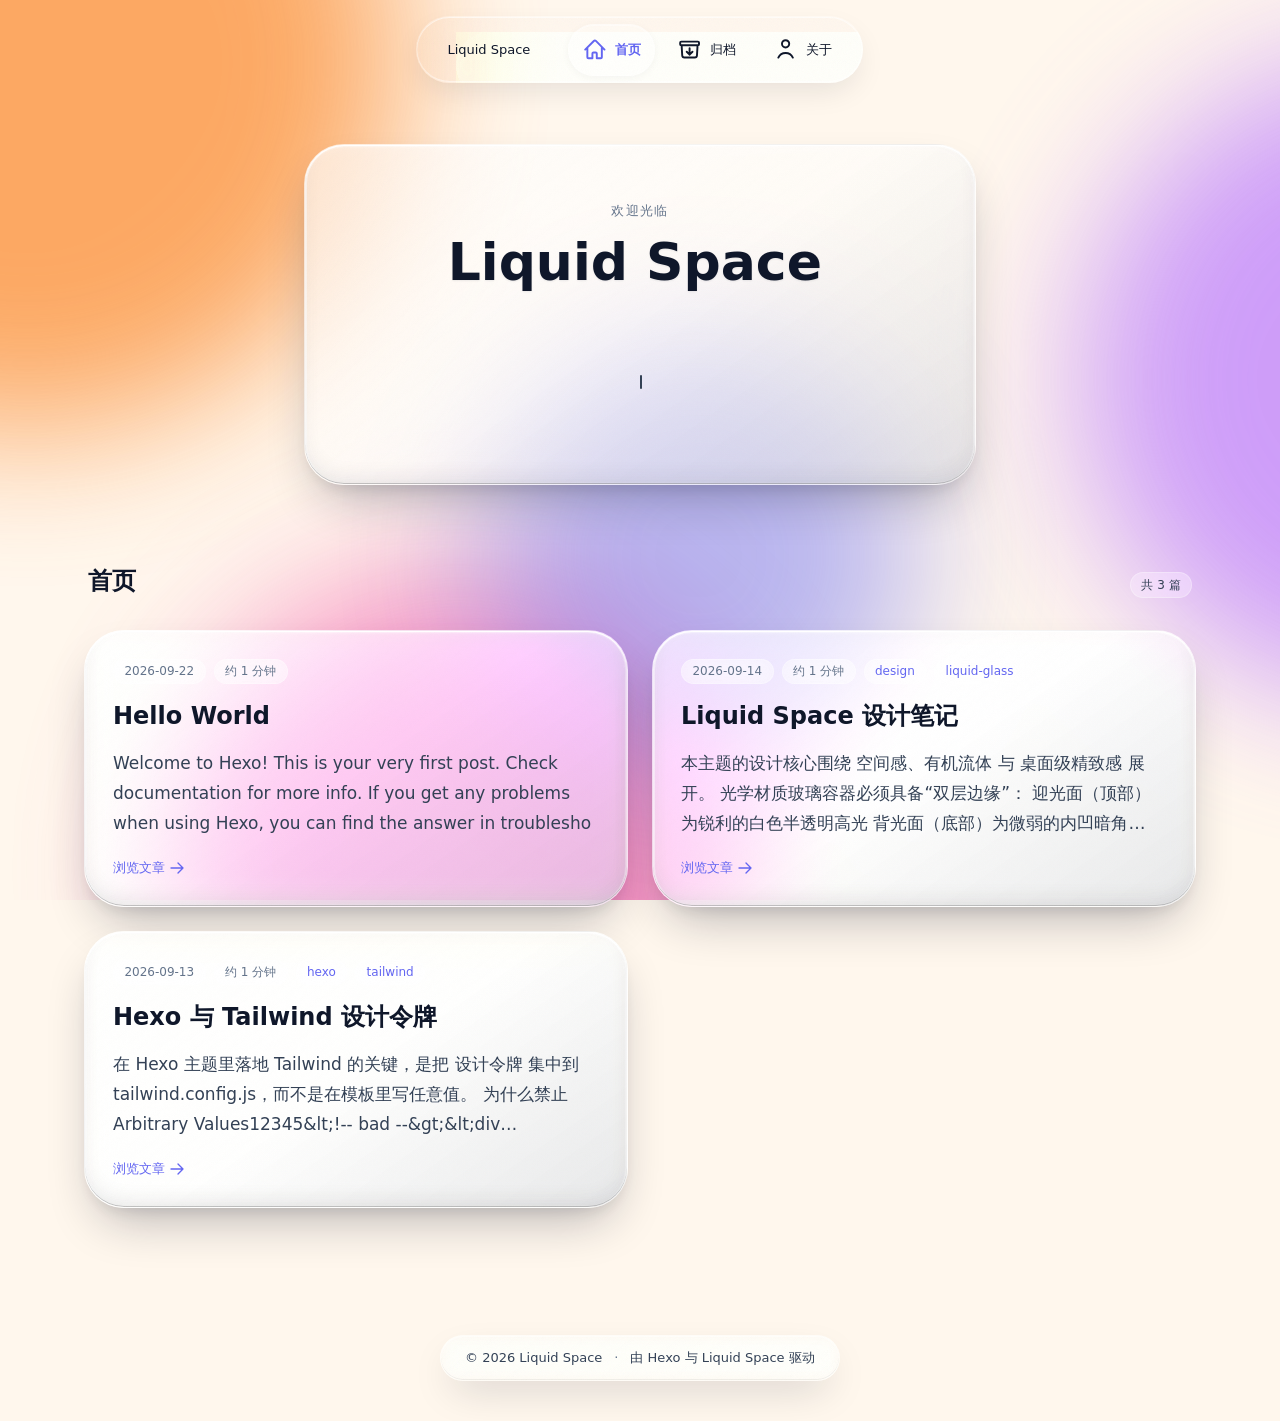
<file: index.html>
<!DOCTYPE html>
<html lang="zh-CN" data-aurora="sunset">
<head>
  <meta charset="utf-8">
<meta name="viewport" content="width=device-width, initial-scale=1, viewport-fit=cover">
<meta name="generator" content="Hexo">

<title>Liquid Space</title>

<meta name="description" content="A liquid-glass Hexo theme demo">

<meta name="author" content="Liquid Space">

<meta name="keywords" content="hexo,liquid-glass,theme">


<meta property="og:type" content="website">
<meta property="og:title" content="Liquid Space">

<meta property="og:description" content="A liquid-glass Hexo theme demo">

<meta property="og:site_name" content="Liquid Space">
<meta property="og:locale" content="zh-CN">

<meta name="twitter:card" content="summary_large_image">
<meta name="twitter:title" content="Liquid Space">

<meta name="twitter:description" content="A liquid-glass Hexo theme demo">


<link rel="canonical" href="https://haveanameisdifficult.github.io/index.html">
<link rel="stylesheet" href="/css/liquid.css">

<script>
  (function () {
    var mode = 'system';
    var dark = mode === 'dark' ||
      (mode === 'system' && window.matchMedia('(prefers-color-scheme: dark)').matches);
    if (dark) document.documentElement.classList.add('dark');
  })();
</script>


</head>
<body class="min-h-screen font-sans text-ink">
  <div class="aurora-canvas" aria-hidden="true">
  <div class="aurora-shift">
    <div class="aurora-blob aurora-blob-a"></div>
    <div class="aurora-blob aurora-blob-b"></div>
    <div class="aurora-blob aurora-blob-c"></div>
    <div class="aurora-blob aurora-blob-d"></div>
  </div>
</div>

  <header
  id="liquid-nav"
  class="fixed inset-x-0 top-0 z-nav safe-px pt-4"
>
  

  <div class="relative flex items-center justify-center gap-3">
    

  <nav
    id="nav-capsule"
    class="liquid-capsule liquid-specular liquid-nav-shell relative items-center"
    aria-label="菜单"
  >
    <div id="nav-indicator" class="nav-indicator" aria-hidden="true"></div>
    <a
      href="/"
      class="liquid-nav-btn liquid-nav-btn-lg relative z-10 flex items-center rounded-capsule text-meta text-ink no-underline"
    >
      <span class="nav-label">Liquid Space</span>
    </a>

    <div class="liquid-nav-divider bg-ink/15" aria-hidden="true"></div>

    
    
    <a
      href="/"
      class="liquid-nav-btn liquid-nav-btn-lg relative z-10 flex items-center rounded-capsule text-meta text-ink no-underline"
      data-nav-menu
      aria-current="page"
    >
      
      <svg class="liquid-nav-icon shrink-0" viewBox="0 0 24 24" fill="none" stroke="currentColor" stroke-width="2" aria-hidden="true"><path stroke-linecap="round" stroke-linejoin="round" d="M2.25 12l8.954-8.955a1.5 1.5 0 012.122 0L22.28 12M4.5 9.75v10.125c0 .621.504 1.125 1.125 1.125H9.75v-4.875c0-.621.504-1.125 1.125-1.125h2.25c.621 0 1.125.504 1.125 1.125V21h4.125c.621 0 1.125-.504 1.125-1.125V9.75"/></svg>
      <span class="nav-label">首页</span>
    </a>
    
    <a
      href="/archives"
      class="liquid-nav-btn liquid-nav-btn-lg relative z-10 flex items-center rounded-capsule text-meta text-ink no-underline"
      data-nav-menu
      
    >
      
      <svg class="liquid-nav-icon shrink-0" viewBox="0 0 24 24" fill="none" stroke="currentColor" stroke-width="2" aria-hidden="true"><path stroke-linecap="round" stroke-linejoin="round" d="M20.25 7.5l-.625 10.632a2.25 2.25 0 01-2.247 2.118H6.622a2.25 2.25 0 01-2.247-2.118L3.75 7.5m8.25 3v6.75m0 0l-3-3m3 3l3-3M3.375 7.5h17.25c.621 0 1.125-.504 1.125-1.125v-1.5c0-.621-.504-1.125-1.125-1.125H3.375c-.621 0-1.125.504-1.125 1.125v1.5c0 .621.504 1.125 1.125 1.125z"/></svg>
      <span class="nav-label">归档</span>
    </a>
    
    <a
      href="/about"
      class="liquid-nav-btn liquid-nav-btn-lg relative z-10 flex items-center rounded-capsule text-meta text-ink no-underline"
      data-nav-menu
      
    >
      
      <svg class="liquid-nav-icon shrink-0" viewBox="0 0 24 24" fill="none" stroke="currentColor" stroke-width="2" aria-hidden="true"><path stroke-linecap="round" stroke-linejoin="round" d="M15.75 6a3.75 3.75 0 11-7.5 0 3.75 3.75 0 017.5 0zM4.5 20.25a8.25 8.25 0 0115 0"/></svg>
      <span class="nav-label">关于</span>
    </a>
    

    
  </nav>
  </div>
</header>


  <main class="relative z-10 mx-auto w-full max-w-shell safe-px pb-24 pt-32">
    <section class="animate-float-up mb-16 pt-4 sm:mb-20">
  <div data-lens="hero" class="liquid-card liquid-hero liquid-specular mx-auto flex max-w-2xl flex-col justify-center px-8 py-10 text-center sm:px-12 sm:py-14">
    <p class="mb-3 text-meta tracking-widest text-ink-faint uppercase">
      欢迎光临
    </p>
    <h1 class="liquid-hero-title mb-4 font-display text-hero text-ink text-shadow-soft">
      <span class="typewriter" data-typewriter data-typewriter-delay="280">Liquid Space</span>
    </h1>
    <p class="liquid-hero-sub mx-auto max-w-md text-body text-ink-muted">
      <span class="typewriter" data-typewriter data-typewriter-delay="420">把思绪写成流动的形状</span>
    </p>
  </div>
</section>

<section class="space-y-8">
  <div class="flex items-baseline justify-between gap-4 px-1">
    <h2 class="font-display text-title text-ink">首页</h2>
    <a
      href="/archives"
      class="liquid-badge text-ink-muted no-underline transition hover:text-ink"
    >
      共 3 篇
    </a>
  </div>

  
  <div class="grid gap-6 md:grid-cols-2">
    
      
<article class="liquid-card liquid-specular group animate-float-up">
  <a
    href="/2026/09/22/hello-world/"
    class="relative z-10 flex h-full flex-col gap-4 p-card no-underline text-inherit"
  >
    

    <div class="flex flex-wrap items-center gap-2">
      <time class="liquid-badge text-ink-faint" datetime="2026-09-22T13:51:24.245Z">
        2026-09-22
      </time>
      <span class="liquid-badge text-ink-faint">
        约 1 分钟
      </span>
      
    </div>

    <h2 class="font-display text-title leading-snug text-ink transition group-hover:text-accent">
      Hello World
    </h2>

    <p class="line-clamp-3 flex-1 text-body text-ink-muted">
      Welcome to Hexo! This is your very first post. Check documentation for more info. If you get any problems when using Hexo, you can find the answer in troublesho
    </p>

    <span class="mt-1 inline-flex items-center gap-1 text-meta text-accent">
      浏览文章
      <svg class="h-4 w-4 transition-transform duration-liquid ease-jelly group-hover:translate-x-1" viewBox="0 0 24 24" fill="none" stroke="currentColor" stroke-width="2" aria-hidden="true">
        <path stroke-linecap="round" stroke-linejoin="round" d="M13.5 4.5L21 12m0 0l-7.5 7.5M21 12H3"/>
      </svg>
    </span>
  </a>
</article>

    
      
<article class="liquid-card liquid-specular group animate-float-up">
  <a
    href="/2026/09/14/liquid-space-notes/"
    class="relative z-10 flex h-full flex-col gap-4 p-card no-underline text-inherit"
  >
    

    <div class="flex flex-wrap items-center gap-2">
      <time class="liquid-badge text-ink-faint" datetime="2026-09-14T02:30:00.000Z">
        2026-09-14
      </time>
      <span class="liquid-badge text-ink-faint">
        约 1 分钟
      </span>
      
        <span class="liquid-badge text-accent">design</span>
      
        <span class="liquid-badge text-accent">liquid-glass</span>
      
    </div>

    <h2 class="font-display text-title leading-snug text-ink transition group-hover:text-accent">
      Liquid Space 设计笔记
    </h2>

    <p class="line-clamp-3 flex-1 text-body text-ink-muted">
      本主题的设计核心围绕 空间感、有机流体 与 桌面级精致感 展开。
光学材质玻璃容器必须具备“双层边缘”：

迎光面（顶部）为锐利的白色半透明高光
背光面（底部）为微弱的内凹暗角

123456.liquid-glass &amp;#123;  backdrop-filter: saturate(1.45) blur(28px)
    </p>

    <span class="mt-1 inline-flex items-center gap-1 text-meta text-accent">
      浏览文章
      <svg class="h-4 w-4 transition-transform duration-liquid ease-jelly group-hover:translate-x-1" viewBox="0 0 24 24" fill="none" stroke="currentColor" stroke-width="2" aria-hidden="true">
        <path stroke-linecap="round" stroke-linejoin="round" d="M13.5 4.5L21 12m0 0l-7.5 7.5M21 12H3"/>
      </svg>
    </span>
  </a>
</article>

    
      
<article class="liquid-card liquid-specular group animate-float-up">
  <a
    href="/2026/09/13/tailwind-tokens/"
    class="relative z-10 flex h-full flex-col gap-4 p-card no-underline text-inherit"
  >
    

    <div class="flex flex-wrap items-center gap-2">
      <time class="liquid-badge text-ink-faint" datetime="2026-09-13T10:00:00.000Z">
        2026-09-13
      </time>
      <span class="liquid-badge text-ink-faint">
        约 1 分钟
      </span>
      
        <span class="liquid-badge text-accent">hexo</span>
      
        <span class="liquid-badge text-accent">tailwind</span>
      
    </div>

    <h2 class="font-display text-title leading-snug text-ink transition group-hover:text-accent">
      Hexo 与 Tailwind 设计令牌
    </h2>

    <p class="line-clamp-3 flex-1 text-body text-ink-muted">
      在 Hexo 主题里落地 Tailwind 的关键，是把 设计令牌 集中到 tailwind.config.js，而不是在模板里写任意值。
为什么禁止 Arbitrary Values12345&amp;lt;!-- bad --&amp;gt;&amp;lt;div class=&amp;quot;blur-[28px]&amp;quot;&amp;gt;&amp;lt;
    </p>

    <span class="mt-1 inline-flex items-center gap-1 text-meta text-accent">
      浏览文章
      <svg class="h-4 w-4 transition-transform duration-liquid ease-jelly group-hover:translate-x-1" viewBox="0 0 24 24" fill="none" stroke="currentColor" stroke-width="2" aria-hidden="true">
        <path stroke-linecap="round" stroke-linejoin="round" d="M13.5 4.5L21 12m0 0l-7.5 7.5M21 12H3"/>
      </svg>
    </span>
  </a>
</article>

    
  </div>
  

  
</section>

  </main>

  <footer class="relative z-10 mx-auto w-full max-w-shell safe-px pb-10 pt-8">
  <div class="liquid-capsule mx-auto flex max-w-fit flex-col items-center gap-1 px-6 py-3 text-meta text-ink-muted sm:flex-row sm:gap-3">
    <span>
      &copy;
      2026
      Liquid Space
    </span>
    <span class="hidden sm:inline text-ink-faint" aria-hidden="true">·</span>
    
    <span>由 Hexo 与 Liquid Space 驱动</span>
    
  </div>
</footer>

  <script>
  window.LIQUID_CONFIG = {
    i18n: {
      copy: &#34;复制&#34;,
      copy_success: &#34;已复制&#34;,
      copy_failed: &#34;复制失败&#34;,
      loading: &#34;加载中&#34;
    },
    tocDepth: 3,
    enableCopy: true,
    isPost: false
  };
</script>

  <script src="/js/liquid-lens.js" defer></script>
  <script src="/js/liquid.js" defer></script>
</body>
</html>
</file>
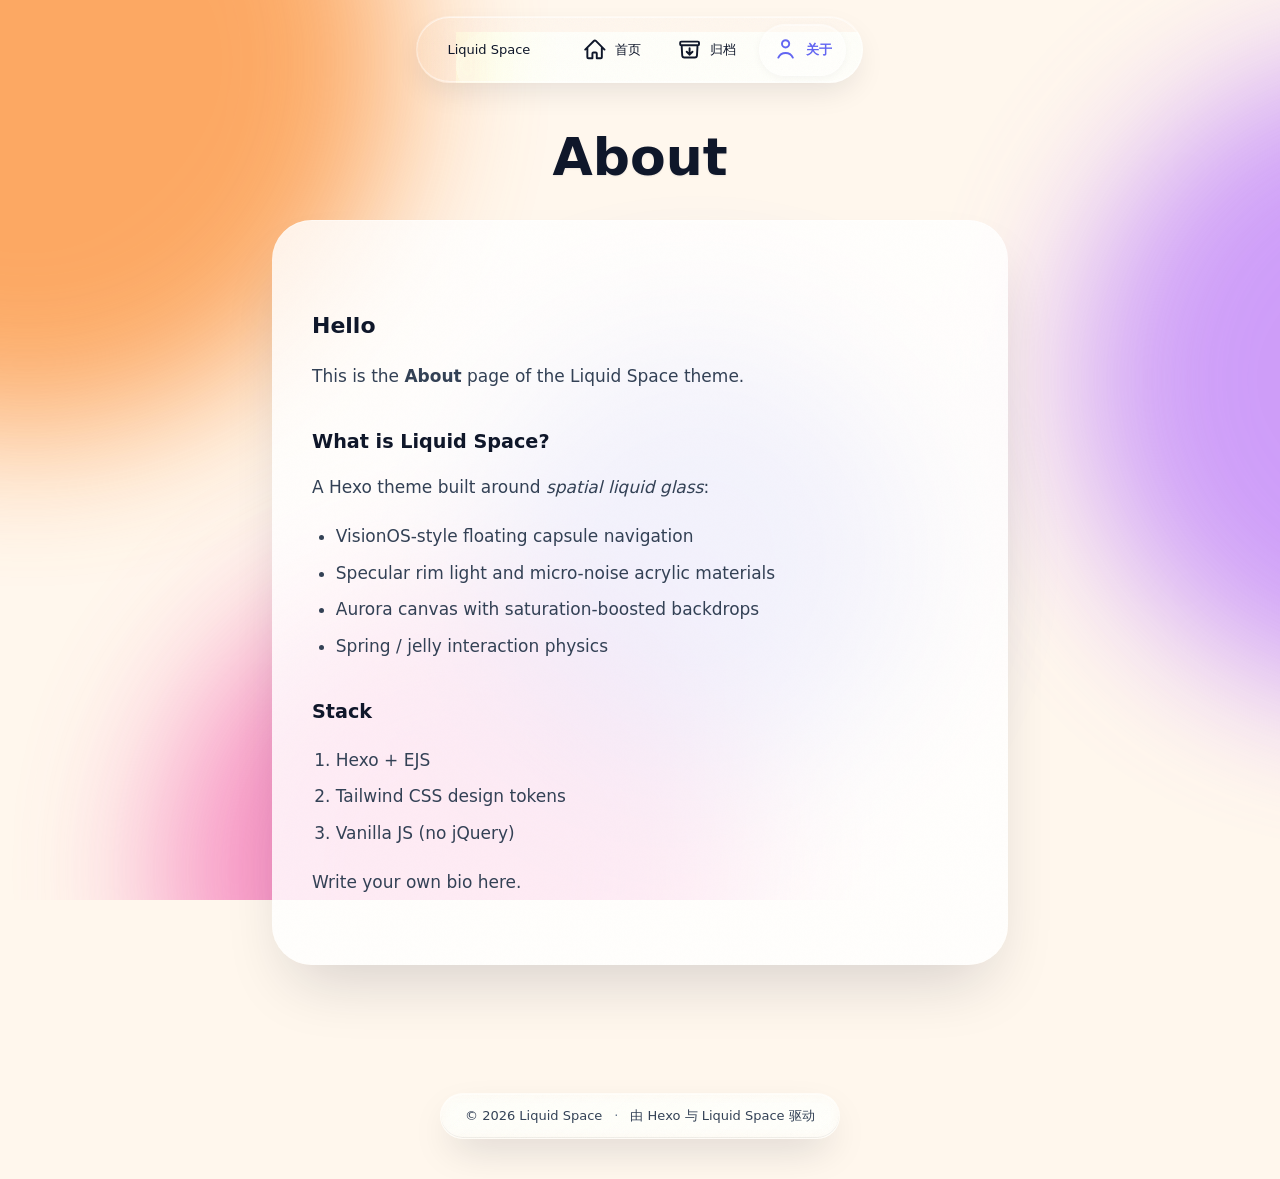
<file: about/index.html>
<!DOCTYPE html>
<html lang="zh-CN" data-aurora="sunset">
<head>
  <meta charset="utf-8">
<meta name="viewport" content="width=device-width, initial-scale=1, viewport-fit=cover">
<meta name="generator" content="Hexo">

<title>About · Liquid Space</title>

<meta name="description" content="A liquid-glass Hexo theme demo">

<meta name="author" content="Liquid Space">

<meta name="keywords" content="hexo,liquid-glass,theme">


<meta property="og:type" content="website">
<meta property="og:title" content="About · Liquid Space">

<meta property="og:description" content="A liquid-glass Hexo theme demo">

<meta property="og:site_name" content="Liquid Space">
<meta property="og:locale" content="zh-CN">

<meta name="twitter:card" content="summary_large_image">
<meta name="twitter:title" content="About · Liquid Space">

<meta name="twitter:description" content="A liquid-glass Hexo theme demo">


<link rel="canonical" href="https://haveanameisdifficult.github.io/about/index.html">
<link rel="stylesheet" href="/css/liquid.css">

<script>
  (function () {
    var mode = 'system';
    var dark = mode === 'dark' ||
      (mode === 'system' && window.matchMedia('(prefers-color-scheme: dark)').matches);
    if (dark) document.documentElement.classList.add('dark');
  })();
</script>


</head>
<body class="min-h-screen font-sans text-ink">
  <div class="aurora-canvas" aria-hidden="true">
  <div class="aurora-shift">
    <div class="aurora-blob aurora-blob-a"></div>
    <div class="aurora-blob aurora-blob-b"></div>
    <div class="aurora-blob aurora-blob-c"></div>
    <div class="aurora-blob aurora-blob-d"></div>
  </div>
</div>

  <header
  id="liquid-nav"
  class="fixed inset-x-0 top-0 z-nav safe-px pt-4"
>
  

  <div class="relative flex items-center justify-center gap-3">
    

  <nav
    id="nav-capsule"
    class="liquid-capsule liquid-specular liquid-nav-shell relative items-center"
    aria-label="菜单"
  >
    <div id="nav-indicator" class="nav-indicator" aria-hidden="true"></div>
    <a
      href="/"
      class="liquid-nav-btn liquid-nav-btn-lg relative z-10 flex items-center rounded-capsule text-meta text-ink no-underline"
    >
      <span class="nav-label">Liquid Space</span>
    </a>

    <div class="liquid-nav-divider bg-ink/15" aria-hidden="true"></div>

    
    
    <a
      href="/"
      class="liquid-nav-btn liquid-nav-btn-lg relative z-10 flex items-center rounded-capsule text-meta text-ink no-underline"
      data-nav-menu
      
    >
      
      <svg class="liquid-nav-icon shrink-0" viewBox="0 0 24 24" fill="none" stroke="currentColor" stroke-width="2" aria-hidden="true"><path stroke-linecap="round" stroke-linejoin="round" d="M2.25 12l8.954-8.955a1.5 1.5 0 012.122 0L22.28 12M4.5 9.75v10.125c0 .621.504 1.125 1.125 1.125H9.75v-4.875c0-.621.504-1.125 1.125-1.125h2.25c.621 0 1.125.504 1.125 1.125V21h4.125c.621 0 1.125-.504 1.125-1.125V9.75"/></svg>
      <span class="nav-label">首页</span>
    </a>
    
    <a
      href="/archives"
      class="liquid-nav-btn liquid-nav-btn-lg relative z-10 flex items-center rounded-capsule text-meta text-ink no-underline"
      data-nav-menu
      
    >
      
      <svg class="liquid-nav-icon shrink-0" viewBox="0 0 24 24" fill="none" stroke="currentColor" stroke-width="2" aria-hidden="true"><path stroke-linecap="round" stroke-linejoin="round" d="M20.25 7.5l-.625 10.632a2.25 2.25 0 01-2.247 2.118H6.622a2.25 2.25 0 01-2.247-2.118L3.75 7.5m8.25 3v6.75m0 0l-3-3m3 3l3-3M3.375 7.5h17.25c.621 0 1.125-.504 1.125-1.125v-1.5c0-.621-.504-1.125-1.125-1.125H3.375c-.621 0-1.125.504-1.125 1.125v1.5c0 .621.504 1.125 1.125 1.125z"/></svg>
      <span class="nav-label">归档</span>
    </a>
    
    <a
      href="/about"
      class="liquid-nav-btn liquid-nav-btn-lg relative z-10 flex items-center rounded-capsule text-meta text-ink no-underline"
      data-nav-menu
      aria-current="page"
    >
      
      <svg class="liquid-nav-icon shrink-0" viewBox="0 0 24 24" fill="none" stroke="currentColor" stroke-width="2" aria-hidden="true"><path stroke-linecap="round" stroke-linejoin="round" d="M15.75 6a3.75 3.75 0 11-7.5 0 3.75 3.75 0 017.5 0zM4.5 20.25a8.25 8.25 0 0115 0"/></svg>
      <span class="nav-label">关于</span>
    </a>
    

    
  </nav>
  </div>
</header>


  <main class="relative z-10 mx-auto w-full max-w-shell safe-px pb-24 pt-32">
    <article class="mx-auto w-full max-w-reading animate-float-up">
  <header class="mb-8 text-center">
    <h1 class="mb-3 font-display text-hero text-ink text-shadow-soft">
      About
    </h1>
  </header>

  <div class="liquid-reading relative px-6 py-10 sm:px-10 sm:py-12">
    <div class="prose-liquid relative z-10">
      <h2 id="Hello"><a href="#Hello" class="headerlink" title="Hello"></a>Hello</h2><p>This is the <strong>About</strong> page of the Liquid Space theme.</p>
<h3 id="What-is-Liquid-Space"><a href="#What-is-Liquid-Space" class="headerlink" title="What is Liquid Space?"></a>What is Liquid Space?</h3><p>A Hexo theme built around <em>spatial liquid glass</em>:</p>
<ul>
<li>VisionOS-style floating capsule navigation</li>
<li>Specular rim light and micro-noise acrylic materials</li>
<li>Aurora canvas with saturation-boosted backdrops</li>
<li>Spring &#x2F; jelly interaction physics</li>
</ul>
<h3 id="Stack"><a href="#Stack" class="headerlink" title="Stack"></a>Stack</h3><ol>
<li>Hexo + EJS</li>
<li>Tailwind CSS design tokens</li>
<li>Vanilla JS (no jQuery)</li>
</ol>
<p>Write your own bio here.</p>

    </div>
  </div>
</article>

  </main>

  <footer class="relative z-10 mx-auto w-full max-w-shell safe-px pb-10 pt-8">
  <div class="liquid-capsule mx-auto flex max-w-fit flex-col items-center gap-1 px-6 py-3 text-meta text-ink-muted sm:flex-row sm:gap-3">
    <span>
      &copy;
      2026
      Liquid Space
    </span>
    <span class="hidden sm:inline text-ink-faint" aria-hidden="true">·</span>
    
    <span>由 Hexo 与 Liquid Space 驱动</span>
    
  </div>
</footer>

  <script>
  window.LIQUID_CONFIG = {
    i18n: {
      copy: &#34;复制&#34;,
      copy_success: &#34;已复制&#34;,
      copy_failed: &#34;复制失败&#34;,
      loading: &#34;加载中&#34;
    },
    tocDepth: 3,
    enableCopy: true,
    isPost: false
  };
</script>

  <script src="/js/liquid-lens.js" defer></script>
  <script src="/js/liquid.js" defer></script>
</body>
</html>
</file>
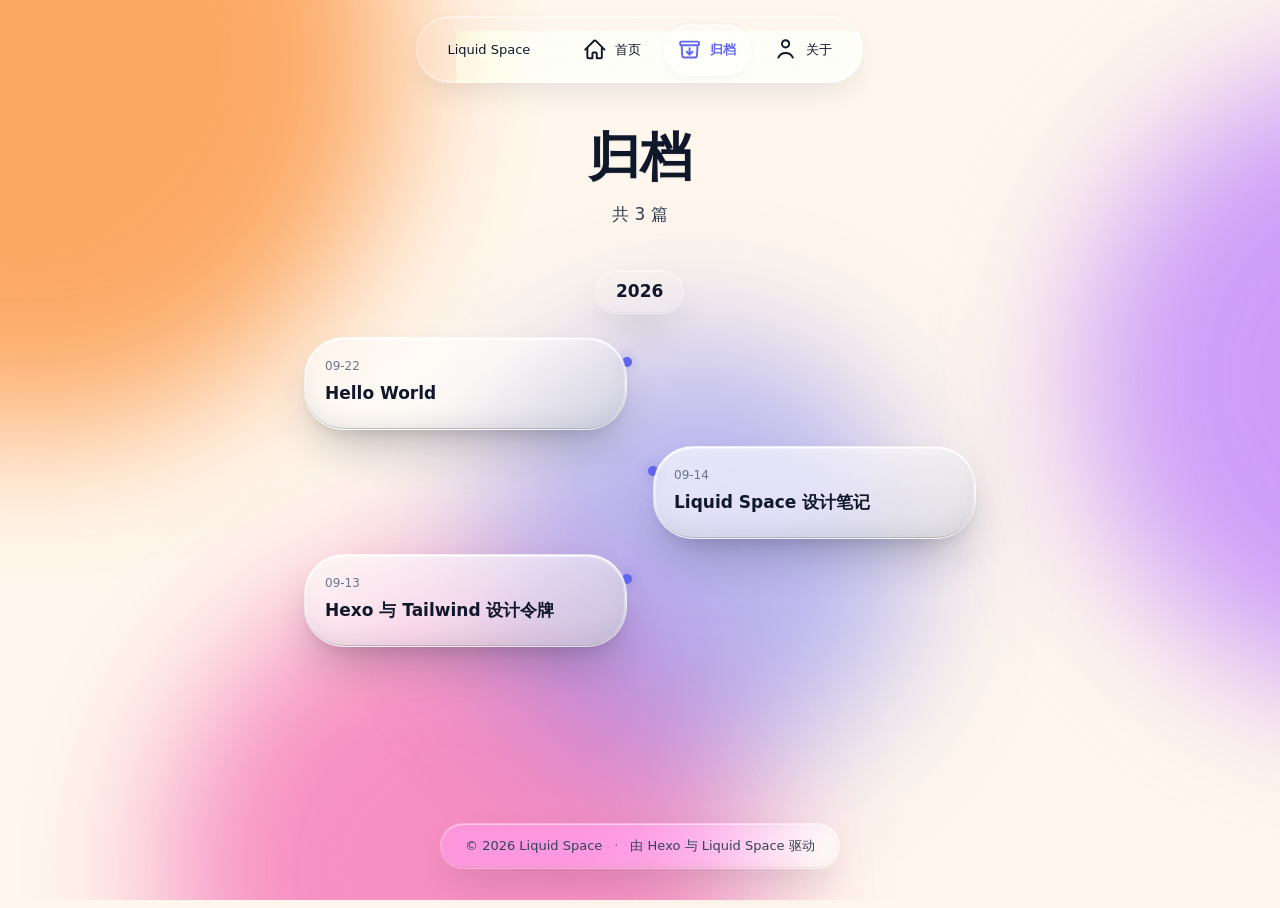
<file: archives/index.html>
<!DOCTYPE html>
<html lang="zh-CN" data-aurora="sunset">
<head>
  <meta charset="utf-8">
<meta name="viewport" content="width=device-width, initial-scale=1, viewport-fit=cover">
<meta name="generator" content="Hexo">

<title>Liquid Space</title>

<meta name="description" content="A liquid-glass Hexo theme demo">

<meta name="author" content="Liquid Space">

<meta name="keywords" content="hexo,liquid-glass,theme">


<meta property="og:type" content="website">
<meta property="og:title" content="Liquid Space">

<meta property="og:description" content="A liquid-glass Hexo theme demo">

<meta property="og:site_name" content="Liquid Space">
<meta property="og:locale" content="zh-CN">

<meta name="twitter:card" content="summary_large_image">
<meta name="twitter:title" content="Liquid Space">

<meta name="twitter:description" content="A liquid-glass Hexo theme demo">


<link rel="canonical" href="https://haveanameisdifficult.github.io/archives/index.html">
<link rel="stylesheet" href="/css/liquid.css">

<script>
  (function () {
    var mode = 'system';
    var dark = mode === 'dark' ||
      (mode === 'system' && window.matchMedia('(prefers-color-scheme: dark)').matches);
    if (dark) document.documentElement.classList.add('dark');
  })();
</script>


</head>
<body class="min-h-screen font-sans text-ink">
  <div class="aurora-canvas" aria-hidden="true">
  <div class="aurora-shift">
    <div class="aurora-blob aurora-blob-a"></div>
    <div class="aurora-blob aurora-blob-b"></div>
    <div class="aurora-blob aurora-blob-c"></div>
    <div class="aurora-blob aurora-blob-d"></div>
  </div>
</div>

  <header
  id="liquid-nav"
  class="fixed inset-x-0 top-0 z-nav safe-px pt-4"
>
  

  <div class="relative flex items-center justify-center gap-3">
    

  <nav
    id="nav-capsule"
    class="liquid-capsule liquid-specular liquid-nav-shell relative items-center"
    aria-label="菜单"
  >
    <div id="nav-indicator" class="nav-indicator" aria-hidden="true"></div>
    <a
      href="/"
      class="liquid-nav-btn liquid-nav-btn-lg relative z-10 flex items-center rounded-capsule text-meta text-ink no-underline"
    >
      <span class="nav-label">Liquid Space</span>
    </a>

    <div class="liquid-nav-divider bg-ink/15" aria-hidden="true"></div>

    
    
    <a
      href="/"
      class="liquid-nav-btn liquid-nav-btn-lg relative z-10 flex items-center rounded-capsule text-meta text-ink no-underline"
      data-nav-menu
      
    >
      
      <svg class="liquid-nav-icon shrink-0" viewBox="0 0 24 24" fill="none" stroke="currentColor" stroke-width="2" aria-hidden="true"><path stroke-linecap="round" stroke-linejoin="round" d="M2.25 12l8.954-8.955a1.5 1.5 0 012.122 0L22.28 12M4.5 9.75v10.125c0 .621.504 1.125 1.125 1.125H9.75v-4.875c0-.621.504-1.125 1.125-1.125h2.25c.621 0 1.125.504 1.125 1.125V21h4.125c.621 0 1.125-.504 1.125-1.125V9.75"/></svg>
      <span class="nav-label">首页</span>
    </a>
    
    <a
      href="/archives"
      class="liquid-nav-btn liquid-nav-btn-lg relative z-10 flex items-center rounded-capsule text-meta text-ink no-underline"
      data-nav-menu
      aria-current="page"
    >
      
      <svg class="liquid-nav-icon shrink-0" viewBox="0 0 24 24" fill="none" stroke="currentColor" stroke-width="2" aria-hidden="true"><path stroke-linecap="round" stroke-linejoin="round" d="M20.25 7.5l-.625 10.632a2.25 2.25 0 01-2.247 2.118H6.622a2.25 2.25 0 01-2.247-2.118L3.75 7.5m8.25 3v6.75m0 0l-3-3m3 3l3-3M3.375 7.5h17.25c.621 0 1.125-.504 1.125-1.125v-1.5c0-.621-.504-1.125-1.125-1.125H3.375c-.621 0-1.125.504-1.125 1.125v1.5c0 .621.504 1.125 1.125 1.125z"/></svg>
      <span class="nav-label">归档</span>
    </a>
    
    <a
      href="/about"
      class="liquid-nav-btn liquid-nav-btn-lg relative z-10 flex items-center rounded-capsule text-meta text-ink no-underline"
      data-nav-menu
      
    >
      
      <svg class="liquid-nav-icon shrink-0" viewBox="0 0 24 24" fill="none" stroke="currentColor" stroke-width="2" aria-hidden="true"><path stroke-linecap="round" stroke-linejoin="round" d="M15.75 6a3.75 3.75 0 11-7.5 0 3.75 3.75 0 017.5 0zM4.5 20.25a8.25 8.25 0 0115 0"/></svg>
      <span class="nav-label">关于</span>
    </a>
    

    
  </nav>
  </div>
</header>


  <main class="relative z-10 mx-auto w-full max-w-shell safe-px pb-24 pt-32">
    <section class="animate-float-up">
  <header class="mb-10 text-center">
    <h1 class="mb-3 font-display text-hero text-ink text-shadow-soft">
      归档
    </h1>
    <p class="text-body text-ink-muted">
      共 3 篇
    </p>
  </header>

  

  
  <div class="relative mx-auto max-w-2xl">
    <div
      class="absolute left-4 top-0 bottom-0 w-px bg-gradient-to-b from-transparent via-accent/50 to-transparent sm:left-1/2"
      aria-hidden="true"
    ></div>

    
    <section class="relative mb-12">
      <div class="relative z-10 mb-6 flex justify-start sm:justify-center">
        <span class="liquid-capsule px-5 py-1.5 font-display text-body font-semibold text-ink">
          2026
        </span>
      </div>

      <div class="space-y-4 pl-10 sm:pl-0">
        
        <article class="relative sm:pr-[52%]">
          <div
            class="absolute top-5 h-2.5 w-2.5 rounded-capsule bg-accent shadow-[0_0_12px_var(--liquid-accent-glow)] left-[-1.95rem] sm:left-auto sm:right-[calc(52%-0.35rem)]"
            aria-hidden="true"
          ></div>
          <a
            href="/2026/09/22/hello-world/"
            class="liquid-card liquid-specular group block p-5 no-underline text-inherit"
          >
            <time class="mb-1 block text-badge text-ink-faint" datetime="2026-09-22T13:51:24.245Z">
              09-22
            </time>
            <h2 class="line-clamp-2 font-display text-body font-semibold text-ink transition group-hover:text-accent">
              Hello World
            </h2>
          </a>
        </article>
        
        <article class="relative sm:pl-[52%]">
          <div
            class="absolute top-5 h-2.5 w-2.5 rounded-capsule bg-accent shadow-[0_0_12px_var(--liquid-accent-glow)] left-[-1.95rem] sm:left-[calc(52%-0.35rem)]"
            aria-hidden="true"
          ></div>
          <a
            href="/2026/09/14/liquid-space-notes/"
            class="liquid-card liquid-specular group block p-5 no-underline text-inherit"
          >
            <time class="mb-1 block text-badge text-ink-faint" datetime="2026-09-14T02:30:00.000Z">
              09-14
            </time>
            <h2 class="line-clamp-2 font-display text-body font-semibold text-ink transition group-hover:text-accent">
              Liquid Space 设计笔记
            </h2>
          </a>
        </article>
        
        <article class="relative sm:pr-[52%]">
          <div
            class="absolute top-5 h-2.5 w-2.5 rounded-capsule bg-accent shadow-[0_0_12px_var(--liquid-accent-glow)] left-[-1.95rem] sm:left-auto sm:right-[calc(52%-0.35rem)]"
            aria-hidden="true"
          ></div>
          <a
            href="/2026/09/13/tailwind-tokens/"
            class="liquid-card liquid-specular group block p-5 no-underline text-inherit"
          >
            <time class="mb-1 block text-badge text-ink-faint" datetime="2026-09-13T10:00:00.000Z">
              09-13
            </time>
            <h2 class="line-clamp-2 font-display text-body font-semibold text-ink transition group-hover:text-accent">
              Hexo 与 Tailwind 设计令牌
            </h2>
          </a>
        </article>
        
      </div>
    </section>
    
  </div>
  
</section>

  </main>

  <footer class="relative z-10 mx-auto w-full max-w-shell safe-px pb-10 pt-8">
  <div class="liquid-capsule mx-auto flex max-w-fit flex-col items-center gap-1 px-6 py-3 text-meta text-ink-muted sm:flex-row sm:gap-3">
    <span>
      &copy;
      2026
      Liquid Space
    </span>
    <span class="hidden sm:inline text-ink-faint" aria-hidden="true">·</span>
    
    <span>由 Hexo 与 Liquid Space 驱动</span>
    
  </div>
</footer>

  <script>
  window.LIQUID_CONFIG = {
    i18n: {
      copy: &#34;复制&#34;,
      copy_success: &#34;已复制&#34;,
      copy_failed: &#34;复制失败&#34;,
      loading: &#34;加载中&#34;
    },
    tocDepth: 3,
    enableCopy: true,
    isPost: false
  };
</script>

  <script src="/js/liquid-lens.js" defer></script>
  <script src="/js/liquid.js" defer></script>
</body>
</html>
</file>
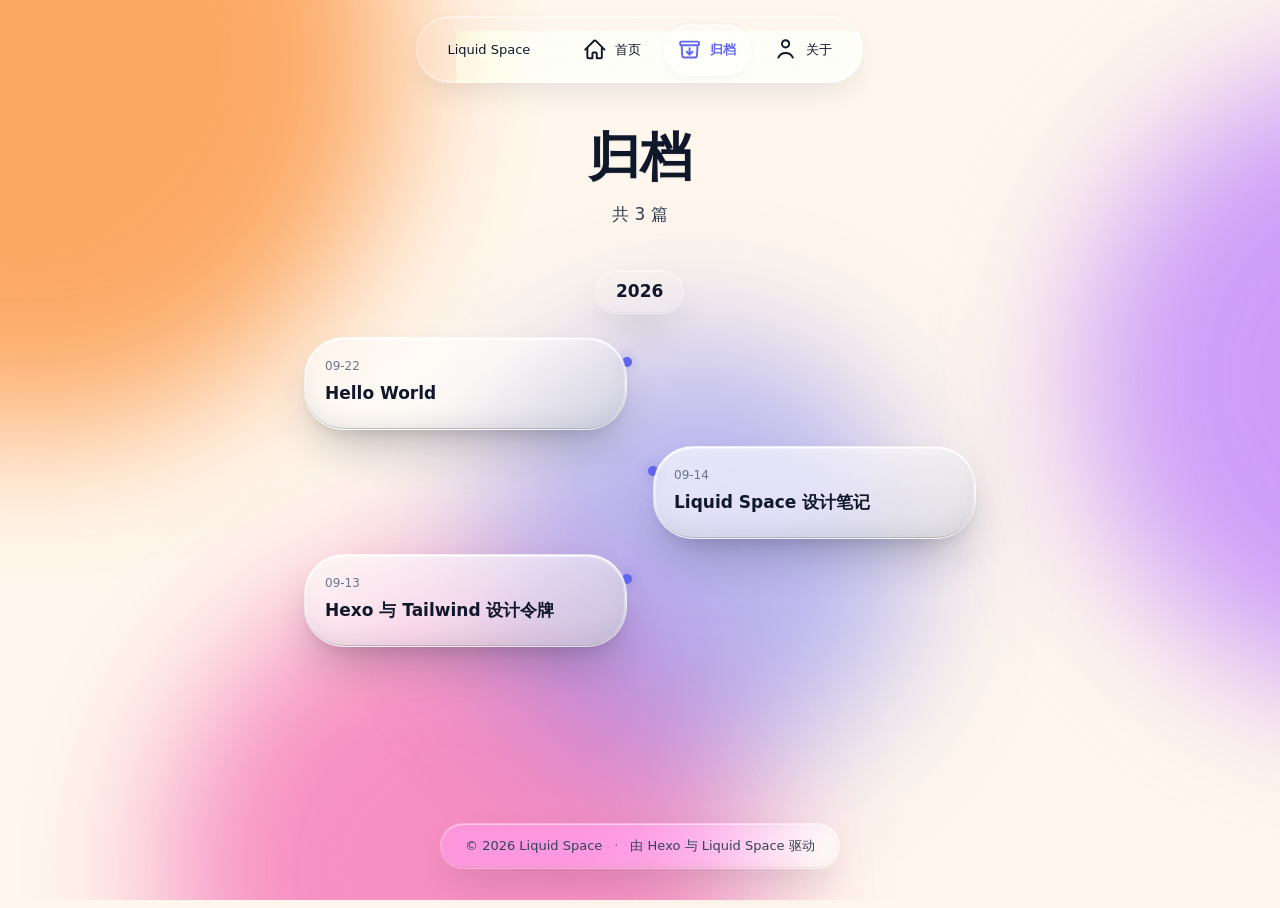
<file: archives/2026/index.html>
<!DOCTYPE html>
<html lang="zh-CN" data-aurora="sunset">
<head>
  <meta charset="utf-8">
<meta name="viewport" content="width=device-width, initial-scale=1, viewport-fit=cover">
<meta name="generator" content="Hexo">

<title>Liquid Space</title>

<meta name="description" content="A liquid-glass Hexo theme demo">

<meta name="author" content="Liquid Space">

<meta name="keywords" content="hexo,liquid-glass,theme">


<meta property="og:type" content="website">
<meta property="og:title" content="Liquid Space">

<meta property="og:description" content="A liquid-glass Hexo theme demo">

<meta property="og:site_name" content="Liquid Space">
<meta property="og:locale" content="zh-CN">

<meta name="twitter:card" content="summary_large_image">
<meta name="twitter:title" content="Liquid Space">

<meta name="twitter:description" content="A liquid-glass Hexo theme demo">


<link rel="canonical" href="https://haveanameisdifficult.github.io/archives/2026/index.html">
<link rel="stylesheet" href="/css/liquid.css">

<script>
  (function () {
    var mode = 'system';
    var dark = mode === 'dark' ||
      (mode === 'system' && window.matchMedia('(prefers-color-scheme: dark)').matches);
    if (dark) document.documentElement.classList.add('dark');
  })();
</script>


</head>
<body class="min-h-screen font-sans text-ink">
  <div class="aurora-canvas" aria-hidden="true">
  <div class="aurora-shift">
    <div class="aurora-blob aurora-blob-a"></div>
    <div class="aurora-blob aurora-blob-b"></div>
    <div class="aurora-blob aurora-blob-c"></div>
    <div class="aurora-blob aurora-blob-d"></div>
  </div>
</div>

  <header
  id="liquid-nav"
  class="fixed inset-x-0 top-0 z-nav safe-px pt-4"
>
  

  <div class="relative flex items-center justify-center gap-3">
    

  <nav
    id="nav-capsule"
    class="liquid-capsule liquid-specular liquid-nav-shell relative items-center"
    aria-label="菜单"
  >
    <div id="nav-indicator" class="nav-indicator" aria-hidden="true"></div>
    <a
      href="/"
      class="liquid-nav-btn liquid-nav-btn-lg relative z-10 flex items-center rounded-capsule text-meta text-ink no-underline"
    >
      <span class="nav-label">Liquid Space</span>
    </a>

    <div class="liquid-nav-divider bg-ink/15" aria-hidden="true"></div>

    
    
    <a
      href="/"
      class="liquid-nav-btn liquid-nav-btn-lg relative z-10 flex items-center rounded-capsule text-meta text-ink no-underline"
      data-nav-menu
      
    >
      
      <svg class="liquid-nav-icon shrink-0" viewBox="0 0 24 24" fill="none" stroke="currentColor" stroke-width="2" aria-hidden="true"><path stroke-linecap="round" stroke-linejoin="round" d="M2.25 12l8.954-8.955a1.5 1.5 0 012.122 0L22.28 12M4.5 9.75v10.125c0 .621.504 1.125 1.125 1.125H9.75v-4.875c0-.621.504-1.125 1.125-1.125h2.25c.621 0 1.125.504 1.125 1.125V21h4.125c.621 0 1.125-.504 1.125-1.125V9.75"/></svg>
      <span class="nav-label">首页</span>
    </a>
    
    <a
      href="/archives"
      class="liquid-nav-btn liquid-nav-btn-lg relative z-10 flex items-center rounded-capsule text-meta text-ink no-underline"
      data-nav-menu
      aria-current="page"
    >
      
      <svg class="liquid-nav-icon shrink-0" viewBox="0 0 24 24" fill="none" stroke="currentColor" stroke-width="2" aria-hidden="true"><path stroke-linecap="round" stroke-linejoin="round" d="M20.25 7.5l-.625 10.632a2.25 2.25 0 01-2.247 2.118H6.622a2.25 2.25 0 01-2.247-2.118L3.75 7.5m8.25 3v6.75m0 0l-3-3m3 3l3-3M3.375 7.5h17.25c.621 0 1.125-.504 1.125-1.125v-1.5c0-.621-.504-1.125-1.125-1.125H3.375c-.621 0-1.125.504-1.125 1.125v1.5c0 .621.504 1.125 1.125 1.125z"/></svg>
      <span class="nav-label">归档</span>
    </a>
    
    <a
      href="/about"
      class="liquid-nav-btn liquid-nav-btn-lg relative z-10 flex items-center rounded-capsule text-meta text-ink no-underline"
      data-nav-menu
      
    >
      
      <svg class="liquid-nav-icon shrink-0" viewBox="0 0 24 24" fill="none" stroke="currentColor" stroke-width="2" aria-hidden="true"><path stroke-linecap="round" stroke-linejoin="round" d="M15.75 6a3.75 3.75 0 11-7.5 0 3.75 3.75 0 017.5 0zM4.5 20.25a8.25 8.25 0 0115 0"/></svg>
      <span class="nav-label">关于</span>
    </a>
    

    
  </nav>
  </div>
</header>


  <main class="relative z-10 mx-auto w-full max-w-shell safe-px pb-24 pt-32">
    <section class="animate-float-up">
  <header class="mb-10 text-center">
    <h1 class="mb-3 font-display text-hero text-ink text-shadow-soft">
      归档
    </h1>
    <p class="text-body text-ink-muted">
      共 3 篇
    </p>
  </header>

  

  
  <div class="relative mx-auto max-w-2xl">
    <div
      class="absolute left-4 top-0 bottom-0 w-px bg-gradient-to-b from-transparent via-accent/50 to-transparent sm:left-1/2"
      aria-hidden="true"
    ></div>

    
    <section class="relative mb-12">
      <div class="relative z-10 mb-6 flex justify-start sm:justify-center">
        <span class="liquid-capsule px-5 py-1.5 font-display text-body font-semibold text-ink">
          2026
        </span>
      </div>

      <div class="space-y-4 pl-10 sm:pl-0">
        
        <article class="relative sm:pr-[52%]">
          <div
            class="absolute top-5 h-2.5 w-2.5 rounded-capsule bg-accent shadow-[0_0_12px_var(--liquid-accent-glow)] left-[-1.95rem] sm:left-auto sm:right-[calc(52%-0.35rem)]"
            aria-hidden="true"
          ></div>
          <a
            href="/2026/09/22/hello-world/"
            class="liquid-card liquid-specular group block p-5 no-underline text-inherit"
          >
            <time class="mb-1 block text-badge text-ink-faint" datetime="2026-09-22T13:51:24.245Z">
              09-22
            </time>
            <h2 class="line-clamp-2 font-display text-body font-semibold text-ink transition group-hover:text-accent">
              Hello World
            </h2>
          </a>
        </article>
        
        <article class="relative sm:pl-[52%]">
          <div
            class="absolute top-5 h-2.5 w-2.5 rounded-capsule bg-accent shadow-[0_0_12px_var(--liquid-accent-glow)] left-[-1.95rem] sm:left-[calc(52%-0.35rem)]"
            aria-hidden="true"
          ></div>
          <a
            href="/2026/09/14/liquid-space-notes/"
            class="liquid-card liquid-specular group block p-5 no-underline text-inherit"
          >
            <time class="mb-1 block text-badge text-ink-faint" datetime="2026-09-14T02:30:00.000Z">
              09-14
            </time>
            <h2 class="line-clamp-2 font-display text-body font-semibold text-ink transition group-hover:text-accent">
              Liquid Space 设计笔记
            </h2>
          </a>
        </article>
        
        <article class="relative sm:pr-[52%]">
          <div
            class="absolute top-5 h-2.5 w-2.5 rounded-capsule bg-accent shadow-[0_0_12px_var(--liquid-accent-glow)] left-[-1.95rem] sm:left-auto sm:right-[calc(52%-0.35rem)]"
            aria-hidden="true"
          ></div>
          <a
            href="/2026/09/13/tailwind-tokens/"
            class="liquid-card liquid-specular group block p-5 no-underline text-inherit"
          >
            <time class="mb-1 block text-badge text-ink-faint" datetime="2026-09-13T10:00:00.000Z">
              09-13
            </time>
            <h2 class="line-clamp-2 font-display text-body font-semibold text-ink transition group-hover:text-accent">
              Hexo 与 Tailwind 设计令牌
            </h2>
          </a>
        </article>
        
      </div>
    </section>
    
  </div>
  
</section>

  </main>

  <footer class="relative z-10 mx-auto w-full max-w-shell safe-px pb-10 pt-8">
  <div class="liquid-capsule mx-auto flex max-w-fit flex-col items-center gap-1 px-6 py-3 text-meta text-ink-muted sm:flex-row sm:gap-3">
    <span>
      &copy;
      2026
      Liquid Space
    </span>
    <span class="hidden sm:inline text-ink-faint" aria-hidden="true">·</span>
    
    <span>由 Hexo 与 Liquid Space 驱动</span>
    
  </div>
</footer>

  <script>
  window.LIQUID_CONFIG = {
    i18n: {
      copy: &#34;复制&#34;,
      copy_success: &#34;已复制&#34;,
      copy_failed: &#34;复制失败&#34;,
      loading: &#34;加载中&#34;
    },
    tocDepth: 3,
    enableCopy: true,
    isPost: false
  };
</script>

  <script src="/js/liquid-lens.js" defer></script>
  <script src="/js/liquid.js" defer></script>
</body>
</html>
</file>
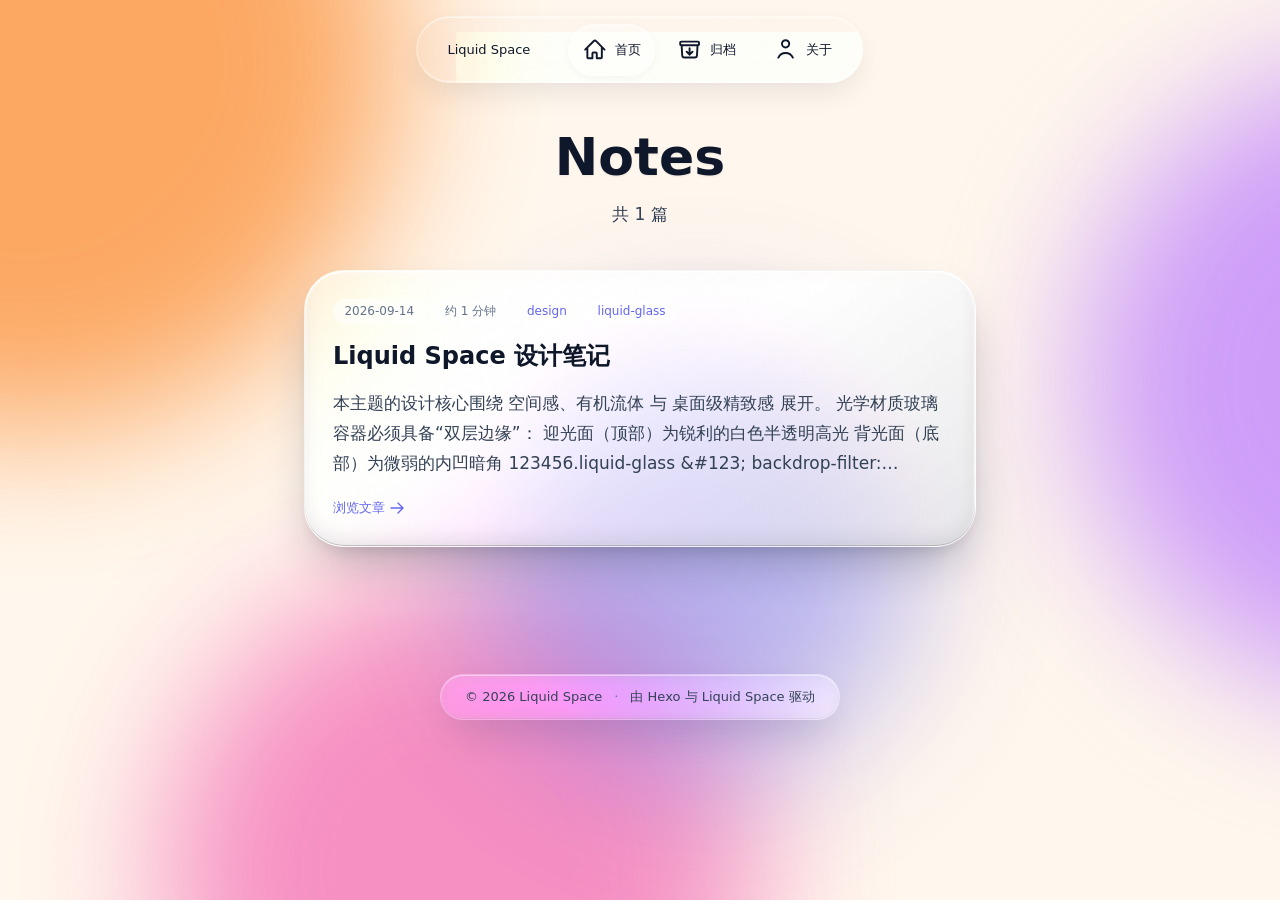
<file: categories/Notes/index.html>
<!DOCTYPE html>
<html lang="zh-CN" data-aurora="sunset">
<head>
  <meta charset="utf-8">
<meta name="viewport" content="width=device-width, initial-scale=1, viewport-fit=cover">
<meta name="generator" content="Hexo">

<title>Liquid Space</title>

<meta name="description" content="A liquid-glass Hexo theme demo">

<meta name="author" content="Liquid Space">

<meta name="keywords" content="hexo,liquid-glass,theme">


<meta property="og:type" content="website">
<meta property="og:title" content="Liquid Space">

<meta property="og:description" content="A liquid-glass Hexo theme demo">

<meta property="og:site_name" content="Liquid Space">
<meta property="og:locale" content="zh-CN">

<meta name="twitter:card" content="summary_large_image">
<meta name="twitter:title" content="Liquid Space">

<meta name="twitter:description" content="A liquid-glass Hexo theme demo">


<link rel="canonical" href="https://haveanameisdifficult.github.io/categories/Notes/index.html">
<link rel="stylesheet" href="/css/liquid.css">

<script>
  (function () {
    var mode = 'system';
    var dark = mode === 'dark' ||
      (mode === 'system' && window.matchMedia('(prefers-color-scheme: dark)').matches);
    if (dark) document.documentElement.classList.add('dark');
  })();
</script>


</head>
<body class="min-h-screen font-sans text-ink">
  <div class="aurora-canvas" aria-hidden="true">
  <div class="aurora-shift">
    <div class="aurora-blob aurora-blob-a"></div>
    <div class="aurora-blob aurora-blob-b"></div>
    <div class="aurora-blob aurora-blob-c"></div>
    <div class="aurora-blob aurora-blob-d"></div>
  </div>
</div>

  <header
  id="liquid-nav"
  class="fixed inset-x-0 top-0 z-nav safe-px pt-4"
>
  

  <div class="relative flex items-center justify-center gap-3">
    

  <nav
    id="nav-capsule"
    class="liquid-capsule liquid-specular liquid-nav-shell relative items-center"
    aria-label="菜单"
  >
    <div id="nav-indicator" class="nav-indicator" aria-hidden="true"></div>
    <a
      href="/"
      class="liquid-nav-btn liquid-nav-btn-lg relative z-10 flex items-center rounded-capsule text-meta text-ink no-underline"
    >
      <span class="nav-label">Liquid Space</span>
    </a>

    <div class="liquid-nav-divider bg-ink/15" aria-hidden="true"></div>

    
    
    <a
      href="/"
      class="liquid-nav-btn liquid-nav-btn-lg relative z-10 flex items-center rounded-capsule text-meta text-ink no-underline"
      data-nav-menu
      
    >
      
      <svg class="liquid-nav-icon shrink-0" viewBox="0 0 24 24" fill="none" stroke="currentColor" stroke-width="2" aria-hidden="true"><path stroke-linecap="round" stroke-linejoin="round" d="M2.25 12l8.954-8.955a1.5 1.5 0 012.122 0L22.28 12M4.5 9.75v10.125c0 .621.504 1.125 1.125 1.125H9.75v-4.875c0-.621.504-1.125 1.125-1.125h2.25c.621 0 1.125.504 1.125 1.125V21h4.125c.621 0 1.125-.504 1.125-1.125V9.75"/></svg>
      <span class="nav-label">首页</span>
    </a>
    
    <a
      href="/archives"
      class="liquid-nav-btn liquid-nav-btn-lg relative z-10 flex items-center rounded-capsule text-meta text-ink no-underline"
      data-nav-menu
      
    >
      
      <svg class="liquid-nav-icon shrink-0" viewBox="0 0 24 24" fill="none" stroke="currentColor" stroke-width="2" aria-hidden="true"><path stroke-linecap="round" stroke-linejoin="round" d="M20.25 7.5l-.625 10.632a2.25 2.25 0 01-2.247 2.118H6.622a2.25 2.25 0 01-2.247-2.118L3.75 7.5m8.25 3v6.75m0 0l-3-3m3 3l3-3M3.375 7.5h17.25c.621 0 1.125-.504 1.125-1.125v-1.5c0-.621-.504-1.125-1.125-1.125H3.375c-.621 0-1.125.504-1.125 1.125v1.5c0 .621.504 1.125 1.125 1.125z"/></svg>
      <span class="nav-label">归档</span>
    </a>
    
    <a
      href="/about"
      class="liquid-nav-btn liquid-nav-btn-lg relative z-10 flex items-center rounded-capsule text-meta text-ink no-underline"
      data-nav-menu
      
    >
      
      <svg class="liquid-nav-icon shrink-0" viewBox="0 0 24 24" fill="none" stroke="currentColor" stroke-width="2" aria-hidden="true"><path stroke-linecap="round" stroke-linejoin="round" d="M15.75 6a3.75 3.75 0 11-7.5 0 3.75 3.75 0 017.5 0zM4.5 20.25a8.25 8.25 0 0115 0"/></svg>
      <span class="nav-label">关于</span>
    </a>
    

    
  </nav>
  </div>
</header>


  <main class="relative z-10 mx-auto w-full max-w-shell safe-px pb-24 pt-32">
    <section class="animate-float-up">
  <header class="mb-10 text-center">
    <h1 class="mb-3 font-display text-hero text-ink text-shadow-soft">
      Notes
    </h1>
    <p class="text-body text-ink-muted">
      共 1 篇
    </p>
  </header>

  <div class="mx-auto grid max-w-2xl gap-6">
    
      
<article class="liquid-card liquid-specular group animate-float-up">
  <a
    href="/2026/09/14/liquid-space-notes/"
    class="relative z-10 flex h-full flex-col gap-4 p-card no-underline text-inherit"
  >
    

    <div class="flex flex-wrap items-center gap-2">
      <time class="liquid-badge text-ink-faint" datetime="2026-09-14T02:30:00.000Z">
        2026-09-14
      </time>
      <span class="liquid-badge text-ink-faint">
        约 1 分钟
      </span>
      
        <span class="liquid-badge text-accent">design</span>
      
        <span class="liquid-badge text-accent">liquid-glass</span>
      
    </div>

    <h2 class="font-display text-title leading-snug text-ink transition group-hover:text-accent">
      Liquid Space 设计笔记
    </h2>

    <p class="line-clamp-3 flex-1 text-body text-ink-muted">
      本主题的设计核心围绕 空间感、有机流体 与 桌面级精致感 展开。
光学材质玻璃容器必须具备“双层边缘”：

迎光面（顶部）为锐利的白色半透明高光
背光面（底部）为微弱的内凹暗角

123456.liquid-glass &amp;#123;  backdrop-filter: saturate(1.45) blur(28px)
    </p>

    <span class="mt-1 inline-flex items-center gap-1 text-meta text-accent">
      浏览文章
      <svg class="h-4 w-4 transition-transform duration-liquid ease-jelly group-hover:translate-x-1" viewBox="0 0 24 24" fill="none" stroke="currentColor" stroke-width="2" aria-hidden="true">
        <path stroke-linecap="round" stroke-linejoin="round" d="M13.5 4.5L21 12m0 0l-7.5 7.5M21 12H3"/>
      </svg>
    </span>
  </a>
</article>

    
  </div>

  

</section>

  </main>

  <footer class="relative z-10 mx-auto w-full max-w-shell safe-px pb-10 pt-8">
  <div class="liquid-capsule mx-auto flex max-w-fit flex-col items-center gap-1 px-6 py-3 text-meta text-ink-muted sm:flex-row sm:gap-3">
    <span>
      &copy;
      2026
      Liquid Space
    </span>
    <span class="hidden sm:inline text-ink-faint" aria-hidden="true">·</span>
    
    <span>由 Hexo 与 Liquid Space 驱动</span>
    
  </div>
</footer>

  <script>
  window.LIQUID_CONFIG = {
    i18n: {
      copy: &#34;复制&#34;,
      copy_success: &#34;已复制&#34;,
      copy_failed: &#34;复制失败&#34;,
      loading: &#34;加载中&#34;
    },
    tocDepth: 3,
    enableCopy: true,
    isPost: false
  };
</script>

  <script src="/js/liquid-lens.js" defer></script>
  <script src="/js/liquid.js" defer></script>
</body>
</html>
</file>
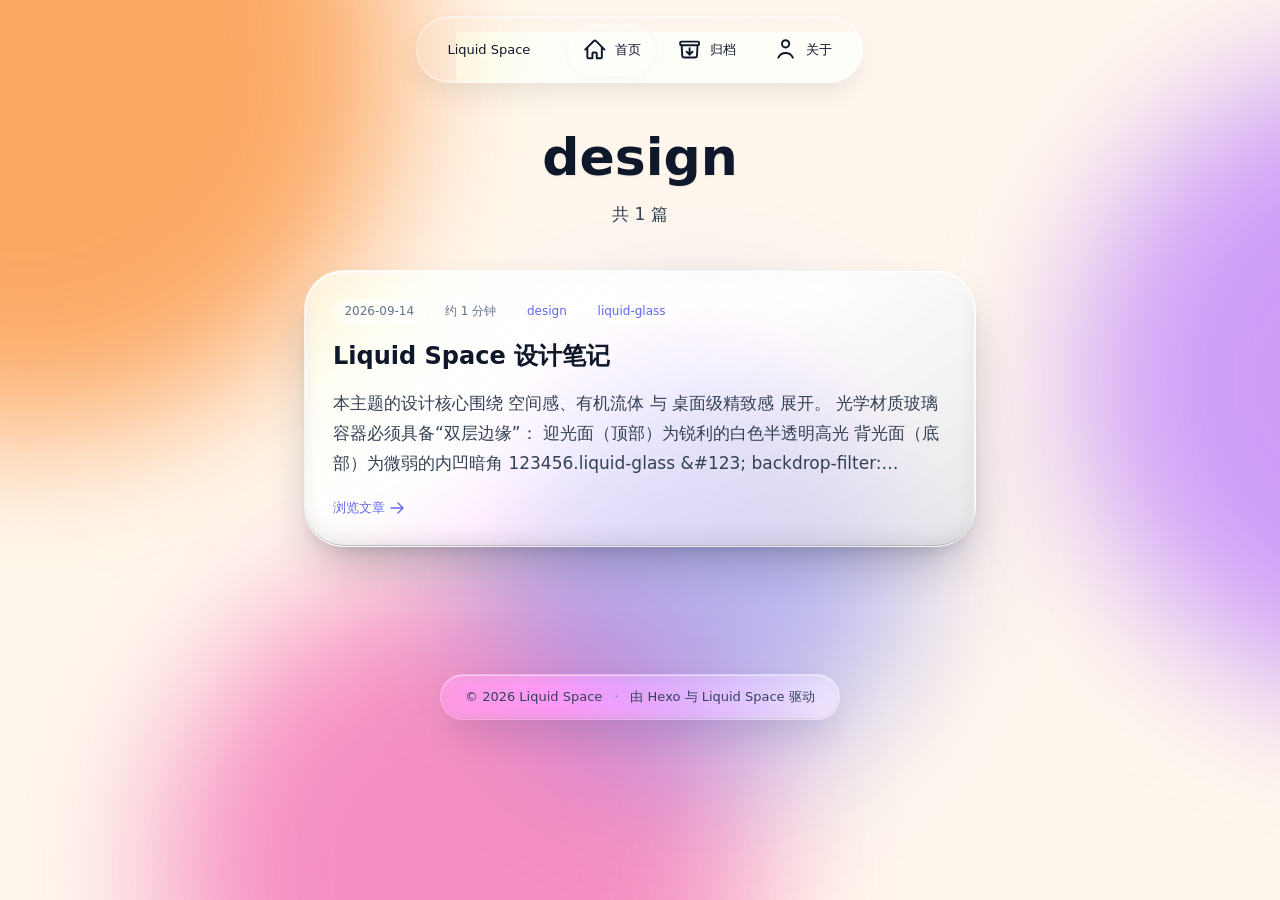
<file: tags/design/index.html>
<!DOCTYPE html>
<html lang="zh-CN" data-aurora="sunset">
<head>
  <meta charset="utf-8">
<meta name="viewport" content="width=device-width, initial-scale=1, viewport-fit=cover">
<meta name="generator" content="Hexo">

<title>Liquid Space</title>

<meta name="description" content="A liquid-glass Hexo theme demo">

<meta name="author" content="Liquid Space">

<meta name="keywords" content="hexo,liquid-glass,theme">


<meta property="og:type" content="website">
<meta property="og:title" content="Liquid Space">

<meta property="og:description" content="A liquid-glass Hexo theme demo">

<meta property="og:site_name" content="Liquid Space">
<meta property="og:locale" content="zh-CN">

<meta name="twitter:card" content="summary_large_image">
<meta name="twitter:title" content="Liquid Space">

<meta name="twitter:description" content="A liquid-glass Hexo theme demo">


<link rel="canonical" href="https://haveanameisdifficult.github.io/tags/design/index.html">
<link rel="stylesheet" href="/css/liquid.css">

<script>
  (function () {
    var mode = 'system';
    var dark = mode === 'dark' ||
      (mode === 'system' && window.matchMedia('(prefers-color-scheme: dark)').matches);
    if (dark) document.documentElement.classList.add('dark');
  })();
</script>


</head>
<body class="min-h-screen font-sans text-ink">
  <div class="aurora-canvas" aria-hidden="true">
  <div class="aurora-shift">
    <div class="aurora-blob aurora-blob-a"></div>
    <div class="aurora-blob aurora-blob-b"></div>
    <div class="aurora-blob aurora-blob-c"></div>
    <div class="aurora-blob aurora-blob-d"></div>
  </div>
</div>

  <header
  id="liquid-nav"
  class="fixed inset-x-0 top-0 z-nav safe-px pt-4"
>
  

  <div class="relative flex items-center justify-center gap-3">
    

  <nav
    id="nav-capsule"
    class="liquid-capsule liquid-specular liquid-nav-shell relative items-center"
    aria-label="菜单"
  >
    <div id="nav-indicator" class="nav-indicator" aria-hidden="true"></div>
    <a
      href="/"
      class="liquid-nav-btn liquid-nav-btn-lg relative z-10 flex items-center rounded-capsule text-meta text-ink no-underline"
    >
      <span class="nav-label">Liquid Space</span>
    </a>

    <div class="liquid-nav-divider bg-ink/15" aria-hidden="true"></div>

    
    
    <a
      href="/"
      class="liquid-nav-btn liquid-nav-btn-lg relative z-10 flex items-center rounded-capsule text-meta text-ink no-underline"
      data-nav-menu
      
    >
      
      <svg class="liquid-nav-icon shrink-0" viewBox="0 0 24 24" fill="none" stroke="currentColor" stroke-width="2" aria-hidden="true"><path stroke-linecap="round" stroke-linejoin="round" d="M2.25 12l8.954-8.955a1.5 1.5 0 012.122 0L22.28 12M4.5 9.75v10.125c0 .621.504 1.125 1.125 1.125H9.75v-4.875c0-.621.504-1.125 1.125-1.125h2.25c.621 0 1.125.504 1.125 1.125V21h4.125c.621 0 1.125-.504 1.125-1.125V9.75"/></svg>
      <span class="nav-label">首页</span>
    </a>
    
    <a
      href="/archives"
      class="liquid-nav-btn liquid-nav-btn-lg relative z-10 flex items-center rounded-capsule text-meta text-ink no-underline"
      data-nav-menu
      
    >
      
      <svg class="liquid-nav-icon shrink-0" viewBox="0 0 24 24" fill="none" stroke="currentColor" stroke-width="2" aria-hidden="true"><path stroke-linecap="round" stroke-linejoin="round" d="M20.25 7.5l-.625 10.632a2.25 2.25 0 01-2.247 2.118H6.622a2.25 2.25 0 01-2.247-2.118L3.75 7.5m8.25 3v6.75m0 0l-3-3m3 3l3-3M3.375 7.5h17.25c.621 0 1.125-.504 1.125-1.125v-1.5c0-.621-.504-1.125-1.125-1.125H3.375c-.621 0-1.125.504-1.125 1.125v1.5c0 .621.504 1.125 1.125 1.125z"/></svg>
      <span class="nav-label">归档</span>
    </a>
    
    <a
      href="/about"
      class="liquid-nav-btn liquid-nav-btn-lg relative z-10 flex items-center rounded-capsule text-meta text-ink no-underline"
      data-nav-menu
      
    >
      
      <svg class="liquid-nav-icon shrink-0" viewBox="0 0 24 24" fill="none" stroke="currentColor" stroke-width="2" aria-hidden="true"><path stroke-linecap="round" stroke-linejoin="round" d="M15.75 6a3.75 3.75 0 11-7.5 0 3.75 3.75 0 017.5 0zM4.5 20.25a8.25 8.25 0 0115 0"/></svg>
      <span class="nav-label">关于</span>
    </a>
    

    
  </nav>
  </div>
</header>


  <main class="relative z-10 mx-auto w-full max-w-shell safe-px pb-24 pt-32">
    <section class="animate-float-up">
  <header class="mb-10 text-center">
    <h1 class="mb-3 font-display text-hero text-ink text-shadow-soft">
      design
    </h1>
    <p class="text-body text-ink-muted">
      共 1 篇
    </p>
  </header>

  <div class="mx-auto grid max-w-2xl gap-6">
    
      
<article class="liquid-card liquid-specular group animate-float-up">
  <a
    href="/2026/09/14/liquid-space-notes/"
    class="relative z-10 flex h-full flex-col gap-4 p-card no-underline text-inherit"
  >
    

    <div class="flex flex-wrap items-center gap-2">
      <time class="liquid-badge text-ink-faint" datetime="2026-09-14T02:30:00.000Z">
        2026-09-14
      </time>
      <span class="liquid-badge text-ink-faint">
        约 1 分钟
      </span>
      
        <span class="liquid-badge text-accent">design</span>
      
        <span class="liquid-badge text-accent">liquid-glass</span>
      
    </div>

    <h2 class="font-display text-title leading-snug text-ink transition group-hover:text-accent">
      Liquid Space 设计笔记
    </h2>

    <p class="line-clamp-3 flex-1 text-body text-ink-muted">
      本主题的设计核心围绕 空间感、有机流体 与 桌面级精致感 展开。
光学材质玻璃容器必须具备“双层边缘”：

迎光面（顶部）为锐利的白色半透明高光
背光面（底部）为微弱的内凹暗角

123456.liquid-glass &amp;#123;  backdrop-filter: saturate(1.45) blur(28px)
    </p>

    <span class="mt-1 inline-flex items-center gap-1 text-meta text-accent">
      浏览文章
      <svg class="h-4 w-4 transition-transform duration-liquid ease-jelly group-hover:translate-x-1" viewBox="0 0 24 24" fill="none" stroke="currentColor" stroke-width="2" aria-hidden="true">
        <path stroke-linecap="round" stroke-linejoin="round" d="M13.5 4.5L21 12m0 0l-7.5 7.5M21 12H3"/>
      </svg>
    </span>
  </a>
</article>

    
  </div>

  

</section>

  </main>

  <footer class="relative z-10 mx-auto w-full max-w-shell safe-px pb-10 pt-8">
  <div class="liquid-capsule mx-auto flex max-w-fit flex-col items-center gap-1 px-6 py-3 text-meta text-ink-muted sm:flex-row sm:gap-3">
    <span>
      &copy;
      2026
      Liquid Space
    </span>
    <span class="hidden sm:inline text-ink-faint" aria-hidden="true">·</span>
    
    <span>由 Hexo 与 Liquid Space 驱动</span>
    
  </div>
</footer>

  <script>
  window.LIQUID_CONFIG = {
    i18n: {
      copy: &#34;复制&#34;,
      copy_success: &#34;已复制&#34;,
      copy_failed: &#34;复制失败&#34;,
      loading: &#34;加载中&#34;
    },
    tocDepth: 3,
    enableCopy: true,
    isPost: false
  };
</script>

  <script src="/js/liquid-lens.js" defer></script>
  <script src="/js/liquid.js" defer></script>
</body>
</html>
</file>
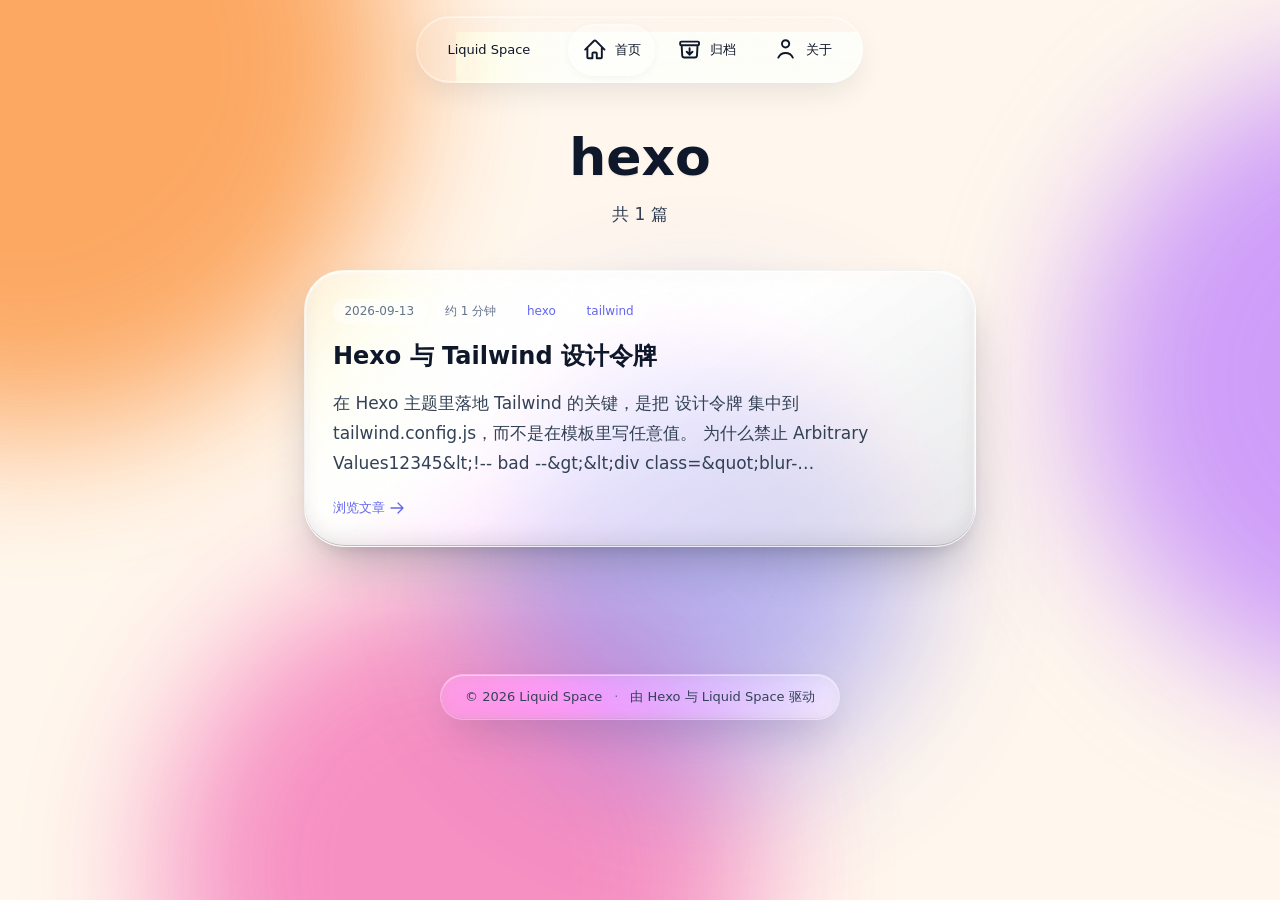
<file: tags/hexo/index.html>
<!DOCTYPE html>
<html lang="zh-CN" data-aurora="sunset">
<head>
  <meta charset="utf-8">
<meta name="viewport" content="width=device-width, initial-scale=1, viewport-fit=cover">
<meta name="generator" content="Hexo">

<title>Liquid Space</title>

<meta name="description" content="A liquid-glass Hexo theme demo">

<meta name="author" content="Liquid Space">

<meta name="keywords" content="hexo,liquid-glass,theme">


<meta property="og:type" content="website">
<meta property="og:title" content="Liquid Space">

<meta property="og:description" content="A liquid-glass Hexo theme demo">

<meta property="og:site_name" content="Liquid Space">
<meta property="og:locale" content="zh-CN">

<meta name="twitter:card" content="summary_large_image">
<meta name="twitter:title" content="Liquid Space">

<meta name="twitter:description" content="A liquid-glass Hexo theme demo">


<link rel="canonical" href="https://haveanameisdifficult.github.io/tags/hexo/index.html">
<link rel="stylesheet" href="/css/liquid.css">

<script>
  (function () {
    var mode = 'system';
    var dark = mode === 'dark' ||
      (mode === 'system' && window.matchMedia('(prefers-color-scheme: dark)').matches);
    if (dark) document.documentElement.classList.add('dark');
  })();
</script>


</head>
<body class="min-h-screen font-sans text-ink">
  <div class="aurora-canvas" aria-hidden="true">
  <div class="aurora-shift">
    <div class="aurora-blob aurora-blob-a"></div>
    <div class="aurora-blob aurora-blob-b"></div>
    <div class="aurora-blob aurora-blob-c"></div>
    <div class="aurora-blob aurora-blob-d"></div>
  </div>
</div>

  <header
  id="liquid-nav"
  class="fixed inset-x-0 top-0 z-nav safe-px pt-4"
>
  

  <div class="relative flex items-center justify-center gap-3">
    

  <nav
    id="nav-capsule"
    class="liquid-capsule liquid-specular liquid-nav-shell relative items-center"
    aria-label="菜单"
  >
    <div id="nav-indicator" class="nav-indicator" aria-hidden="true"></div>
    <a
      href="/"
      class="liquid-nav-btn liquid-nav-btn-lg relative z-10 flex items-center rounded-capsule text-meta text-ink no-underline"
    >
      <span class="nav-label">Liquid Space</span>
    </a>

    <div class="liquid-nav-divider bg-ink/15" aria-hidden="true"></div>

    
    
    <a
      href="/"
      class="liquid-nav-btn liquid-nav-btn-lg relative z-10 flex items-center rounded-capsule text-meta text-ink no-underline"
      data-nav-menu
      
    >
      
      <svg class="liquid-nav-icon shrink-0" viewBox="0 0 24 24" fill="none" stroke="currentColor" stroke-width="2" aria-hidden="true"><path stroke-linecap="round" stroke-linejoin="round" d="M2.25 12l8.954-8.955a1.5 1.5 0 012.122 0L22.28 12M4.5 9.75v10.125c0 .621.504 1.125 1.125 1.125H9.75v-4.875c0-.621.504-1.125 1.125-1.125h2.25c.621 0 1.125.504 1.125 1.125V21h4.125c.621 0 1.125-.504 1.125-1.125V9.75"/></svg>
      <span class="nav-label">首页</span>
    </a>
    
    <a
      href="/archives"
      class="liquid-nav-btn liquid-nav-btn-lg relative z-10 flex items-center rounded-capsule text-meta text-ink no-underline"
      data-nav-menu
      
    >
      
      <svg class="liquid-nav-icon shrink-0" viewBox="0 0 24 24" fill="none" stroke="currentColor" stroke-width="2" aria-hidden="true"><path stroke-linecap="round" stroke-linejoin="round" d="M20.25 7.5l-.625 10.632a2.25 2.25 0 01-2.247 2.118H6.622a2.25 2.25 0 01-2.247-2.118L3.75 7.5m8.25 3v6.75m0 0l-3-3m3 3l3-3M3.375 7.5h17.25c.621 0 1.125-.504 1.125-1.125v-1.5c0-.621-.504-1.125-1.125-1.125H3.375c-.621 0-1.125.504-1.125 1.125v1.5c0 .621.504 1.125 1.125 1.125z"/></svg>
      <span class="nav-label">归档</span>
    </a>
    
    <a
      href="/about"
      class="liquid-nav-btn liquid-nav-btn-lg relative z-10 flex items-center rounded-capsule text-meta text-ink no-underline"
      data-nav-menu
      
    >
      
      <svg class="liquid-nav-icon shrink-0" viewBox="0 0 24 24" fill="none" stroke="currentColor" stroke-width="2" aria-hidden="true"><path stroke-linecap="round" stroke-linejoin="round" d="M15.75 6a3.75 3.75 0 11-7.5 0 3.75 3.75 0 017.5 0zM4.5 20.25a8.25 8.25 0 0115 0"/></svg>
      <span class="nav-label">关于</span>
    </a>
    

    
  </nav>
  </div>
</header>


  <main class="relative z-10 mx-auto w-full max-w-shell safe-px pb-24 pt-32">
    <section class="animate-float-up">
  <header class="mb-10 text-center">
    <h1 class="mb-3 font-display text-hero text-ink text-shadow-soft">
      hexo
    </h1>
    <p class="text-body text-ink-muted">
      共 1 篇
    </p>
  </header>

  <div class="mx-auto grid max-w-2xl gap-6">
    
      
<article class="liquid-card liquid-specular group animate-float-up">
  <a
    href="/2026/09/13/tailwind-tokens/"
    class="relative z-10 flex h-full flex-col gap-4 p-card no-underline text-inherit"
  >
    

    <div class="flex flex-wrap items-center gap-2">
      <time class="liquid-badge text-ink-faint" datetime="2026-09-13T10:00:00.000Z">
        2026-09-13
      </time>
      <span class="liquid-badge text-ink-faint">
        约 1 分钟
      </span>
      
        <span class="liquid-badge text-accent">hexo</span>
      
        <span class="liquid-badge text-accent">tailwind</span>
      
    </div>

    <h2 class="font-display text-title leading-snug text-ink transition group-hover:text-accent">
      Hexo 与 Tailwind 设计令牌
    </h2>

    <p class="line-clamp-3 flex-1 text-body text-ink-muted">
      在 Hexo 主题里落地 Tailwind 的关键，是把 设计令牌 集中到 tailwind.config.js，而不是在模板里写任意值。
为什么禁止 Arbitrary Values12345&amp;lt;!-- bad --&amp;gt;&amp;lt;div class=&amp;quot;blur-[28px]&amp;quot;&amp;gt;&amp;lt;
    </p>

    <span class="mt-1 inline-flex items-center gap-1 text-meta text-accent">
      浏览文章
      <svg class="h-4 w-4 transition-transform duration-liquid ease-jelly group-hover:translate-x-1" viewBox="0 0 24 24" fill="none" stroke="currentColor" stroke-width="2" aria-hidden="true">
        <path stroke-linecap="round" stroke-linejoin="round" d="M13.5 4.5L21 12m0 0l-7.5 7.5M21 12H3"/>
      </svg>
    </span>
  </a>
</article>

    
  </div>

  

</section>

  </main>

  <footer class="relative z-10 mx-auto w-full max-w-shell safe-px pb-10 pt-8">
  <div class="liquid-capsule mx-auto flex max-w-fit flex-col items-center gap-1 px-6 py-3 text-meta text-ink-muted sm:flex-row sm:gap-3">
    <span>
      &copy;
      2026
      Liquid Space
    </span>
    <span class="hidden sm:inline text-ink-faint" aria-hidden="true">·</span>
    
    <span>由 Hexo 与 Liquid Space 驱动</span>
    
  </div>
</footer>

  <script>
  window.LIQUID_CONFIG = {
    i18n: {
      copy: &#34;复制&#34;,
      copy_success: &#34;已复制&#34;,
      copy_failed: &#34;复制失败&#34;,
      loading: &#34;加载中&#34;
    },
    tocDepth: 3,
    enableCopy: true,
    isPost: false
  };
</script>

  <script src="/js/liquid-lens.js" defer></script>
  <script src="/js/liquid.js" defer></script>
</body>
</html>
</file>
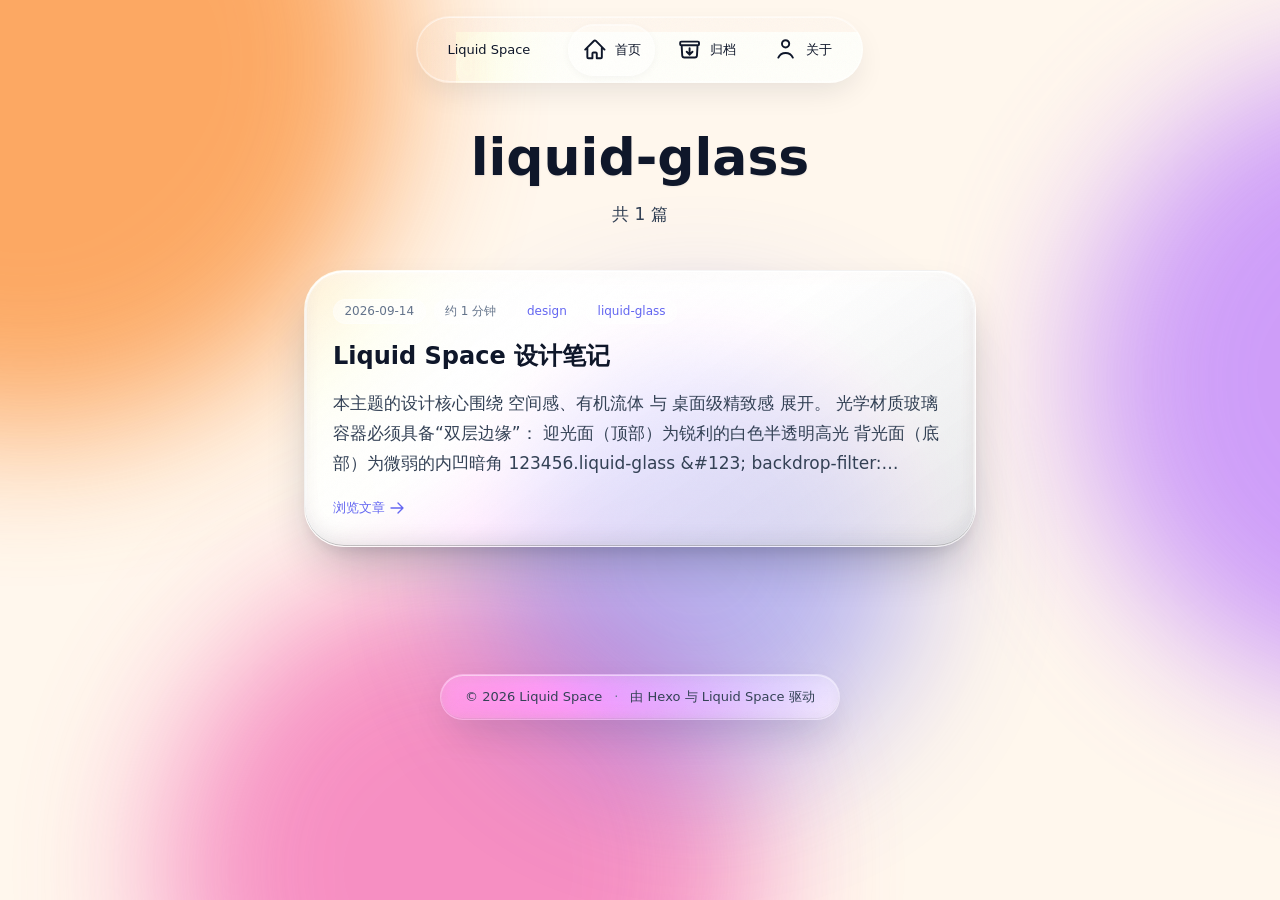
<file: tags/liquid-glass/index.html>
<!DOCTYPE html>
<html lang="zh-CN" data-aurora="sunset">
<head>
  <meta charset="utf-8">
<meta name="viewport" content="width=device-width, initial-scale=1, viewport-fit=cover">
<meta name="generator" content="Hexo">

<title>Liquid Space</title>

<meta name="description" content="A liquid-glass Hexo theme demo">

<meta name="author" content="Liquid Space">

<meta name="keywords" content="hexo,liquid-glass,theme">


<meta property="og:type" content="website">
<meta property="og:title" content="Liquid Space">

<meta property="og:description" content="A liquid-glass Hexo theme demo">

<meta property="og:site_name" content="Liquid Space">
<meta property="og:locale" content="zh-CN">

<meta name="twitter:card" content="summary_large_image">
<meta name="twitter:title" content="Liquid Space">

<meta name="twitter:description" content="A liquid-glass Hexo theme demo">


<link rel="canonical" href="https://haveanameisdifficult.github.io/tags/liquid-glass/index.html">
<link rel="stylesheet" href="/css/liquid.css">

<script>
  (function () {
    var mode = 'system';
    var dark = mode === 'dark' ||
      (mode === 'system' && window.matchMedia('(prefers-color-scheme: dark)').matches);
    if (dark) document.documentElement.classList.add('dark');
  })();
</script>


</head>
<body class="min-h-screen font-sans text-ink">
  <div class="aurora-canvas" aria-hidden="true">
  <div class="aurora-shift">
    <div class="aurora-blob aurora-blob-a"></div>
    <div class="aurora-blob aurora-blob-b"></div>
    <div class="aurora-blob aurora-blob-c"></div>
    <div class="aurora-blob aurora-blob-d"></div>
  </div>
</div>

  <header
  id="liquid-nav"
  class="fixed inset-x-0 top-0 z-nav safe-px pt-4"
>
  

  <div class="relative flex items-center justify-center gap-3">
    

  <nav
    id="nav-capsule"
    class="liquid-capsule liquid-specular liquid-nav-shell relative items-center"
    aria-label="菜单"
  >
    <div id="nav-indicator" class="nav-indicator" aria-hidden="true"></div>
    <a
      href="/"
      class="liquid-nav-btn liquid-nav-btn-lg relative z-10 flex items-center rounded-capsule text-meta text-ink no-underline"
    >
      <span class="nav-label">Liquid Space</span>
    </a>

    <div class="liquid-nav-divider bg-ink/15" aria-hidden="true"></div>

    
    
    <a
      href="/"
      class="liquid-nav-btn liquid-nav-btn-lg relative z-10 flex items-center rounded-capsule text-meta text-ink no-underline"
      data-nav-menu
      
    >
      
      <svg class="liquid-nav-icon shrink-0" viewBox="0 0 24 24" fill="none" stroke="currentColor" stroke-width="2" aria-hidden="true"><path stroke-linecap="round" stroke-linejoin="round" d="M2.25 12l8.954-8.955a1.5 1.5 0 012.122 0L22.28 12M4.5 9.75v10.125c0 .621.504 1.125 1.125 1.125H9.75v-4.875c0-.621.504-1.125 1.125-1.125h2.25c.621 0 1.125.504 1.125 1.125V21h4.125c.621 0 1.125-.504 1.125-1.125V9.75"/></svg>
      <span class="nav-label">首页</span>
    </a>
    
    <a
      href="/archives"
      class="liquid-nav-btn liquid-nav-btn-lg relative z-10 flex items-center rounded-capsule text-meta text-ink no-underline"
      data-nav-menu
      
    >
      
      <svg class="liquid-nav-icon shrink-0" viewBox="0 0 24 24" fill="none" stroke="currentColor" stroke-width="2" aria-hidden="true"><path stroke-linecap="round" stroke-linejoin="round" d="M20.25 7.5l-.625 10.632a2.25 2.25 0 01-2.247 2.118H6.622a2.25 2.25 0 01-2.247-2.118L3.75 7.5m8.25 3v6.75m0 0l-3-3m3 3l3-3M3.375 7.5h17.25c.621 0 1.125-.504 1.125-1.125v-1.5c0-.621-.504-1.125-1.125-1.125H3.375c-.621 0-1.125.504-1.125 1.125v1.5c0 .621.504 1.125 1.125 1.125z"/></svg>
      <span class="nav-label">归档</span>
    </a>
    
    <a
      href="/about"
      class="liquid-nav-btn liquid-nav-btn-lg relative z-10 flex items-center rounded-capsule text-meta text-ink no-underline"
      data-nav-menu
      
    >
      
      <svg class="liquid-nav-icon shrink-0" viewBox="0 0 24 24" fill="none" stroke="currentColor" stroke-width="2" aria-hidden="true"><path stroke-linecap="round" stroke-linejoin="round" d="M15.75 6a3.75 3.75 0 11-7.5 0 3.75 3.75 0 017.5 0zM4.5 20.25a8.25 8.25 0 0115 0"/></svg>
      <span class="nav-label">关于</span>
    </a>
    

    
  </nav>
  </div>
</header>


  <main class="relative z-10 mx-auto w-full max-w-shell safe-px pb-24 pt-32">
    <section class="animate-float-up">
  <header class="mb-10 text-center">
    <h1 class="mb-3 font-display text-hero text-ink text-shadow-soft">
      liquid-glass
    </h1>
    <p class="text-body text-ink-muted">
      共 1 篇
    </p>
  </header>

  <div class="mx-auto grid max-w-2xl gap-6">
    
      
<article class="liquid-card liquid-specular group animate-float-up">
  <a
    href="/2026/09/14/liquid-space-notes/"
    class="relative z-10 flex h-full flex-col gap-4 p-card no-underline text-inherit"
  >
    

    <div class="flex flex-wrap items-center gap-2">
      <time class="liquid-badge text-ink-faint" datetime="2026-09-14T02:30:00.000Z">
        2026-09-14
      </time>
      <span class="liquid-badge text-ink-faint">
        约 1 分钟
      </span>
      
        <span class="liquid-badge text-accent">design</span>
      
        <span class="liquid-badge text-accent">liquid-glass</span>
      
    </div>

    <h2 class="font-display text-title leading-snug text-ink transition group-hover:text-accent">
      Liquid Space 设计笔记
    </h2>

    <p class="line-clamp-3 flex-1 text-body text-ink-muted">
      本主题的设计核心围绕 空间感、有机流体 与 桌面级精致感 展开。
光学材质玻璃容器必须具备“双层边缘”：

迎光面（顶部）为锐利的白色半透明高光
背光面（底部）为微弱的内凹暗角

123456.liquid-glass &amp;#123;  backdrop-filter: saturate(1.45) blur(28px)
    </p>

    <span class="mt-1 inline-flex items-center gap-1 text-meta text-accent">
      浏览文章
      <svg class="h-4 w-4 transition-transform duration-liquid ease-jelly group-hover:translate-x-1" viewBox="0 0 24 24" fill="none" stroke="currentColor" stroke-width="2" aria-hidden="true">
        <path stroke-linecap="round" stroke-linejoin="round" d="M13.5 4.5L21 12m0 0l-7.5 7.5M21 12H3"/>
      </svg>
    </span>
  </a>
</article>

    
  </div>

  

</section>

  </main>

  <footer class="relative z-10 mx-auto w-full max-w-shell safe-px pb-10 pt-8">
  <div class="liquid-capsule mx-auto flex max-w-fit flex-col items-center gap-1 px-6 py-3 text-meta text-ink-muted sm:flex-row sm:gap-3">
    <span>
      &copy;
      2026
      Liquid Space
    </span>
    <span class="hidden sm:inline text-ink-faint" aria-hidden="true">·</span>
    
    <span>由 Hexo 与 Liquid Space 驱动</span>
    
  </div>
</footer>

  <script>
  window.LIQUID_CONFIG = {
    i18n: {
      copy: &#34;复制&#34;,
      copy_success: &#34;已复制&#34;,
      copy_failed: &#34;复制失败&#34;,
      loading: &#34;加载中&#34;
    },
    tocDepth: 3,
    enableCopy: true,
    isPost: false
  };
</script>

  <script src="/js/liquid-lens.js" defer></script>
  <script src="/js/liquid.js" defer></script>
</body>
</html>
</file>
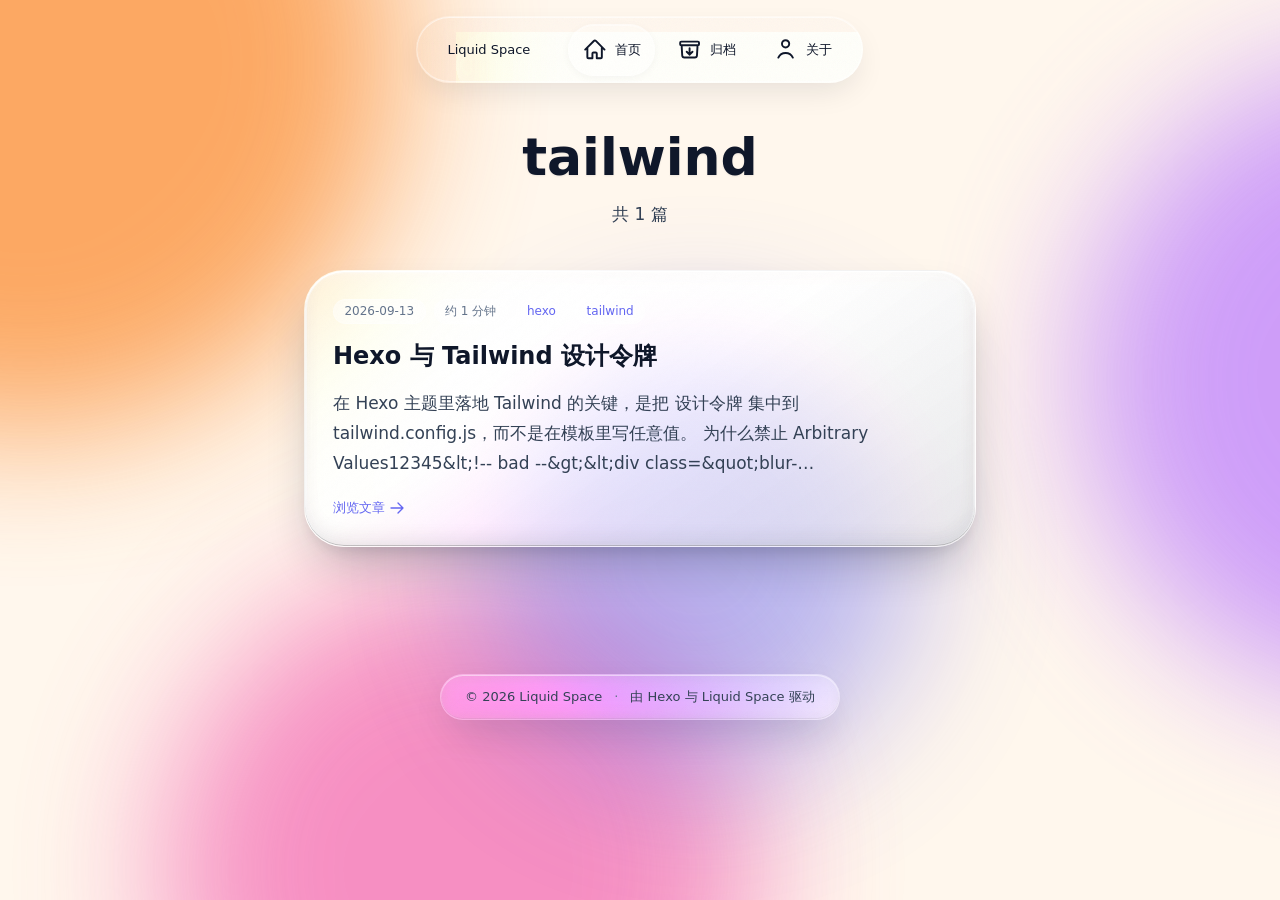
<file: tags/tailwind/index.html>
<!DOCTYPE html>
<html lang="zh-CN" data-aurora="sunset">
<head>
  <meta charset="utf-8">
<meta name="viewport" content="width=device-width, initial-scale=1, viewport-fit=cover">
<meta name="generator" content="Hexo">

<title>Liquid Space</title>

<meta name="description" content="A liquid-glass Hexo theme demo">

<meta name="author" content="Liquid Space">

<meta name="keywords" content="hexo,liquid-glass,theme">


<meta property="og:type" content="website">
<meta property="og:title" content="Liquid Space">

<meta property="og:description" content="A liquid-glass Hexo theme demo">

<meta property="og:site_name" content="Liquid Space">
<meta property="og:locale" content="zh-CN">

<meta name="twitter:card" content="summary_large_image">
<meta name="twitter:title" content="Liquid Space">

<meta name="twitter:description" content="A liquid-glass Hexo theme demo">


<link rel="canonical" href="https://haveanameisdifficult.github.io/tags/tailwind/index.html">
<link rel="stylesheet" href="/css/liquid.css">

<script>
  (function () {
    var mode = 'system';
    var dark = mode === 'dark' ||
      (mode === 'system' && window.matchMedia('(prefers-color-scheme: dark)').matches);
    if (dark) document.documentElement.classList.add('dark');
  })();
</script>


</head>
<body class="min-h-screen font-sans text-ink">
  <div class="aurora-canvas" aria-hidden="true">
  <div class="aurora-shift">
    <div class="aurora-blob aurora-blob-a"></div>
    <div class="aurora-blob aurora-blob-b"></div>
    <div class="aurora-blob aurora-blob-c"></div>
    <div class="aurora-blob aurora-blob-d"></div>
  </div>
</div>

  <header
  id="liquid-nav"
  class="fixed inset-x-0 top-0 z-nav safe-px pt-4"
>
  

  <div class="relative flex items-center justify-center gap-3">
    

  <nav
    id="nav-capsule"
    class="liquid-capsule liquid-specular liquid-nav-shell relative items-center"
    aria-label="菜单"
  >
    <div id="nav-indicator" class="nav-indicator" aria-hidden="true"></div>
    <a
      href="/"
      class="liquid-nav-btn liquid-nav-btn-lg relative z-10 flex items-center rounded-capsule text-meta text-ink no-underline"
    >
      <span class="nav-label">Liquid Space</span>
    </a>

    <div class="liquid-nav-divider bg-ink/15" aria-hidden="true"></div>

    
    
    <a
      href="/"
      class="liquid-nav-btn liquid-nav-btn-lg relative z-10 flex items-center rounded-capsule text-meta text-ink no-underline"
      data-nav-menu
      
    >
      
      <svg class="liquid-nav-icon shrink-0" viewBox="0 0 24 24" fill="none" stroke="currentColor" stroke-width="2" aria-hidden="true"><path stroke-linecap="round" stroke-linejoin="round" d="M2.25 12l8.954-8.955a1.5 1.5 0 012.122 0L22.28 12M4.5 9.75v10.125c0 .621.504 1.125 1.125 1.125H9.75v-4.875c0-.621.504-1.125 1.125-1.125h2.25c.621 0 1.125.504 1.125 1.125V21h4.125c.621 0 1.125-.504 1.125-1.125V9.75"/></svg>
      <span class="nav-label">首页</span>
    </a>
    
    <a
      href="/archives"
      class="liquid-nav-btn liquid-nav-btn-lg relative z-10 flex items-center rounded-capsule text-meta text-ink no-underline"
      data-nav-menu
      
    >
      
      <svg class="liquid-nav-icon shrink-0" viewBox="0 0 24 24" fill="none" stroke="currentColor" stroke-width="2" aria-hidden="true"><path stroke-linecap="round" stroke-linejoin="round" d="M20.25 7.5l-.625 10.632a2.25 2.25 0 01-2.247 2.118H6.622a2.25 2.25 0 01-2.247-2.118L3.75 7.5m8.25 3v6.75m0 0l-3-3m3 3l3-3M3.375 7.5h17.25c.621 0 1.125-.504 1.125-1.125v-1.5c0-.621-.504-1.125-1.125-1.125H3.375c-.621 0-1.125.504-1.125 1.125v1.5c0 .621.504 1.125 1.125 1.125z"/></svg>
      <span class="nav-label">归档</span>
    </a>
    
    <a
      href="/about"
      class="liquid-nav-btn liquid-nav-btn-lg relative z-10 flex items-center rounded-capsule text-meta text-ink no-underline"
      data-nav-menu
      
    >
      
      <svg class="liquid-nav-icon shrink-0" viewBox="0 0 24 24" fill="none" stroke="currentColor" stroke-width="2" aria-hidden="true"><path stroke-linecap="round" stroke-linejoin="round" d="M15.75 6a3.75 3.75 0 11-7.5 0 3.75 3.75 0 017.5 0zM4.5 20.25a8.25 8.25 0 0115 0"/></svg>
      <span class="nav-label">关于</span>
    </a>
    

    
  </nav>
  </div>
</header>


  <main class="relative z-10 mx-auto w-full max-w-shell safe-px pb-24 pt-32">
    <section class="animate-float-up">
  <header class="mb-10 text-center">
    <h1 class="mb-3 font-display text-hero text-ink text-shadow-soft">
      tailwind
    </h1>
    <p class="text-body text-ink-muted">
      共 1 篇
    </p>
  </header>

  <div class="mx-auto grid max-w-2xl gap-6">
    
      
<article class="liquid-card liquid-specular group animate-float-up">
  <a
    href="/2026/09/13/tailwind-tokens/"
    class="relative z-10 flex h-full flex-col gap-4 p-card no-underline text-inherit"
  >
    

    <div class="flex flex-wrap items-center gap-2">
      <time class="liquid-badge text-ink-faint" datetime="2026-09-13T10:00:00.000Z">
        2026-09-13
      </time>
      <span class="liquid-badge text-ink-faint">
        约 1 分钟
      </span>
      
        <span class="liquid-badge text-accent">hexo</span>
      
        <span class="liquid-badge text-accent">tailwind</span>
      
    </div>

    <h2 class="font-display text-title leading-snug text-ink transition group-hover:text-accent">
      Hexo 与 Tailwind 设计令牌
    </h2>

    <p class="line-clamp-3 flex-1 text-body text-ink-muted">
      在 Hexo 主题里落地 Tailwind 的关键，是把 设计令牌 集中到 tailwind.config.js，而不是在模板里写任意值。
为什么禁止 Arbitrary Values12345&amp;lt;!-- bad --&amp;gt;&amp;lt;div class=&amp;quot;blur-[28px]&amp;quot;&amp;gt;&amp;lt;
    </p>

    <span class="mt-1 inline-flex items-center gap-1 text-meta text-accent">
      浏览文章
      <svg class="h-4 w-4 transition-transform duration-liquid ease-jelly group-hover:translate-x-1" viewBox="0 0 24 24" fill="none" stroke="currentColor" stroke-width="2" aria-hidden="true">
        <path stroke-linecap="round" stroke-linejoin="round" d="M13.5 4.5L21 12m0 0l-7.5 7.5M21 12H3"/>
      </svg>
    </span>
  </a>
</article>

    
  </div>

  

</section>

  </main>

  <footer class="relative z-10 mx-auto w-full max-w-shell safe-px pb-10 pt-8">
  <div class="liquid-capsule mx-auto flex max-w-fit flex-col items-center gap-1 px-6 py-3 text-meta text-ink-muted sm:flex-row sm:gap-3">
    <span>
      &copy;
      2026
      Liquid Space
    </span>
    <span class="hidden sm:inline text-ink-faint" aria-hidden="true">·</span>
    
    <span>由 Hexo 与 Liquid Space 驱动</span>
    
  </div>
</footer>

  <script>
  window.LIQUID_CONFIG = {
    i18n: {
      copy: &#34;复制&#34;,
      copy_success: &#34;已复制&#34;,
      copy_failed: &#34;复制失败&#34;,
      loading: &#34;加载中&#34;
    },
    tocDepth: 3,
    enableCopy: true,
    isPost: false
  };
</script>

  <script src="/js/liquid-lens.js" defer></script>
  <script src="/js/liquid.js" defer></script>
</body>
</html>
</file>
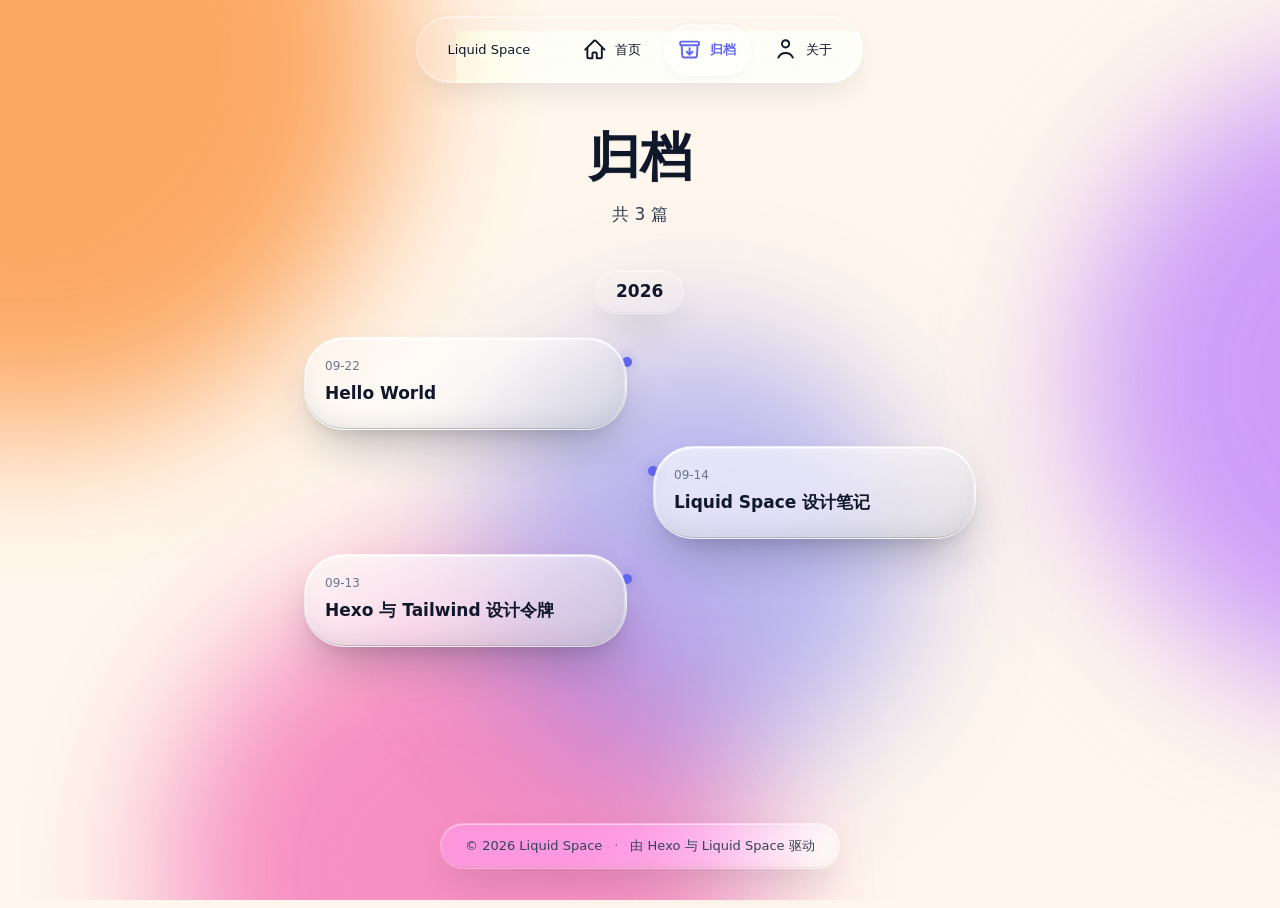
<file: archives/2026/09/index.html>
<!DOCTYPE html>
<html lang="zh-CN" data-aurora="sunset">
<head>
  <meta charset="utf-8">
<meta name="viewport" content="width=device-width, initial-scale=1, viewport-fit=cover">
<meta name="generator" content="Hexo">

<title>Liquid Space</title>

<meta name="description" content="A liquid-glass Hexo theme demo">

<meta name="author" content="Liquid Space">

<meta name="keywords" content="hexo,liquid-glass,theme">


<meta property="og:type" content="website">
<meta property="og:title" content="Liquid Space">

<meta property="og:description" content="A liquid-glass Hexo theme demo">

<meta property="og:site_name" content="Liquid Space">
<meta property="og:locale" content="zh-CN">

<meta name="twitter:card" content="summary_large_image">
<meta name="twitter:title" content="Liquid Space">

<meta name="twitter:description" content="A liquid-glass Hexo theme demo">


<link rel="canonical" href="https://haveanameisdifficult.github.io/archives/2026/09/index.html">
<link rel="stylesheet" href="/css/liquid.css">

<script>
  (function () {
    var mode = 'system';
    var dark = mode === 'dark' ||
      (mode === 'system' && window.matchMedia('(prefers-color-scheme: dark)').matches);
    if (dark) document.documentElement.classList.add('dark');
  })();
</script>


</head>
<body class="min-h-screen font-sans text-ink">
  <div class="aurora-canvas" aria-hidden="true">
  <div class="aurora-shift">
    <div class="aurora-blob aurora-blob-a"></div>
    <div class="aurora-blob aurora-blob-b"></div>
    <div class="aurora-blob aurora-blob-c"></div>
    <div class="aurora-blob aurora-blob-d"></div>
  </div>
</div>

  <header
  id="liquid-nav"
  class="fixed inset-x-0 top-0 z-nav safe-px pt-4"
>
  

  <div class="relative flex items-center justify-center gap-3">
    

  <nav
    id="nav-capsule"
    class="liquid-capsule liquid-specular liquid-nav-shell relative items-center"
    aria-label="菜单"
  >
    <div id="nav-indicator" class="nav-indicator" aria-hidden="true"></div>
    <a
      href="/"
      class="liquid-nav-btn liquid-nav-btn-lg relative z-10 flex items-center rounded-capsule text-meta text-ink no-underline"
    >
      <span class="nav-label">Liquid Space</span>
    </a>

    <div class="liquid-nav-divider bg-ink/15" aria-hidden="true"></div>

    
    
    <a
      href="/"
      class="liquid-nav-btn liquid-nav-btn-lg relative z-10 flex items-center rounded-capsule text-meta text-ink no-underline"
      data-nav-menu
      
    >
      
      <svg class="liquid-nav-icon shrink-0" viewBox="0 0 24 24" fill="none" stroke="currentColor" stroke-width="2" aria-hidden="true"><path stroke-linecap="round" stroke-linejoin="round" d="M2.25 12l8.954-8.955a1.5 1.5 0 012.122 0L22.28 12M4.5 9.75v10.125c0 .621.504 1.125 1.125 1.125H9.75v-4.875c0-.621.504-1.125 1.125-1.125h2.25c.621 0 1.125.504 1.125 1.125V21h4.125c.621 0 1.125-.504 1.125-1.125V9.75"/></svg>
      <span class="nav-label">首页</span>
    </a>
    
    <a
      href="/archives"
      class="liquid-nav-btn liquid-nav-btn-lg relative z-10 flex items-center rounded-capsule text-meta text-ink no-underline"
      data-nav-menu
      aria-current="page"
    >
      
      <svg class="liquid-nav-icon shrink-0" viewBox="0 0 24 24" fill="none" stroke="currentColor" stroke-width="2" aria-hidden="true"><path stroke-linecap="round" stroke-linejoin="round" d="M20.25 7.5l-.625 10.632a2.25 2.25 0 01-2.247 2.118H6.622a2.25 2.25 0 01-2.247-2.118L3.75 7.5m8.25 3v6.75m0 0l-3-3m3 3l3-3M3.375 7.5h17.25c.621 0 1.125-.504 1.125-1.125v-1.5c0-.621-.504-1.125-1.125-1.125H3.375c-.621 0-1.125.504-1.125 1.125v1.5c0 .621.504 1.125 1.125 1.125z"/></svg>
      <span class="nav-label">归档</span>
    </a>
    
    <a
      href="/about"
      class="liquid-nav-btn liquid-nav-btn-lg relative z-10 flex items-center rounded-capsule text-meta text-ink no-underline"
      data-nav-menu
      
    >
      
      <svg class="liquid-nav-icon shrink-0" viewBox="0 0 24 24" fill="none" stroke="currentColor" stroke-width="2" aria-hidden="true"><path stroke-linecap="round" stroke-linejoin="round" d="M15.75 6a3.75 3.75 0 11-7.5 0 3.75 3.75 0 017.5 0zM4.5 20.25a8.25 8.25 0 0115 0"/></svg>
      <span class="nav-label">关于</span>
    </a>
    

    
  </nav>
  </div>
</header>


  <main class="relative z-10 mx-auto w-full max-w-shell safe-px pb-24 pt-32">
    <section class="animate-float-up">
  <header class="mb-10 text-center">
    <h1 class="mb-3 font-display text-hero text-ink text-shadow-soft">
      归档
    </h1>
    <p class="text-body text-ink-muted">
      共 3 篇
    </p>
  </header>

  

  
  <div class="relative mx-auto max-w-2xl">
    <div
      class="absolute left-4 top-0 bottom-0 w-px bg-gradient-to-b from-transparent via-accent/50 to-transparent sm:left-1/2"
      aria-hidden="true"
    ></div>

    
    <section class="relative mb-12">
      <div class="relative z-10 mb-6 flex justify-start sm:justify-center">
        <span class="liquid-capsule px-5 py-1.5 font-display text-body font-semibold text-ink">
          2026
        </span>
      </div>

      <div class="space-y-4 pl-10 sm:pl-0">
        
        <article class="relative sm:pr-[52%]">
          <div
            class="absolute top-5 h-2.5 w-2.5 rounded-capsule bg-accent shadow-[0_0_12px_var(--liquid-accent-glow)] left-[-1.95rem] sm:left-auto sm:right-[calc(52%-0.35rem)]"
            aria-hidden="true"
          ></div>
          <a
            href="/2026/09/22/hello-world/"
            class="liquid-card liquid-specular group block p-5 no-underline text-inherit"
          >
            <time class="mb-1 block text-badge text-ink-faint" datetime="2026-09-22T13:51:24.245Z">
              09-22
            </time>
            <h2 class="line-clamp-2 font-display text-body font-semibold text-ink transition group-hover:text-accent">
              Hello World
            </h2>
          </a>
        </article>
        
        <article class="relative sm:pl-[52%]">
          <div
            class="absolute top-5 h-2.5 w-2.5 rounded-capsule bg-accent shadow-[0_0_12px_var(--liquid-accent-glow)] left-[-1.95rem] sm:left-[calc(52%-0.35rem)]"
            aria-hidden="true"
          ></div>
          <a
            href="/2026/09/14/liquid-space-notes/"
            class="liquid-card liquid-specular group block p-5 no-underline text-inherit"
          >
            <time class="mb-1 block text-badge text-ink-faint" datetime="2026-09-14T02:30:00.000Z">
              09-14
            </time>
            <h2 class="line-clamp-2 font-display text-body font-semibold text-ink transition group-hover:text-accent">
              Liquid Space 设计笔记
            </h2>
          </a>
        </article>
        
        <article class="relative sm:pr-[52%]">
          <div
            class="absolute top-5 h-2.5 w-2.5 rounded-capsule bg-accent shadow-[0_0_12px_var(--liquid-accent-glow)] left-[-1.95rem] sm:left-auto sm:right-[calc(52%-0.35rem)]"
            aria-hidden="true"
          ></div>
          <a
            href="/2026/09/13/tailwind-tokens/"
            class="liquid-card liquid-specular group block p-5 no-underline text-inherit"
          >
            <time class="mb-1 block text-badge text-ink-faint" datetime="2026-09-13T10:00:00.000Z">
              09-13
            </time>
            <h2 class="line-clamp-2 font-display text-body font-semibold text-ink transition group-hover:text-accent">
              Hexo 与 Tailwind 设计令牌
            </h2>
          </a>
        </article>
        
      </div>
    </section>
    
  </div>
  
</section>

  </main>

  <footer class="relative z-10 mx-auto w-full max-w-shell safe-px pb-10 pt-8">
  <div class="liquid-capsule mx-auto flex max-w-fit flex-col items-center gap-1 px-6 py-3 text-meta text-ink-muted sm:flex-row sm:gap-3">
    <span>
      &copy;
      2026
      Liquid Space
    </span>
    <span class="hidden sm:inline text-ink-faint" aria-hidden="true">·</span>
    
    <span>由 Hexo 与 Liquid Space 驱动</span>
    
  </div>
</footer>

  <script>
  window.LIQUID_CONFIG = {
    i18n: {
      copy: &#34;复制&#34;,
      copy_success: &#34;已复制&#34;,
      copy_failed: &#34;复制失败&#34;,
      loading: &#34;加载中&#34;
    },
    tocDepth: 3,
    enableCopy: true,
    isPost: false
  };
</script>

  <script src="/js/liquid-lens.js" defer></script>
  <script src="/js/liquid.js" defer></script>
</body>
</html>
</file>
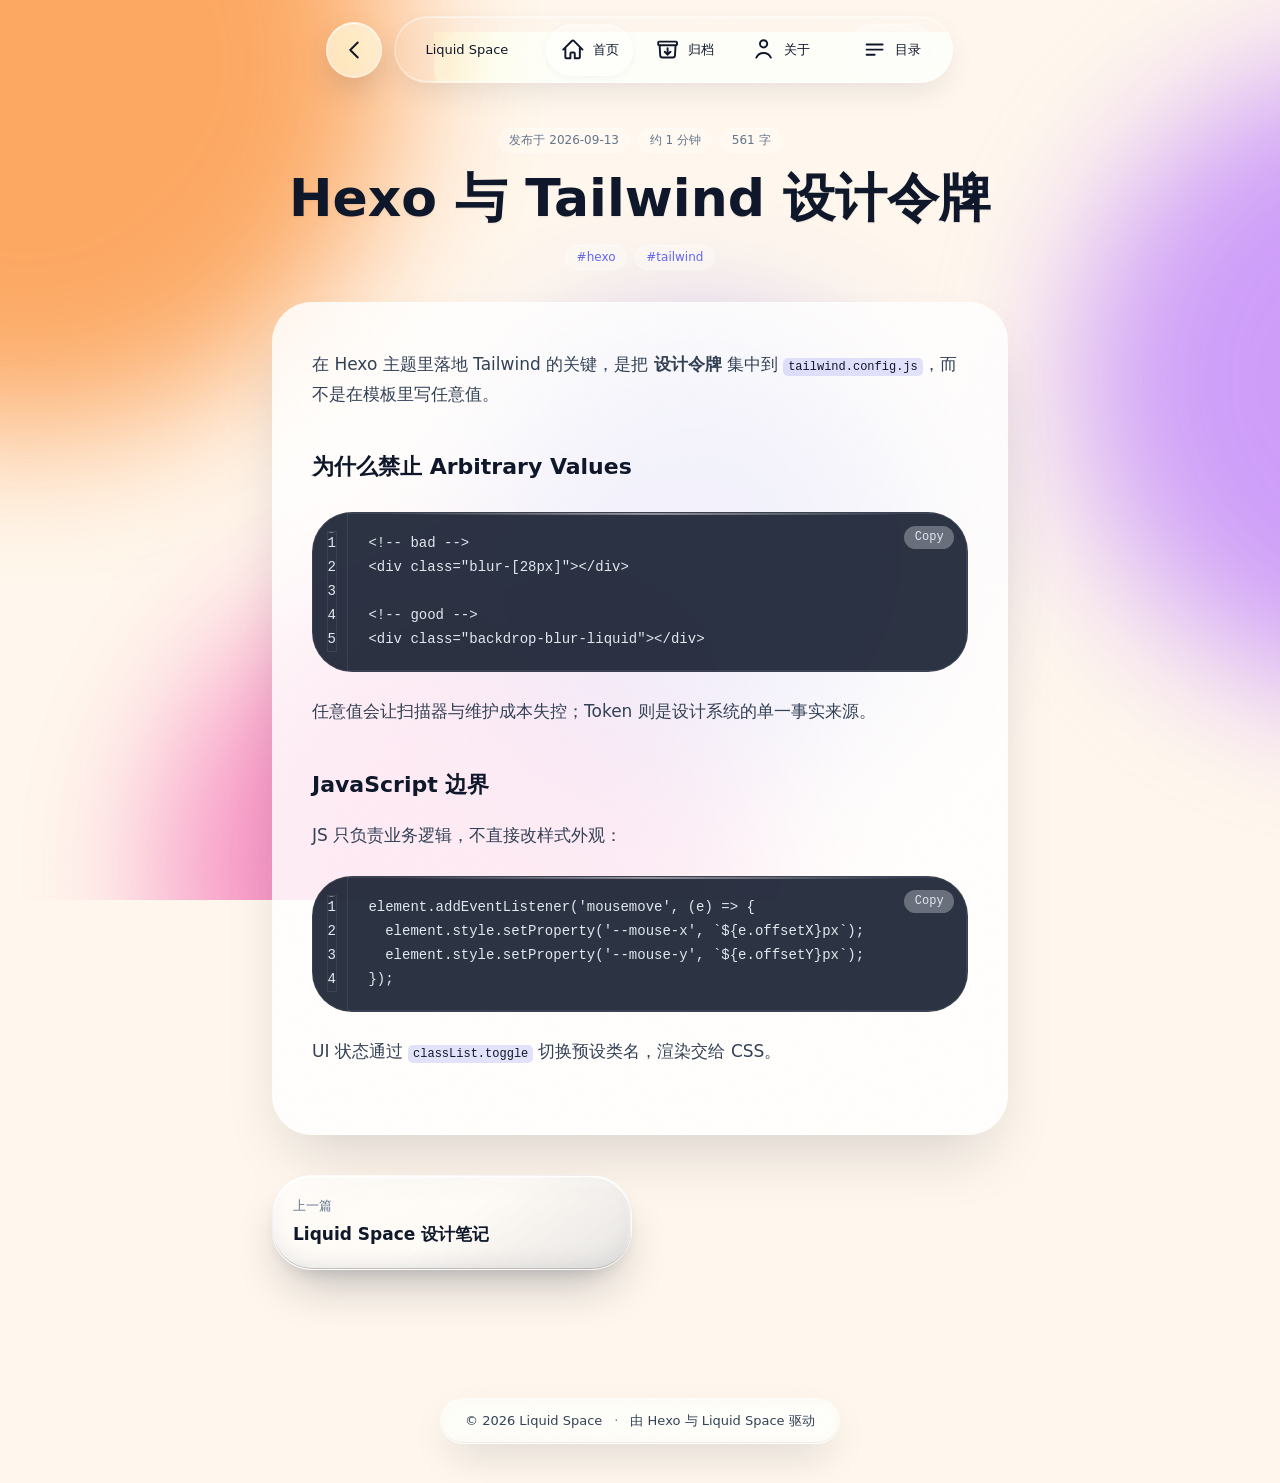
<file: 2026/09/13/tailwind-tokens/index.html>
<!DOCTYPE html>
<html lang="zh-CN" data-aurora="sunset">
<head>
  <meta charset="utf-8">
<meta name="viewport" content="width=device-width, initial-scale=1, viewport-fit=cover">
<meta name="generator" content="Hexo">

<title>Hexo 与 Tailwind 设计令牌 · Liquid Space</title>

<meta name="description" content="A liquid-glass Hexo theme demo">

<meta name="author" content="Liquid Space">

<meta name="keywords" content="hexo,liquid-glass,theme">


<meta property="og:type" content="article">
<meta property="og:title" content="Hexo 与 Tailwind 设计令牌 · Liquid Space">

<meta property="og:description" content="A liquid-glass Hexo theme demo">

<meta property="og:site_name" content="Liquid Space">
<meta property="og:locale" content="zh-CN">

<meta name="twitter:card" content="summary_large_image">
<meta name="twitter:title" content="Hexo 与 Tailwind 设计令牌 · Liquid Space">

<meta name="twitter:description" content="A liquid-glass Hexo theme demo">


<link rel="canonical" href="https://haveanameisdifficult.github.io/2026/09/13/tailwind-tokens/index.html">
<link rel="stylesheet" href="/css/liquid.css">

<script>
  (function () {
    var mode = 'system';
    var dark = mode === 'dark' ||
      (mode === 'system' && window.matchMedia('(prefers-color-scheme: dark)').matches);
    if (dark) document.documentElement.classList.add('dark');
  })();
</script>


</head>
<body class="min-h-screen font-sans text-ink">
  <div class="aurora-canvas" aria-hidden="true">
  <div class="aurora-shift">
    <div class="aurora-blob aurora-blob-a"></div>
    <div class="aurora-blob aurora-blob-b"></div>
    <div class="aurora-blob aurora-blob-c"></div>
    <div class="aurora-blob aurora-blob-d"></div>
  </div>
</div>

  <header
  id="liquid-nav"
  class="fixed inset-x-0 top-0 z-nav safe-px pt-4"
>
  
  <div class="pointer-events-none absolute inset-x-0 top-0 h-0.5 bg-transparent">
    <div
      id="reading-progress"
      class="reading-progress h-full w-full origin-left bg-accent"
    ></div>
  </div>
  

  <div class="relative flex items-center justify-center gap-3">
    
    <a
  href="/"
  class="liquid-glass-btn liquid-specular grid shrink-0 place-items-center rounded-full text-ink no-underline"
  title="返回"
  aria-label="返回"
>
  <svg
    class="h-6 w-6"
    viewBox="0 0 24 24"
    fill="none"
    stroke="currentColor"
    stroke-width="2"
    aria-hidden="true"
  >
    <path
      stroke-linecap="round"
      stroke-linejoin="round"
      d="M15.75 19.5L8.25 12l7.5-7.5"
    />
  </svg>
</a>

    

  <nav
    id="nav-capsule"
    class="liquid-capsule liquid-specular liquid-nav-shell relative items-center"
    aria-label="菜单"
  >
    <div id="nav-indicator" class="nav-indicator" aria-hidden="true"></div>
    <a
      href="/"
      class="liquid-nav-btn liquid-nav-btn-lg relative z-10 flex items-center rounded-capsule text-meta text-ink no-underline"
    >
      <span class="nav-label">Liquid Space</span>
    </a>

    <div class="liquid-nav-divider bg-ink/15" aria-hidden="true"></div>

    
    
    <a
      href="/"
      class="liquid-nav-btn liquid-nav-btn-lg relative z-10 flex items-center rounded-capsule text-meta text-ink no-underline"
      data-nav-menu
      
    >
      
      <svg class="liquid-nav-icon shrink-0" viewBox="0 0 24 24" fill="none" stroke="currentColor" stroke-width="2" aria-hidden="true"><path stroke-linecap="round" stroke-linejoin="round" d="M2.25 12l8.954-8.955a1.5 1.5 0 012.122 0L22.28 12M4.5 9.75v10.125c0 .621.504 1.125 1.125 1.125H9.75v-4.875c0-.621.504-1.125 1.125-1.125h2.25c.621 0 1.125.504 1.125 1.125V21h4.125c.621 0 1.125-.504 1.125-1.125V9.75"/></svg>
      <span class="nav-label">首页</span>
    </a>
    
    <a
      href="/archives"
      class="liquid-nav-btn liquid-nav-btn-lg relative z-10 flex items-center rounded-capsule text-meta text-ink no-underline"
      data-nav-menu
      
    >
      
      <svg class="liquid-nav-icon shrink-0" viewBox="0 0 24 24" fill="none" stroke="currentColor" stroke-width="2" aria-hidden="true"><path stroke-linecap="round" stroke-linejoin="round" d="M20.25 7.5l-.625 10.632a2.25 2.25 0 01-2.247 2.118H6.622a2.25 2.25 0 01-2.247-2.118L3.75 7.5m8.25 3v6.75m0 0l-3-3m3 3l3-3M3.375 7.5h17.25c.621 0 1.125-.504 1.125-1.125v-1.5c0-.621-.504-1.125-1.125-1.125H3.375c-.621 0-1.125.504-1.125 1.125v1.5c0 .621.504 1.125 1.125 1.125z"/></svg>
      <span class="nav-label">归档</span>
    </a>
    
    <a
      href="/about"
      class="liquid-nav-btn liquid-nav-btn-lg relative z-10 flex items-center rounded-capsule text-meta text-ink no-underline"
      data-nav-menu
      
    >
      
      <svg class="liquid-nav-icon shrink-0" viewBox="0 0 24 24" fill="none" stroke="currentColor" stroke-width="2" aria-hidden="true"><path stroke-linecap="round" stroke-linejoin="round" d="M15.75 6a3.75 3.75 0 11-7.5 0 3.75 3.75 0 017.5 0zM4.5 20.25a8.25 8.25 0 0115 0"/></svg>
      <span class="nav-label">关于</span>
    </a>
    

    
    <div class="liquid-nav-divider bg-ink/15" aria-hidden="true"></div>
    <button
      type="button"
      id="toc-toggle"
      class="liquid-badge liquid-nav-btn liquid-nav-btn-lg relative z-10 flex items-center rounded-capsule text-meta text-ink"
      aria-expanded="false"
      aria-controls="toc-panel"
    >
      <svg class="liquid-nav-icon shrink-0" viewBox="0 0 24 24" fill="none" stroke="currentColor" stroke-width="2" aria-hidden="true">
        <path stroke-linecap="round" stroke-linejoin="round" d="M3.75 6.75h16.5M3.75 12h16.5m-16.5 5.25H12"/>
      </svg>
      <span class="nav-label hidden sm:inline">目录</span>
    </button>
    
  </nav>
  </div>
</header>


  <main class="relative z-10 mx-auto w-full max-w-shell safe-px pb-24 pt-32">
    <article class="mx-auto w-full max-w-reading animate-float-up">
  <header class="mb-8 text-center">
    <div class="mb-4 flex flex-wrap items-center justify-center gap-2">
      <time class="liquid-badge text-ink-faint" datetime="2026-09-13T10:00:00.000Z">
        发布于 2026-09-13
      </time>
      
      <span class="liquid-badge text-ink-faint">
        约 1 分钟
      </span>
      <span class="liquid-badge text-ink-faint">
        561 字
      </span>
    </div>

    <h1 class="mb-4 font-display text-hero text-ink text-shadow-soft">
      Hexo 与 Tailwind 设计令牌
    </h1>

    
    <div class="flex flex-wrap items-center justify-center gap-2">
      
      <a
        href="/tags/hexo/"
        class="liquid-badge text-accent no-underline transition hover:bg-white/20"
      >
        #hexo
      </a>
      
      <a
        href="/tags/tailwind/"
        class="liquid-badge text-accent no-underline transition hover:bg-white/20"
      >
        #tailwind
      </a>
      
    </div>
    
  </header>

  <div class="liquid-reading relative px-6 py-10 sm:px-10 sm:py-12">
    <div class="prose-liquid relative z-10">
      <p>在 Hexo 主题里落地 Tailwind 的关键，是把 <strong>设计令牌</strong> 集中到 <code>tailwind.config.js</code>，而不是在模板里写任意值。</p>
<h2 id="为什么禁止-Arbitrary-Values"><a href="#为什么禁止-Arbitrary-Values" class="headerlink" title="为什么禁止 Arbitrary Values"></a>为什么禁止 Arbitrary Values</h2><figure class="highlight html"><table><tr><td class="gutter"><pre><span class="line">1</span><br><span class="line">2</span><br><span class="line">3</span><br><span class="line">4</span><br><span class="line">5</span><br></pre></td><td class="code"><pre><span class="line"><span class="comment">&lt;!-- bad --&gt;</span></span><br><span class="line"><span class="tag">&lt;<span class="name">div</span> <span class="attr">class</span>=<span class="string">&quot;blur-[28px]&quot;</span>&gt;</span><span class="tag">&lt;/<span class="name">div</span>&gt;</span></span><br><span class="line"></span><br><span class="line"><span class="comment">&lt;!-- good --&gt;</span></span><br><span class="line"><span class="tag">&lt;<span class="name">div</span> <span class="attr">class</span>=<span class="string">&quot;backdrop-blur-liquid&quot;</span>&gt;</span><span class="tag">&lt;/<span class="name">div</span>&gt;</span></span><br></pre></td></tr></table></figure>

<p>任意值会让扫描器与维护成本失控；Token 则是设计系统的单一事实来源。</p>
<h2 id="JavaScript-边界"><a href="#JavaScript-边界" class="headerlink" title="JavaScript 边界"></a>JavaScript 边界</h2><p>JS 只负责业务逻辑，不直接改样式外观：</p>
<figure class="highlight javascript"><table><tr><td class="gutter"><pre><span class="line">1</span><br><span class="line">2</span><br><span class="line">3</span><br><span class="line">4</span><br></pre></td><td class="code"><pre><span class="line">element.<span class="title function_">addEventListener</span>(<span class="string">&#x27;mousemove&#x27;</span>, <span class="function">(<span class="params">e</span>) =&gt;</span> &#123;</span><br><span class="line">  element.<span class="property">style</span>.<span class="title function_">setProperty</span>(<span class="string">&#x27;--mouse-x&#x27;</span>, <span class="string">`<span class="subst">$&#123;e.offsetX&#125;</span>px`</span>);</span><br><span class="line">  element.<span class="property">style</span>.<span class="title function_">setProperty</span>(<span class="string">&#x27;--mouse-y&#x27;</span>, <span class="string">`<span class="subst">$&#123;e.offsetY&#125;</span>px`</span>);</span><br><span class="line">&#125;);</span><br></pre></td></tr></table></figure>

<p>UI 状态通过 <code>classList.toggle</code> 切换预设类名，渲染交给 CSS。</p>

    </div>
  </div>

  <nav class="mt-10 grid gap-4 sm:grid-cols-2">
    
    <a
      href="/2026/09/14/liquid-space-notes/"
      class="liquid-card group flex flex-col gap-1 p-5 no-underline text-inherit"
    >
      <span class="text-meta text-ink-faint">上一篇</span>
      <span class="line-clamp-2 font-display text-body font-semibold text-ink transition group-hover:text-accent">
        Liquid Space 设计笔记
      </span>
    </a>
    
    
  </nav>
</article>


<aside
  id="toc-panel"
  class="fixed bottom-6 right-4 z-nav hidden w-64 sm:right-6"
  aria-label="目录"
>
  <div class="liquid-card liquid-specular p-4">
    <p class="mb-2 text-meta font-semibold text-ink">目录</p>
    <nav id="toc-root" class="toc-list text-meta text-ink-muted">
      <div id="toc-indicator" class="toc-indicator" aria-hidden="true"></div>
      <ol class="toc"><li class="toc-item toc-level-2"><a class="toc-link" href="#%E4%B8%BA%E4%BB%80%E4%B9%88%E7%A6%81%E6%AD%A2-Arbitrary-Values"><span class="toc-text">为什么禁止 Arbitrary Values</span></a></li><li class="toc-item toc-level-2"><a class="toc-link" href="#JavaScript-%E8%BE%B9%E7%95%8C"><span class="toc-text">JavaScript 边界</span></a></li></ol>
    </nav>
  </div>
</aside>


  </main>

  <footer class="relative z-10 mx-auto w-full max-w-shell safe-px pb-10 pt-8">
  <div class="liquid-capsule mx-auto flex max-w-fit flex-col items-center gap-1 px-6 py-3 text-meta text-ink-muted sm:flex-row sm:gap-3">
    <span>
      &copy;
      2026
      Liquid Space
    </span>
    <span class="hidden sm:inline text-ink-faint" aria-hidden="true">·</span>
    
    <span>由 Hexo 与 Liquid Space 驱动</span>
    
  </div>
</footer>

  <script>
  window.LIQUID_CONFIG = {
    i18n: {
      copy: &#34;复制&#34;,
      copy_success: &#34;已复制&#34;,
      copy_failed: &#34;复制失败&#34;,
      loading: &#34;加载中&#34;
    },
    tocDepth: 3,
    enableCopy: true,
    isPost: true
  };
</script>

  <script src="/js/liquid-lens.js" defer></script>
  <script src="/js/liquid.js" defer></script>
</body>
</html>
</file>
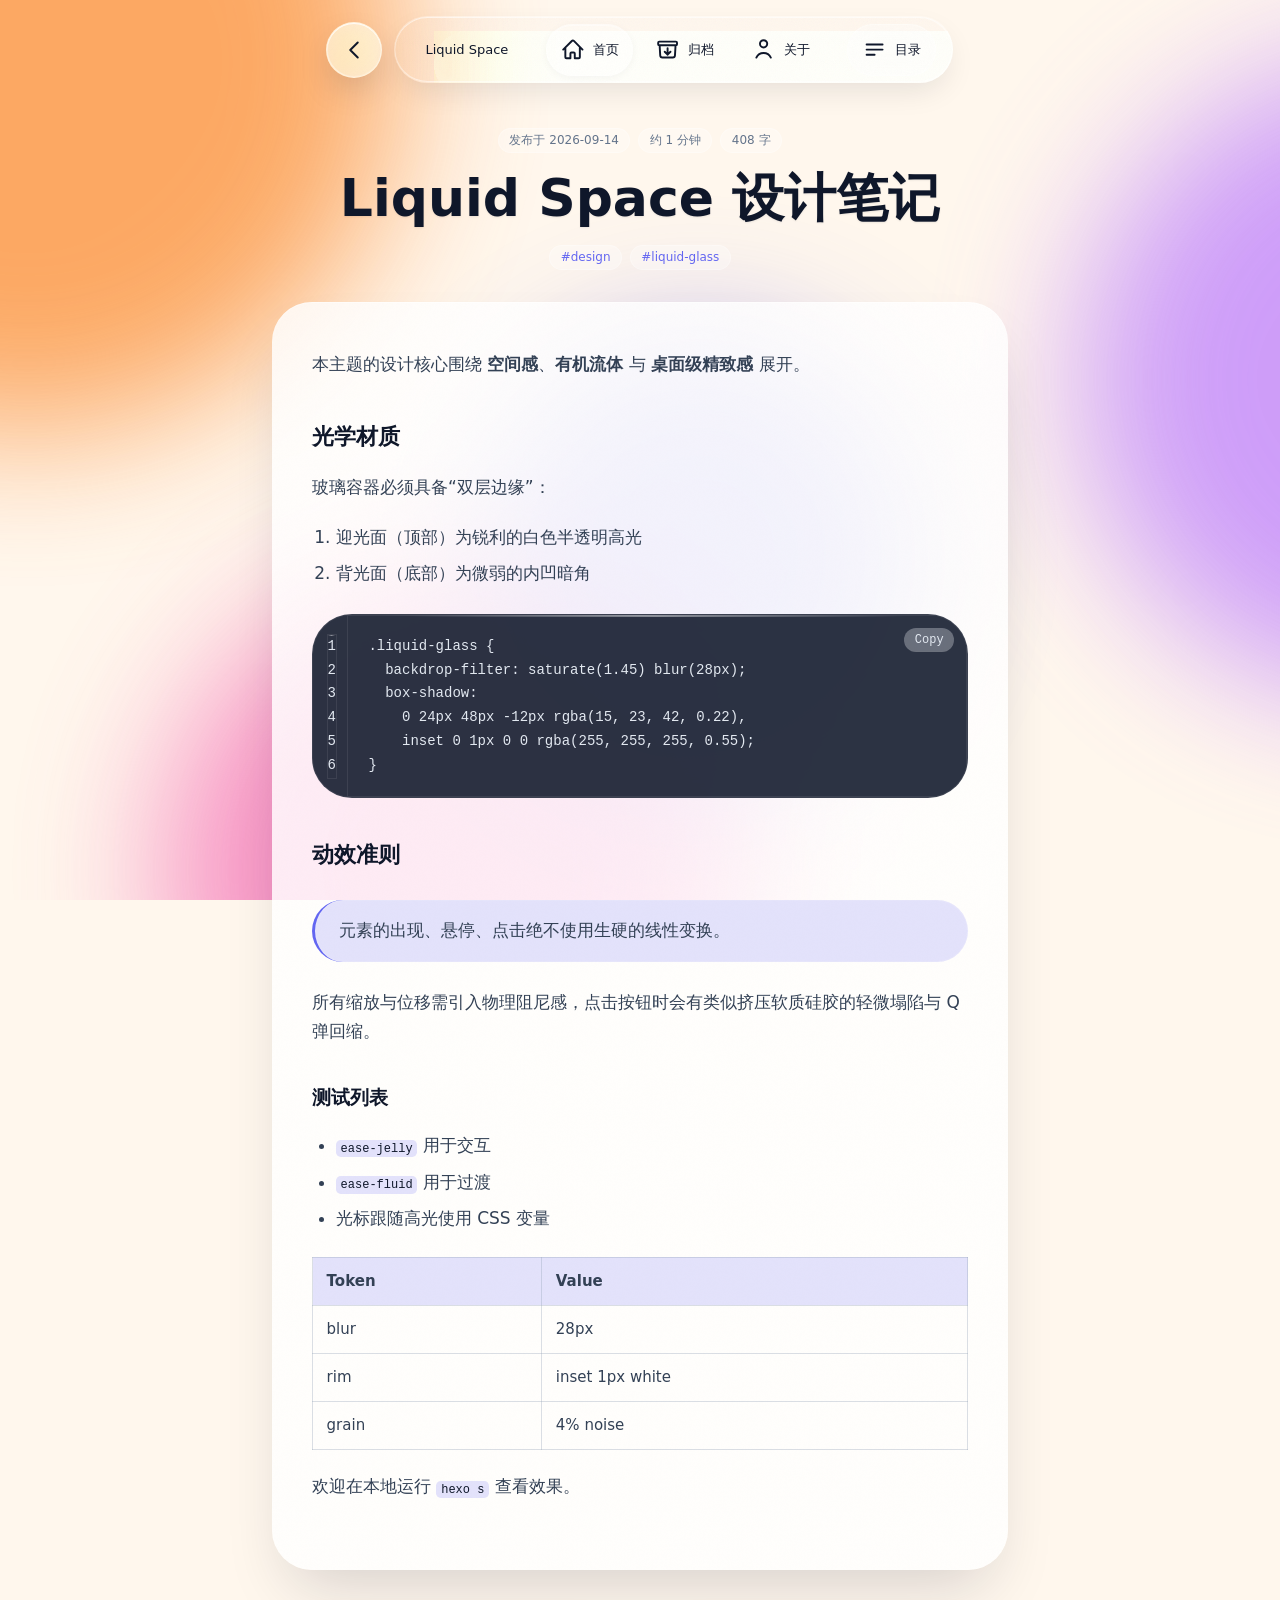
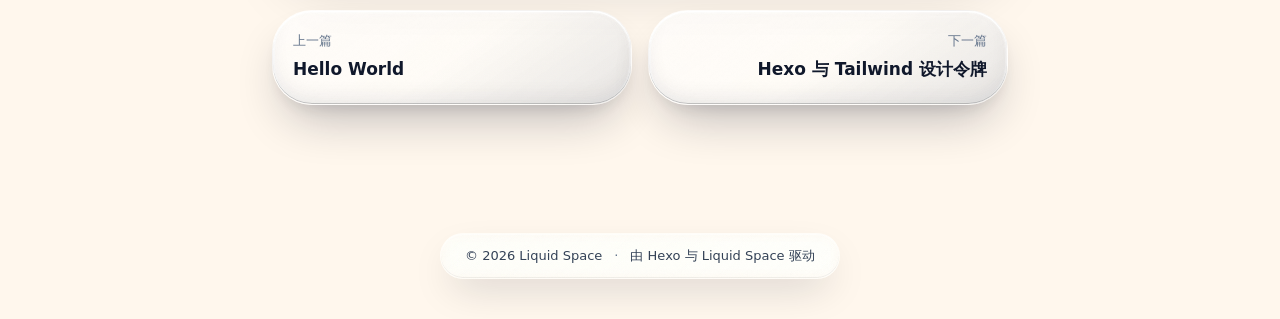
<file: 2026/09/14/liquid-space-notes/index.html>
<!DOCTYPE html>
<html lang="zh-CN" data-aurora="sunset">
<head>
  <meta charset="utf-8">
<meta name="viewport" content="width=device-width, initial-scale=1, viewport-fit=cover">
<meta name="generator" content="Hexo">

<title>Liquid Space 设计笔记 · Liquid Space</title>

<meta name="description" content="A liquid-glass Hexo theme demo">

<meta name="author" content="Liquid Space">

<meta name="keywords" content="hexo,liquid-glass,theme">


<meta property="og:type" content="article">
<meta property="og:title" content="Liquid Space 设计笔记 · Liquid Space">

<meta property="og:description" content="A liquid-glass Hexo theme demo">

<meta property="og:site_name" content="Liquid Space">
<meta property="og:locale" content="zh-CN">

<meta name="twitter:card" content="summary_large_image">
<meta name="twitter:title" content="Liquid Space 设计笔记 · Liquid Space">

<meta name="twitter:description" content="A liquid-glass Hexo theme demo">


<link rel="canonical" href="https://haveanameisdifficult.github.io/2026/09/14/liquid-space-notes/index.html">
<link rel="stylesheet" href="/css/liquid.css">

<script>
  (function () {
    var mode = 'system';
    var dark = mode === 'dark' ||
      (mode === 'system' && window.matchMedia('(prefers-color-scheme: dark)').matches);
    if (dark) document.documentElement.classList.add('dark');
  })();
</script>


</head>
<body class="min-h-screen font-sans text-ink">
  <div class="aurora-canvas" aria-hidden="true">
  <div class="aurora-shift">
    <div class="aurora-blob aurora-blob-a"></div>
    <div class="aurora-blob aurora-blob-b"></div>
    <div class="aurora-blob aurora-blob-c"></div>
    <div class="aurora-blob aurora-blob-d"></div>
  </div>
</div>

  <header
  id="liquid-nav"
  class="fixed inset-x-0 top-0 z-nav safe-px pt-4"
>
  
  <div class="pointer-events-none absolute inset-x-0 top-0 h-0.5 bg-transparent">
    <div
      id="reading-progress"
      class="reading-progress h-full w-full origin-left bg-accent"
    ></div>
  </div>
  

  <div class="relative flex items-center justify-center gap-3">
    
    <a
  href="/"
  class="liquid-glass-btn liquid-specular grid shrink-0 place-items-center rounded-full text-ink no-underline"
  title="返回"
  aria-label="返回"
>
  <svg
    class="h-6 w-6"
    viewBox="0 0 24 24"
    fill="none"
    stroke="currentColor"
    stroke-width="2"
    aria-hidden="true"
  >
    <path
      stroke-linecap="round"
      stroke-linejoin="round"
      d="M15.75 19.5L8.25 12l7.5-7.5"
    />
  </svg>
</a>

    

  <nav
    id="nav-capsule"
    class="liquid-capsule liquid-specular liquid-nav-shell relative items-center"
    aria-label="菜单"
  >
    <div id="nav-indicator" class="nav-indicator" aria-hidden="true"></div>
    <a
      href="/"
      class="liquid-nav-btn liquid-nav-btn-lg relative z-10 flex items-center rounded-capsule text-meta text-ink no-underline"
    >
      <span class="nav-label">Liquid Space</span>
    </a>

    <div class="liquid-nav-divider bg-ink/15" aria-hidden="true"></div>

    
    
    <a
      href="/"
      class="liquid-nav-btn liquid-nav-btn-lg relative z-10 flex items-center rounded-capsule text-meta text-ink no-underline"
      data-nav-menu
      
    >
      
      <svg class="liquid-nav-icon shrink-0" viewBox="0 0 24 24" fill="none" stroke="currentColor" stroke-width="2" aria-hidden="true"><path stroke-linecap="round" stroke-linejoin="round" d="M2.25 12l8.954-8.955a1.5 1.5 0 012.122 0L22.28 12M4.5 9.75v10.125c0 .621.504 1.125 1.125 1.125H9.75v-4.875c0-.621.504-1.125 1.125-1.125h2.25c.621 0 1.125.504 1.125 1.125V21h4.125c.621 0 1.125-.504 1.125-1.125V9.75"/></svg>
      <span class="nav-label">首页</span>
    </a>
    
    <a
      href="/archives"
      class="liquid-nav-btn liquid-nav-btn-lg relative z-10 flex items-center rounded-capsule text-meta text-ink no-underline"
      data-nav-menu
      
    >
      
      <svg class="liquid-nav-icon shrink-0" viewBox="0 0 24 24" fill="none" stroke="currentColor" stroke-width="2" aria-hidden="true"><path stroke-linecap="round" stroke-linejoin="round" d="M20.25 7.5l-.625 10.632a2.25 2.25 0 01-2.247 2.118H6.622a2.25 2.25 0 01-2.247-2.118L3.75 7.5m8.25 3v6.75m0 0l-3-3m3 3l3-3M3.375 7.5h17.25c.621 0 1.125-.504 1.125-1.125v-1.5c0-.621-.504-1.125-1.125-1.125H3.375c-.621 0-1.125.504-1.125 1.125v1.5c0 .621.504 1.125 1.125 1.125z"/></svg>
      <span class="nav-label">归档</span>
    </a>
    
    <a
      href="/about"
      class="liquid-nav-btn liquid-nav-btn-lg relative z-10 flex items-center rounded-capsule text-meta text-ink no-underline"
      data-nav-menu
      
    >
      
      <svg class="liquid-nav-icon shrink-0" viewBox="0 0 24 24" fill="none" stroke="currentColor" stroke-width="2" aria-hidden="true"><path stroke-linecap="round" stroke-linejoin="round" d="M15.75 6a3.75 3.75 0 11-7.5 0 3.75 3.75 0 017.5 0zM4.5 20.25a8.25 8.25 0 0115 0"/></svg>
      <span class="nav-label">关于</span>
    </a>
    

    
    <div class="liquid-nav-divider bg-ink/15" aria-hidden="true"></div>
    <button
      type="button"
      id="toc-toggle"
      class="liquid-badge liquid-nav-btn liquid-nav-btn-lg relative z-10 flex items-center rounded-capsule text-meta text-ink"
      aria-expanded="false"
      aria-controls="toc-panel"
    >
      <svg class="liquid-nav-icon shrink-0" viewBox="0 0 24 24" fill="none" stroke="currentColor" stroke-width="2" aria-hidden="true">
        <path stroke-linecap="round" stroke-linejoin="round" d="M3.75 6.75h16.5M3.75 12h16.5m-16.5 5.25H12"/>
      </svg>
      <span class="nav-label hidden sm:inline">目录</span>
    </button>
    
  </nav>
  </div>
</header>


  <main class="relative z-10 mx-auto w-full max-w-shell safe-px pb-24 pt-32">
    <article class="mx-auto w-full max-w-reading animate-float-up">
  <header class="mb-8 text-center">
    <div class="mb-4 flex flex-wrap items-center justify-center gap-2">
      <time class="liquid-badge text-ink-faint" datetime="2026-09-14T02:30:00.000Z">
        发布于 2026-09-14
      </time>
      
      <span class="liquid-badge text-ink-faint">
        约 1 分钟
      </span>
      <span class="liquid-badge text-ink-faint">
        408 字
      </span>
    </div>

    <h1 class="mb-4 font-display text-hero text-ink text-shadow-soft">
      Liquid Space 设计笔记
    </h1>

    
    <div class="flex flex-wrap items-center justify-center gap-2">
      
      <a
        href="/tags/design/"
        class="liquid-badge text-accent no-underline transition hover:bg-white/20"
      >
        #design
      </a>
      
      <a
        href="/tags/liquid-glass/"
        class="liquid-badge text-accent no-underline transition hover:bg-white/20"
      >
        #liquid-glass
      </a>
      
    </div>
    
  </header>

  <div class="liquid-reading relative px-6 py-10 sm:px-10 sm:py-12">
    <div class="prose-liquid relative z-10">
      <p>本主题的设计核心围绕 <strong>空间感</strong>、<strong>有机流体</strong> 与 <strong>桌面级精致感</strong> 展开。</p>
<h2 id="光学材质"><a href="#光学材质" class="headerlink" title="光学材质"></a>光学材质</h2><p>玻璃容器必须具备“双层边缘”：</p>
<ol>
<li>迎光面（顶部）为锐利的白色半透明高光</li>
<li>背光面（底部）为微弱的内凹暗角</li>
</ol>
<figure class="highlight css"><table><tr><td class="gutter"><pre><span class="line">1</span><br><span class="line">2</span><br><span class="line">3</span><br><span class="line">4</span><br><span class="line">5</span><br><span class="line">6</span><br></pre></td><td class="code"><pre><span class="line"><span class="selector-class">.liquid-glass</span> &#123;</span><br><span class="line">  <span class="attribute">backdrop-filter</span>: <span class="built_in">saturate</span>(<span class="number">1.45</span>) <span class="built_in">blur</span>(<span class="number">28px</span>);</span><br><span class="line">  <span class="attribute">box-shadow</span>:</span><br><span class="line">    <span class="number">0</span> <span class="number">24px</span> <span class="number">48px</span> -<span class="number">12px</span> <span class="built_in">rgba</span>(<span class="number">15</span>, <span class="number">23</span>, <span class="number">42</span>, <span class="number">0.22</span>),</span><br><span class="line">    inset <span class="number">0</span> <span class="number">1px</span> <span class="number">0</span> <span class="number">0</span> <span class="built_in">rgba</span>(<span class="number">255</span>, <span class="number">255</span>, <span class="number">255</span>, <span class="number">0.55</span>);</span><br><span class="line">&#125;</span><br></pre></td></tr></table></figure>

<h2 id="动效准则"><a href="#动效准则" class="headerlink" title="动效准则"></a>动效准则</h2><blockquote>
<p>元素的出现、悬停、点击绝不使用生硬的线性变换。</p>
</blockquote>
<p>所有缩放与位移需引入物理阻尼感，点击按钮时会有类似挤压软质硅胶的轻微塌陷与 Q 弹回缩。</p>
<h3 id="测试列表"><a href="#测试列表" class="headerlink" title="测试列表"></a>测试列表</h3><ul>
<li><code>ease-jelly</code> 用于交互</li>
<li><code>ease-fluid</code> 用于过渡</li>
<li>光标跟随高光使用 CSS 变量</li>
</ul>
<table>
<thead>
<tr>
<th>Token</th>
<th>Value</th>
</tr>
</thead>
<tbody><tr>
<td>blur</td>
<td>28px</td>
</tr>
<tr>
<td>rim</td>
<td>inset 1px white</td>
</tr>
<tr>
<td>grain</td>
<td>4% noise</td>
</tr>
</tbody></table>
<p>欢迎在本地运行 <code>hexo s</code> 查看效果。</p>

    </div>
  </div>

  <nav class="mt-10 grid gap-4 sm:grid-cols-2">
    
    <a
      href="/2026/09/22/hello-world/"
      class="liquid-card group flex flex-col gap-1 p-5 no-underline text-inherit"
    >
      <span class="text-meta text-ink-faint">上一篇</span>
      <span class="line-clamp-2 font-display text-body font-semibold text-ink transition group-hover:text-accent">
        Hello World
      </span>
    </a>
    
    
    <a
      href="/2026/09/13/tailwind-tokens/"
      class="liquid-card group flex flex-col gap-1 p-5 no-underline text-inherit sm:text-right"
    >
      <span class="text-meta text-ink-faint">下一篇</span>
      <span class="line-clamp-2 font-display text-body font-semibold text-ink transition group-hover:text-accent">
        Hexo 与 Tailwind 设计令牌
      </span>
    </a>
    
  </nav>
</article>


<aside
  id="toc-panel"
  class="fixed bottom-6 right-4 z-nav hidden w-64 sm:right-6"
  aria-label="目录"
>
  <div class="liquid-card liquid-specular p-4">
    <p class="mb-2 text-meta font-semibold text-ink">目录</p>
    <nav id="toc-root" class="toc-list text-meta text-ink-muted">
      <div id="toc-indicator" class="toc-indicator" aria-hidden="true"></div>
      <ol class="toc"><li class="toc-item toc-level-2"><a class="toc-link" href="#%E5%85%89%E5%AD%A6%E6%9D%90%E8%B4%A8"><span class="toc-text">光学材质</span></a></li><li class="toc-item toc-level-2"><a class="toc-link" href="#%E5%8A%A8%E6%95%88%E5%87%86%E5%88%99"><span class="toc-text">动效准则</span></a><ol class="toc-child"><li class="toc-item toc-level-3"><a class="toc-link" href="#%E6%B5%8B%E8%AF%95%E5%88%97%E8%A1%A8"><span class="toc-text">测试列表</span></a></li></ol></li></ol>
    </nav>
  </div>
</aside>


  </main>

  <footer class="relative z-10 mx-auto w-full max-w-shell safe-px pb-10 pt-8">
  <div class="liquid-capsule mx-auto flex max-w-fit flex-col items-center gap-1 px-6 py-3 text-meta text-ink-muted sm:flex-row sm:gap-3">
    <span>
      &copy;
      2026
      Liquid Space
    </span>
    <span class="hidden sm:inline text-ink-faint" aria-hidden="true">·</span>
    
    <span>由 Hexo 与 Liquid Space 驱动</span>
    
  </div>
</footer>

  <script>
  window.LIQUID_CONFIG = {
    i18n: {
      copy: &#34;复制&#34;,
      copy_success: &#34;已复制&#34;,
      copy_failed: &#34;复制失败&#34;,
      loading: &#34;加载中&#34;
    },
    tocDepth: 3,
    enableCopy: true,
    isPost: true
  };
</script>

  <script src="/js/liquid-lens.js" defer></script>
  <script src="/js/liquid.js" defer></script>
</body>
</html>
</file>
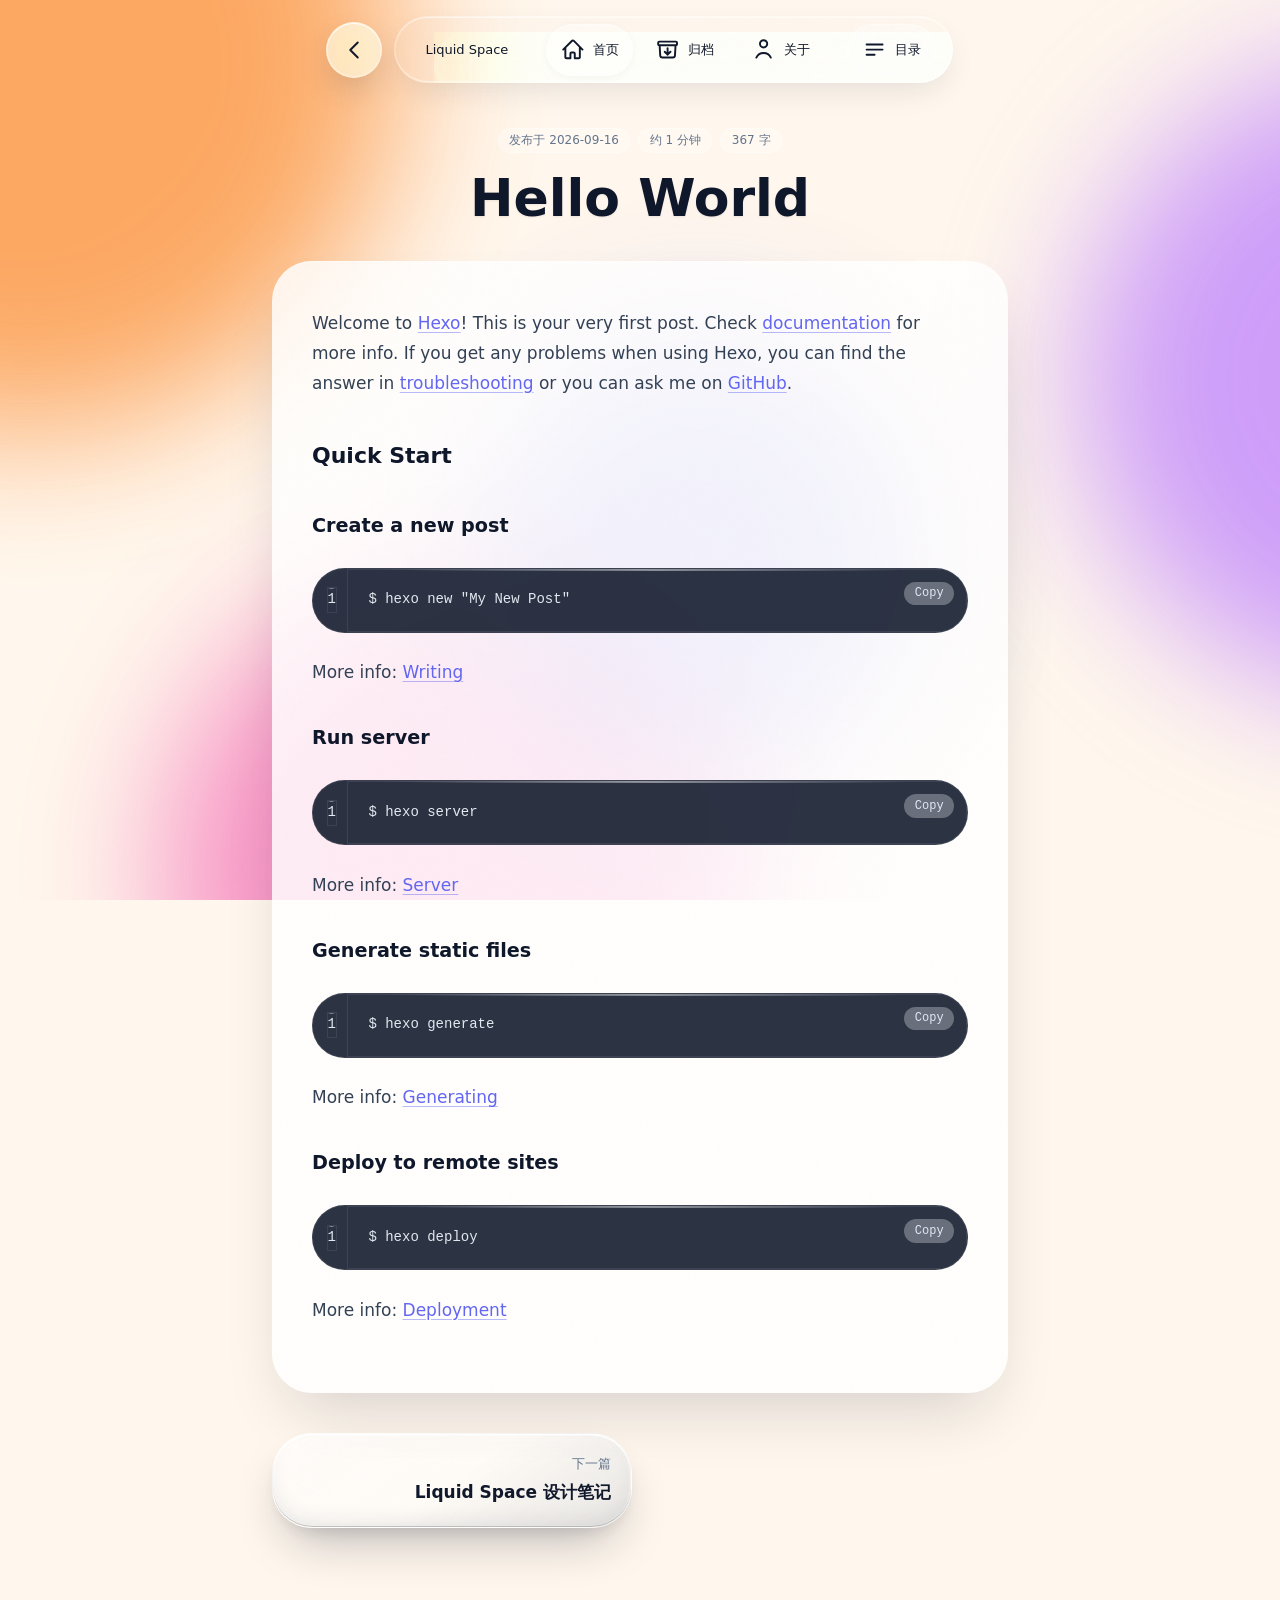
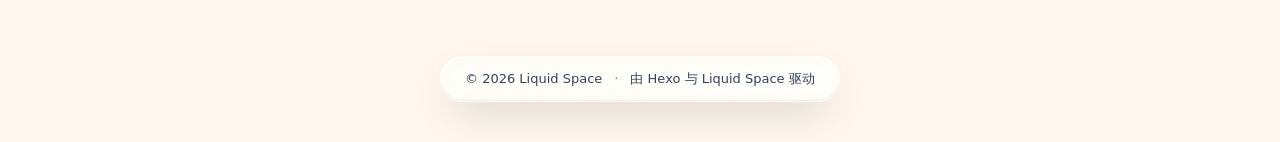
<file: 2026/09/16/hello-world/index.html>
<!DOCTYPE html>
<html lang="zh-CN" data-aurora="sunset">
<head>
  <meta charset="utf-8">
<meta name="viewport" content="width=device-width, initial-scale=1, viewport-fit=cover">
<meta name="generator" content="Hexo">

<title>Hello World · Liquid Space</title>

<meta name="description" content="A liquid-glass Hexo theme demo">

<meta name="author" content="Liquid Space">

<meta name="keywords" content="hexo,liquid-glass,theme">


<meta property="og:type" content="article">
<meta property="og:title" content="Hello World · Liquid Space">

<meta property="og:description" content="A liquid-glass Hexo theme demo">

<meta property="og:site_name" content="Liquid Space">
<meta property="og:locale" content="zh-CN">

<meta name="twitter:card" content="summary_large_image">
<meta name="twitter:title" content="Hello World · Liquid Space">

<meta name="twitter:description" content="A liquid-glass Hexo theme demo">


<link rel="canonical" href="https://haveanameisdifficult.github.io/2026/09/16/hello-world/index.html">
<link rel="stylesheet" href="/css/liquid.css">

<script>
  (function () {
    var mode = 'system';
    var dark = mode === 'dark' ||
      (mode === 'system' && window.matchMedia('(prefers-color-scheme: dark)').matches);
    if (dark) document.documentElement.classList.add('dark');
  })();
</script>


</head>
<body class="min-h-screen font-sans text-ink">
  <div class="aurora-canvas" aria-hidden="true">
  <div class="aurora-shift">
    <div class="aurora-blob aurora-blob-a"></div>
    <div class="aurora-blob aurora-blob-b"></div>
    <div class="aurora-blob aurora-blob-c"></div>
    <div class="aurora-blob aurora-blob-d"></div>
  </div>
</div>

  <header
  id="liquid-nav"
  class="fixed inset-x-0 top-0 z-nav safe-px pt-4"
>
  
  <div class="pointer-events-none absolute inset-x-0 top-0 h-0.5 bg-transparent">
    <div
      id="reading-progress"
      class="reading-progress h-full w-full origin-left bg-accent"
    ></div>
  </div>
  

  <div class="relative flex items-center justify-center gap-3">
    
    <a
  href="/"
  class="liquid-glass-btn liquid-specular grid shrink-0 place-items-center rounded-full text-ink no-underline"
  title="返回"
  aria-label="返回"
>
  <svg
    class="h-6 w-6"
    viewBox="0 0 24 24"
    fill="none"
    stroke="currentColor"
    stroke-width="2"
    aria-hidden="true"
  >
    <path
      stroke-linecap="round"
      stroke-linejoin="round"
      d="M15.75 19.5L8.25 12l7.5-7.5"
    />
  </svg>
</a>

    

  <nav
    id="nav-capsule"
    data-lens="capsule"
    class="liquid-capsule liquid-specular liquid-nav-shell relative items-center"
    aria-label="菜单"
  >
    <div id="nav-indicator" class="nav-indicator" aria-hidden="true"></div>
    <a
      href="/"
      class="liquid-nav-btn liquid-nav-btn-lg relative z-10 flex items-center rounded-capsule text-meta text-ink no-underline"
    >
      <span class="nav-label">Liquid Space</span>
    </a>

    <div class="liquid-nav-divider bg-ink/15" aria-hidden="true"></div>

    
    
    <a
      href="/"
      class="liquid-nav-btn liquid-nav-btn-lg relative z-10 flex items-center rounded-capsule text-meta text-ink no-underline"
      data-nav-menu
      
    >
      
      <svg class="liquid-nav-icon shrink-0" viewBox="0 0 24 24" fill="none" stroke="currentColor" stroke-width="2" aria-hidden="true"><path stroke-linecap="round" stroke-linejoin="round" d="M2.25 12l8.954-8.955a1.5 1.5 0 012.122 0L22.28 12M4.5 9.75v10.125c0 .621.504 1.125 1.125 1.125H9.75v-4.875c0-.621.504-1.125 1.125-1.125h2.25c.621 0 1.125.504 1.125 1.125V21h4.125c.621 0 1.125-.504 1.125-1.125V9.75"/></svg>
      <span class="nav-label">首页</span>
    </a>
    
    <a
      href="/archives"
      class="liquid-nav-btn liquid-nav-btn-lg relative z-10 flex items-center rounded-capsule text-meta text-ink no-underline"
      data-nav-menu
      
    >
      
      <svg class="liquid-nav-icon shrink-0" viewBox="0 0 24 24" fill="none" stroke="currentColor" stroke-width="2" aria-hidden="true"><path stroke-linecap="round" stroke-linejoin="round" d="M20.25 7.5l-.625 10.632a2.25 2.25 0 01-2.247 2.118H6.622a2.25 2.25 0 01-2.247-2.118L3.75 7.5m8.25 3v6.75m0 0l-3-3m3 3l3-3M3.375 7.5h17.25c.621 0 1.125-.504 1.125-1.125v-1.5c0-.621-.504-1.125-1.125-1.125H3.375c-.621 0-1.125.504-1.125 1.125v1.5c0 .621.504 1.125 1.125 1.125z"/></svg>
      <span class="nav-label">归档</span>
    </a>
    
    <a
      href="/about"
      class="liquid-nav-btn liquid-nav-btn-lg relative z-10 flex items-center rounded-capsule text-meta text-ink no-underline"
      data-nav-menu
      
    >
      
      <svg class="liquid-nav-icon shrink-0" viewBox="0 0 24 24" fill="none" stroke="currentColor" stroke-width="2" aria-hidden="true"><path stroke-linecap="round" stroke-linejoin="round" d="M15.75 6a3.75 3.75 0 11-7.5 0 3.75 3.75 0 017.5 0zM4.5 20.25a8.25 8.25 0 0115 0"/></svg>
      <span class="nav-label">关于</span>
    </a>
    

    
    <div class="liquid-nav-divider bg-ink/15" aria-hidden="true"></div>
    <button
      type="button"
      id="toc-toggle"
      class="liquid-badge liquid-nav-btn liquid-nav-btn-lg relative z-10 flex items-center rounded-capsule text-meta text-ink"
      aria-expanded="false"
      aria-controls="toc-panel"
    >
      <svg class="liquid-nav-icon shrink-0" viewBox="0 0 24 24" fill="none" stroke="currentColor" stroke-width="2" aria-hidden="true">
        <path stroke-linecap="round" stroke-linejoin="round" d="M3.75 6.75h16.5M3.75 12h16.5m-16.5 5.25H12"/>
      </svg>
      <span class="nav-label hidden sm:inline">目录</span>
    </button>
    
  </nav>
  </div>
</header>


  <main class="relative z-10 mx-auto w-full max-w-shell safe-px pb-24 pt-32">
    <article class="mx-auto w-full max-w-reading animate-float-up">
  <header class="mb-8 text-center">
    <div class="mb-4 flex flex-wrap items-center justify-center gap-2">
      <time class="liquid-badge text-ink-faint" datetime="2026-09-15T16:16:47.432Z">
        发布于 2026-09-16
      </time>
      
      <span class="liquid-badge text-ink-faint">
        约 1 分钟
      </span>
      <span class="liquid-badge text-ink-faint">
        367 字
      </span>
    </div>

    <h1 class="mb-4 font-display text-hero text-ink text-shadow-soft">
      Hello World
    </h1>

    
  </header>

  <div class="liquid-reading relative px-6 py-10 sm:px-10 sm:py-12">
    <div class="prose-liquid relative z-10">
      <p>Welcome to <a target="_blank" rel="noopener" href="https://hexo.io/">Hexo</a>! This is your very first post. Check <a target="_blank" rel="noopener" href="https://hexo.io/docs/">documentation</a> for more info. If you get any problems when using Hexo, you can find the answer in <a target="_blank" rel="noopener" href="https://hexo.io/docs/troubleshooting.html">troubleshooting</a> or you can ask me on <a target="_blank" rel="noopener" href="https://github.com/hexojs/hexo/issues">GitHub</a>.</p>
<h2 id="Quick-Start"><a href="#Quick-Start" class="headerlink" title="Quick Start"></a>Quick Start</h2><h3 id="Create-a-new-post"><a href="#Create-a-new-post" class="headerlink" title="Create a new post"></a>Create a new post</h3><figure class="highlight bash"><table><tr><td class="gutter"><pre><span class="line">1</span><br></pre></td><td class="code"><pre><span class="line">$ hexo new <span class="string">&quot;My New Post&quot;</span></span><br></pre></td></tr></table></figure>

<p>More info: <a target="_blank" rel="noopener" href="https://hexo.io/docs/writing.html">Writing</a></p>
<h3 id="Run-server"><a href="#Run-server" class="headerlink" title="Run server"></a>Run server</h3><figure class="highlight bash"><table><tr><td class="gutter"><pre><span class="line">1</span><br></pre></td><td class="code"><pre><span class="line">$ hexo server</span><br></pre></td></tr></table></figure>

<p>More info: <a target="_blank" rel="noopener" href="https://hexo.io/docs/server.html">Server</a></p>
<h3 id="Generate-static-files"><a href="#Generate-static-files" class="headerlink" title="Generate static files"></a>Generate static files</h3><figure class="highlight bash"><table><tr><td class="gutter"><pre><span class="line">1</span><br></pre></td><td class="code"><pre><span class="line">$ hexo generate</span><br></pre></td></tr></table></figure>

<p>More info: <a target="_blank" rel="noopener" href="https://hexo.io/docs/generating.html">Generating</a></p>
<h3 id="Deploy-to-remote-sites"><a href="#Deploy-to-remote-sites" class="headerlink" title="Deploy to remote sites"></a>Deploy to remote sites</h3><figure class="highlight bash"><table><tr><td class="gutter"><pre><span class="line">1</span><br></pre></td><td class="code"><pre><span class="line">$ hexo deploy</span><br></pre></td></tr></table></figure>

<p>More info: <a target="_blank" rel="noopener" href="https://hexo.io/docs/one-command-deployment.html">Deployment</a></p>

    </div>
  </div>

  <nav class="mt-10 grid gap-4 sm:grid-cols-2">
    
    
    <a
      href="/2026/09/14/liquid-space-notes/"
      class="liquid-card group flex flex-col gap-1 p-5 no-underline text-inherit sm:text-right"
    >
      <span class="text-meta text-ink-faint">下一篇</span>
      <span class="line-clamp-2 font-display text-body font-semibold text-ink transition group-hover:text-accent">
        Liquid Space 设计笔记
      </span>
    </a>
    
  </nav>
</article>


<aside
  id="toc-panel"
  class="fixed bottom-6 right-4 z-nav hidden w-64 sm:right-6"
  aria-label="目录"
>
  <div class="liquid-card liquid-specular p-4">
    <p class="mb-2 text-meta font-semibold text-ink">目录</p>
    <nav id="toc-root" class="toc-list text-meta text-ink-muted">
      <div id="toc-indicator" class="toc-indicator" aria-hidden="true"></div>
      <ol class="toc"><li class="toc-item toc-level-2"><a class="toc-link" href="#Quick-Start"><span class="toc-text">Quick Start</span></a><ol class="toc-child"><li class="toc-item toc-level-3"><a class="toc-link" href="#Create-a-new-post"><span class="toc-text">Create a new post</span></a></li><li class="toc-item toc-level-3"><a class="toc-link" href="#Run-server"><span class="toc-text">Run server</span></a></li><li class="toc-item toc-level-3"><a class="toc-link" href="#Generate-static-files"><span class="toc-text">Generate static files</span></a></li><li class="toc-item toc-level-3"><a class="toc-link" href="#Deploy-to-remote-sites"><span class="toc-text">Deploy to remote sites</span></a></li></ol></li></ol>
    </nav>
  </div>
</aside>


  </main>

  <footer class="relative z-10 mx-auto w-full max-w-shell safe-px pb-10 pt-8">
  <div class="liquid-capsule mx-auto flex max-w-fit flex-col items-center gap-1 px-6 py-3 text-meta text-ink-muted sm:flex-row sm:gap-3">
    <span>
      &copy;
      2026
      Liquid Space
    </span>
    <span class="hidden sm:inline text-ink-faint" aria-hidden="true">·</span>
    
    <span>由 Hexo 与 Liquid Space 驱动</span>
    
  </div>
</footer>

  <script>
  window.LIQUID_CONFIG = {
    i18n: {
      copy: &#34;复制&#34;,
      copy_success: &#34;已复制&#34;,
      copy_failed: &#34;复制失败&#34;,
      loading: &#34;加载中&#34;
    },
    tocDepth: 3,
    enableCopy: true,
    isPost: true
  };
</script>

  <script src="/js/liquid-lens.js" defer></script>
  <script src="/js/liquid.js" defer></script>
</body>
</html>
</file>
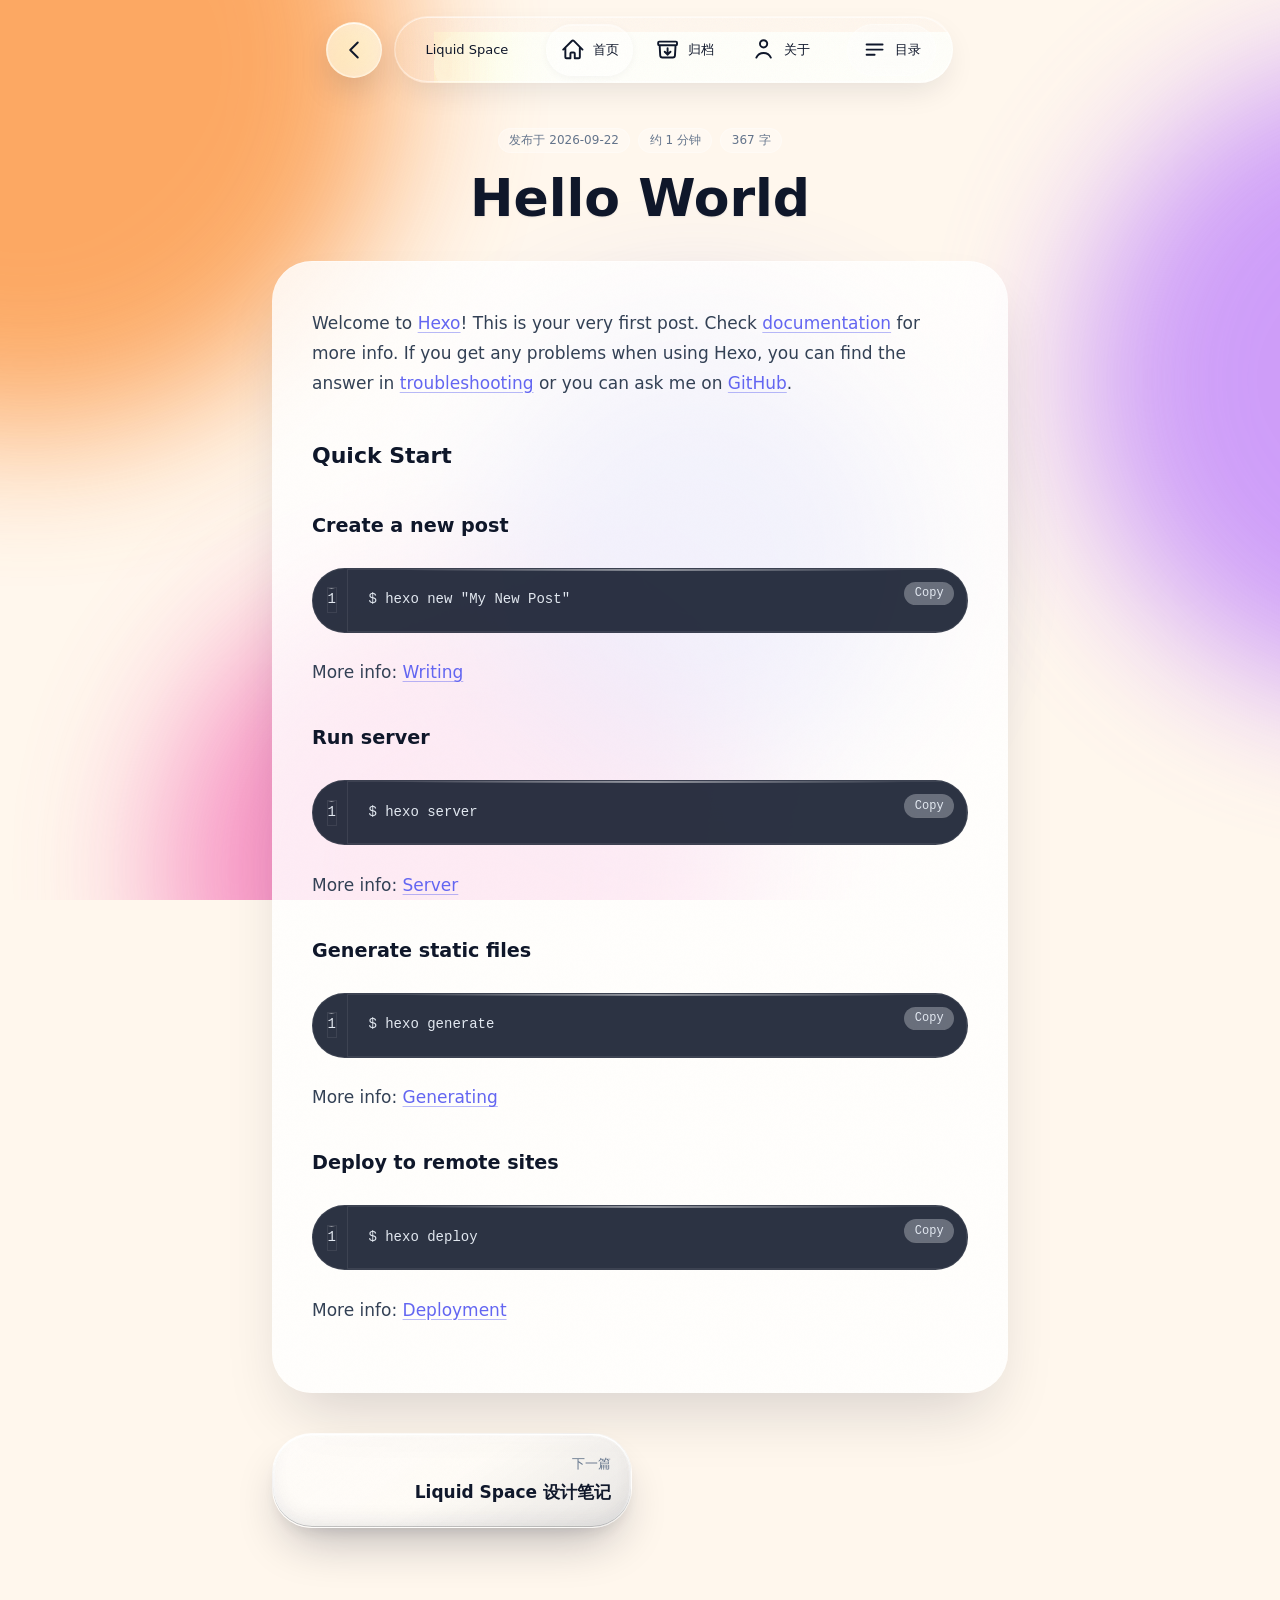
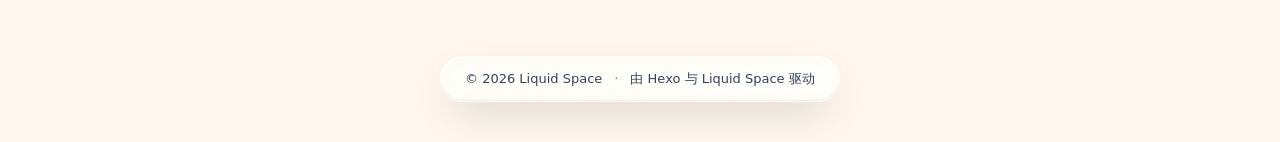
<file: 2026/09/22/hello-world/index.html>
<!DOCTYPE html>
<html lang="zh-CN" data-aurora="sunset">
<head>
  <meta charset="utf-8">
<meta name="viewport" content="width=device-width, initial-scale=1, viewport-fit=cover">
<meta name="generator" content="Hexo">

<title>Hello World · Liquid Space</title>

<meta name="description" content="A liquid-glass Hexo theme demo">

<meta name="author" content="Liquid Space">

<meta name="keywords" content="hexo,liquid-glass,theme">


<meta property="og:type" content="article">
<meta property="og:title" content="Hello World · Liquid Space">

<meta property="og:description" content="A liquid-glass Hexo theme demo">

<meta property="og:site_name" content="Liquid Space">
<meta property="og:locale" content="zh-CN">

<meta name="twitter:card" content="summary_large_image">
<meta name="twitter:title" content="Hello World · Liquid Space">

<meta name="twitter:description" content="A liquid-glass Hexo theme demo">


<link rel="canonical" href="https://haveanameisdifficult.github.io/2026/09/22/hello-world/index.html">
<link rel="stylesheet" href="/css/liquid.css">

<script>
  (function () {
    var mode = 'system';
    var dark = mode === 'dark' ||
      (mode === 'system' && window.matchMedia('(prefers-color-scheme: dark)').matches);
    if (dark) document.documentElement.classList.add('dark');
  })();
</script>


</head>
<body class="min-h-screen font-sans text-ink">
  <div class="aurora-canvas" aria-hidden="true">
  <div class="aurora-shift">
    <div class="aurora-blob aurora-blob-a"></div>
    <div class="aurora-blob aurora-blob-b"></div>
    <div class="aurora-blob aurora-blob-c"></div>
    <div class="aurora-blob aurora-blob-d"></div>
  </div>
</div>

  <header
  id="liquid-nav"
  class="fixed inset-x-0 top-0 z-nav safe-px pt-4"
>
  
  <div class="pointer-events-none absolute inset-x-0 top-0 h-0.5 bg-transparent">
    <div
      id="reading-progress"
      class="reading-progress h-full w-full origin-left bg-accent"
    ></div>
  </div>
  

  <div class="relative flex items-center justify-center gap-3">
    
    <a
  href="/"
  class="liquid-glass-btn liquid-specular grid shrink-0 place-items-center rounded-full text-ink no-underline"
  title="返回"
  aria-label="返回"
>
  <svg
    class="h-6 w-6"
    viewBox="0 0 24 24"
    fill="none"
    stroke="currentColor"
    stroke-width="2"
    aria-hidden="true"
  >
    <path
      stroke-linecap="round"
      stroke-linejoin="round"
      d="M15.75 19.5L8.25 12l7.5-7.5"
    />
  </svg>
</a>

    

  <nav
    id="nav-capsule"
    class="liquid-capsule liquid-specular liquid-nav-shell relative items-center"
    aria-label="菜单"
  >
    <div id="nav-indicator" class="nav-indicator" aria-hidden="true"></div>
    <a
      href="/"
      class="liquid-nav-btn liquid-nav-btn-lg relative z-10 flex items-center rounded-capsule text-meta text-ink no-underline"
    >
      <span class="nav-label">Liquid Space</span>
    </a>

    <div class="liquid-nav-divider bg-ink/15" aria-hidden="true"></div>

    
    
    <a
      href="/"
      class="liquid-nav-btn liquid-nav-btn-lg relative z-10 flex items-center rounded-capsule text-meta text-ink no-underline"
      data-nav-menu
      
    >
      
      <svg class="liquid-nav-icon shrink-0" viewBox="0 0 24 24" fill="none" stroke="currentColor" stroke-width="2" aria-hidden="true"><path stroke-linecap="round" stroke-linejoin="round" d="M2.25 12l8.954-8.955a1.5 1.5 0 012.122 0L22.28 12M4.5 9.75v10.125c0 .621.504 1.125 1.125 1.125H9.75v-4.875c0-.621.504-1.125 1.125-1.125h2.25c.621 0 1.125.504 1.125 1.125V21h4.125c.621 0 1.125-.504 1.125-1.125V9.75"/></svg>
      <span class="nav-label">首页</span>
    </a>
    
    <a
      href="/archives"
      class="liquid-nav-btn liquid-nav-btn-lg relative z-10 flex items-center rounded-capsule text-meta text-ink no-underline"
      data-nav-menu
      
    >
      
      <svg class="liquid-nav-icon shrink-0" viewBox="0 0 24 24" fill="none" stroke="currentColor" stroke-width="2" aria-hidden="true"><path stroke-linecap="round" stroke-linejoin="round" d="M20.25 7.5l-.625 10.632a2.25 2.25 0 01-2.247 2.118H6.622a2.25 2.25 0 01-2.247-2.118L3.75 7.5m8.25 3v6.75m0 0l-3-3m3 3l3-3M3.375 7.5h17.25c.621 0 1.125-.504 1.125-1.125v-1.5c0-.621-.504-1.125-1.125-1.125H3.375c-.621 0-1.125.504-1.125 1.125v1.5c0 .621.504 1.125 1.125 1.125z"/></svg>
      <span class="nav-label">归档</span>
    </a>
    
    <a
      href="/about"
      class="liquid-nav-btn liquid-nav-btn-lg relative z-10 flex items-center rounded-capsule text-meta text-ink no-underline"
      data-nav-menu
      
    >
      
      <svg class="liquid-nav-icon shrink-0" viewBox="0 0 24 24" fill="none" stroke="currentColor" stroke-width="2" aria-hidden="true"><path stroke-linecap="round" stroke-linejoin="round" d="M15.75 6a3.75 3.75 0 11-7.5 0 3.75 3.75 0 017.5 0zM4.5 20.25a8.25 8.25 0 0115 0"/></svg>
      <span class="nav-label">关于</span>
    </a>
    

    
    <div class="liquid-nav-divider bg-ink/15" aria-hidden="true"></div>
    <button
      type="button"
      id="toc-toggle"
      class="liquid-badge liquid-nav-btn liquid-nav-btn-lg relative z-10 flex items-center rounded-capsule text-meta text-ink"
      aria-expanded="false"
      aria-controls="toc-panel"
    >
      <svg class="liquid-nav-icon shrink-0" viewBox="0 0 24 24" fill="none" stroke="currentColor" stroke-width="2" aria-hidden="true">
        <path stroke-linecap="round" stroke-linejoin="round" d="M3.75 6.75h16.5M3.75 12h16.5m-16.5 5.25H12"/>
      </svg>
      <span class="nav-label hidden sm:inline">目录</span>
    </button>
    
  </nav>
  </div>
</header>


  <main class="relative z-10 mx-auto w-full max-w-shell safe-px pb-24 pt-32">
    <article class="mx-auto w-full max-w-reading animate-float-up">
  <header class="mb-8 text-center">
    <div class="mb-4 flex flex-wrap items-center justify-center gap-2">
      <time class="liquid-badge text-ink-faint" datetime="2026-09-22T13:51:24.245Z">
        发布于 2026-09-22
      </time>
      
      <span class="liquid-badge text-ink-faint">
        约 1 分钟
      </span>
      <span class="liquid-badge text-ink-faint">
        367 字
      </span>
    </div>

    <h1 class="mb-4 font-display text-hero text-ink text-shadow-soft">
      Hello World
    </h1>

    
  </header>

  <div class="liquid-reading relative px-6 py-10 sm:px-10 sm:py-12">
    <div class="prose-liquid relative z-10">
      <p>Welcome to <a target="_blank" rel="noopener" href="https://hexo.io/">Hexo</a>! This is your very first post. Check <a target="_blank" rel="noopener" href="https://hexo.io/docs/">documentation</a> for more info. If you get any problems when using Hexo, you can find the answer in <a target="_blank" rel="noopener" href="https://hexo.io/docs/troubleshooting.html">troubleshooting</a> or you can ask me on <a target="_blank" rel="noopener" href="https://github.com/hexojs/hexo/issues">GitHub</a>.</p>
<h2 id="Quick-Start"><a href="#Quick-Start" class="headerlink" title="Quick Start"></a>Quick Start</h2><h3 id="Create-a-new-post"><a href="#Create-a-new-post" class="headerlink" title="Create a new post"></a>Create a new post</h3><figure class="highlight bash"><table><tr><td class="gutter"><pre><span class="line">1</span><br></pre></td><td class="code"><pre><span class="line">$ hexo new <span class="string">&quot;My New Post&quot;</span></span><br></pre></td></tr></table></figure>

<p>More info: <a target="_blank" rel="noopener" href="https://hexo.io/docs/writing.html">Writing</a></p>
<h3 id="Run-server"><a href="#Run-server" class="headerlink" title="Run server"></a>Run server</h3><figure class="highlight bash"><table><tr><td class="gutter"><pre><span class="line">1</span><br></pre></td><td class="code"><pre><span class="line">$ hexo server</span><br></pre></td></tr></table></figure>

<p>More info: <a target="_blank" rel="noopener" href="https://hexo.io/docs/server.html">Server</a></p>
<h3 id="Generate-static-files"><a href="#Generate-static-files" class="headerlink" title="Generate static files"></a>Generate static files</h3><figure class="highlight bash"><table><tr><td class="gutter"><pre><span class="line">1</span><br></pre></td><td class="code"><pre><span class="line">$ hexo generate</span><br></pre></td></tr></table></figure>

<p>More info: <a target="_blank" rel="noopener" href="https://hexo.io/docs/generating.html">Generating</a></p>
<h3 id="Deploy-to-remote-sites"><a href="#Deploy-to-remote-sites" class="headerlink" title="Deploy to remote sites"></a>Deploy to remote sites</h3><figure class="highlight bash"><table><tr><td class="gutter"><pre><span class="line">1</span><br></pre></td><td class="code"><pre><span class="line">$ hexo deploy</span><br></pre></td></tr></table></figure>

<p>More info: <a target="_blank" rel="noopener" href="https://hexo.io/docs/one-command-deployment.html">Deployment</a></p>

    </div>
  </div>

  <nav class="mt-10 grid gap-4 sm:grid-cols-2">
    
    
    <a
      href="/2026/09/14/liquid-space-notes/"
      class="liquid-card group flex flex-col gap-1 p-5 no-underline text-inherit sm:text-right"
    >
      <span class="text-meta text-ink-faint">下一篇</span>
      <span class="line-clamp-2 font-display text-body font-semibold text-ink transition group-hover:text-accent">
        Liquid Space 设计笔记
      </span>
    </a>
    
  </nav>
</article>


<aside
  id="toc-panel"
  class="fixed bottom-6 right-4 z-nav hidden w-64 sm:right-6"
  aria-label="目录"
>
  <div class="liquid-card liquid-specular p-4">
    <p class="mb-2 text-meta font-semibold text-ink">目录</p>
    <nav id="toc-root" class="toc-list text-meta text-ink-muted">
      <div id="toc-indicator" class="toc-indicator" aria-hidden="true"></div>
      <ol class="toc"><li class="toc-item toc-level-2"><a class="toc-link" href="#Quick-Start"><span class="toc-text">Quick Start</span></a><ol class="toc-child"><li class="toc-item toc-level-3"><a class="toc-link" href="#Create-a-new-post"><span class="toc-text">Create a new post</span></a></li><li class="toc-item toc-level-3"><a class="toc-link" href="#Run-server"><span class="toc-text">Run server</span></a></li><li class="toc-item toc-level-3"><a class="toc-link" href="#Generate-static-files"><span class="toc-text">Generate static files</span></a></li><li class="toc-item toc-level-3"><a class="toc-link" href="#Deploy-to-remote-sites"><span class="toc-text">Deploy to remote sites</span></a></li></ol></li></ol>
    </nav>
  </div>
</aside>


  </main>

  <footer class="relative z-10 mx-auto w-full max-w-shell safe-px pb-10 pt-8">
  <div class="liquid-capsule mx-auto flex max-w-fit flex-col items-center gap-1 px-6 py-3 text-meta text-ink-muted sm:flex-row sm:gap-3">
    <span>
      &copy;
      2026
      Liquid Space
    </span>
    <span class="hidden sm:inline text-ink-faint" aria-hidden="true">·</span>
    
    <span>由 Hexo 与 Liquid Space 驱动</span>
    
  </div>
</footer>

  <script>
  window.LIQUID_CONFIG = {
    i18n: {
      copy: &#34;复制&#34;,
      copy_success: &#34;已复制&#34;,
      copy_failed: &#34;复制失败&#34;,
      loading: &#34;加载中&#34;
    },
    tocDepth: 3,
    enableCopy: true,
    isPost: true
  };
</script>

  <script src="/js/liquid-lens.js" defer></script>
  <script src="/js/liquid.js" defer></script>
</body>
</html>
</file>
<file: css/liquid.css>
*,:after,:before{--tw-border-spacing-x:0;--tw-border-spacing-y:0;--tw-translate-x:0;--tw-translate-y:0;--tw-rotate:0;--tw-skew-x:0;--tw-skew-y:0;--tw-scale-x:1;--tw-scale-y:1;--tw-pan-x: ;--tw-pan-y: ;--tw-pinch-zoom: ;--tw-scroll-snap-strictness:proximity;--tw-gradient-from-position: ;--tw-gradient-via-position: ;--tw-gradient-to-position: ;--tw-ordinal: ;--tw-slashed-zero: ;--tw-numeric-figure: ;--tw-numeric-spacing: ;--tw-numeric-fraction: ;--tw-ring-inset: ;--tw-ring-offset-width:0px;--tw-ring-offset-color:#fff;--tw-ring-color:rgba(59,130,246,.5);--tw-ring-offset-shadow:0 0 #0000;--tw-ring-shadow:0 0 #0000;--tw-shadow:0 0 #0000;--tw-shadow-colored:0 0 #0000;--tw-blur: ;--tw-brightness: ;--tw-contrast: ;--tw-grayscale: ;--tw-hue-rotate: ;--tw-invert: ;--tw-saturate: ;--tw-sepia: ;--tw-drop-shadow: ;--tw-backdrop-blur: ;--tw-backdrop-brightness: ;--tw-backdrop-contrast: ;--tw-backdrop-grayscale: ;--tw-backdrop-hue-rotate: ;--tw-backdrop-invert: ;--tw-backdrop-opacity: ;--tw-backdrop-saturate: ;--tw-backdrop-sepia: ;--tw-contain-size: ;--tw-contain-layout: ;--tw-contain-paint: ;--tw-contain-style: }::backdrop{--tw-border-spacing-x:0;--tw-border-spacing-y:0;--tw-translate-x:0;--tw-translate-y:0;--tw-rotate:0;--tw-skew-x:0;--tw-skew-y:0;--tw-scale-x:1;--tw-scale-y:1;--tw-pan-x: ;--tw-pan-y: ;--tw-pinch-zoom: ;--tw-scroll-snap-strictness:proximity;--tw-gradient-from-position: ;--tw-gradient-via-position: ;--tw-gradient-to-position: ;--tw-ordinal: ;--tw-slashed-zero: ;--tw-numeric-figure: ;--tw-numeric-spacing: ;--tw-numeric-fraction: ;--tw-ring-inset: ;--tw-ring-offset-width:0px;--tw-ring-offset-color:#fff;--tw-ring-color:rgba(59,130,246,.5);--tw-ring-offset-shadow:0 0 #0000;--tw-ring-shadow:0 0 #0000;--tw-shadow:0 0 #0000;--tw-shadow-colored:0 0 #0000;--tw-blur: ;--tw-brightness: ;--tw-contrast: ;--tw-grayscale: ;--tw-hue-rotate: ;--tw-invert: ;--tw-saturate: ;--tw-sepia: ;--tw-drop-shadow: ;--tw-backdrop-blur: ;--tw-backdrop-brightness: ;--tw-backdrop-contrast: ;--tw-backdrop-grayscale: ;--tw-backdrop-hue-rotate: ;--tw-backdrop-invert: ;--tw-backdrop-opacity: ;--tw-backdrop-saturate: ;--tw-backdrop-sepia: ;--tw-contain-size: ;--tw-contain-layout: ;--tw-contain-paint: ;--tw-contain-style: }/*! tailwindcss v3.4.19 | MIT License | https://tailwindcss.com*/*,:after,:before{box-sizing:border-box;border:0 solid #e5e7eb}:after,:before{--tw-content:""}:host,html{line-height:1.5;-webkit-text-size-adjust:100%;-moz-tab-size:4;-o-tab-size:4;tab-size:4;font-family:ui-sans-serif,system-ui,-apple-system,Segoe UI,PingFang SC,Hiragino Sans GB,Microsoft YaHei,sans-serif;font-feature-settings:normal;font-variation-settings:normal;-webkit-tap-highlight-color:transparent}body{margin:0;line-height:inherit}hr{height:0;color:inherit;border-top-width:1px}abbr:where([title]){-webkit-text-decoration:underline dotted;text-decoration:underline dotted}h1,h2,h3,h4,h5,h6{font-size:inherit;font-weight:inherit}a{color:inherit;text-decoration:inherit}b,strong{font-weight:bolder}code,kbd,pre,samp{font-family:ui-monospace,SFMono-Regular,Menlo,Consolas,Liberation Mono,monospace;font-feature-settings:normal;font-variation-settings:normal;font-size:1em}small{font-size:80%}sub,sup{font-size:75%;line-height:0;position:relative;vertical-align:baseline}sub{bottom:-.25em}sup{top:-.5em}table{text-indent:0;border-color:inherit;border-collapse:collapse}button,input,optgroup,select,textarea{font-family:inherit;font-feature-settings:inherit;font-variation-settings:inherit;font-size:100%;font-weight:inherit;line-height:inherit;letter-spacing:inherit;color:inherit;margin:0;padding:0}button,select{text-transform:none}button,input:where([type=button]),input:where([type=reset]),input:where([type=submit]){-webkit-appearance:button;background-color:transparent;background-image:none}:-moz-focusring{outline:auto}:-moz-ui-invalid{box-shadow:none}progress{vertical-align:baseline}::-webkit-inner-spin-button,::-webkit-outer-spin-button{height:auto}[type=search]{-webkit-appearance:textfield;outline-offset:-2px}::-webkit-search-decoration{-webkit-appearance:none}::-webkit-file-upload-button{-webkit-appearance:button;font:inherit}summary{display:list-item}blockquote,dd,dl,figure,h1,h2,h3,h4,h5,h6,hr,p,pre{margin:0}fieldset{margin:0}fieldset,legend{padding:0}menu,ol,ul{list-style:none;margin:0;padding:0}dialog{padding:0}textarea{resize:vertical}input::-moz-placeholder,textarea::-moz-placeholder{opacity:1;color:#9ca3af}input::placeholder,textarea::placeholder{opacity:1;color:#9ca3af}[role=button],button{cursor:pointer}:disabled{cursor:default}audio,canvas,embed,iframe,img,object,svg,video{display:block;vertical-align:middle}img,video{max-width:100%;height:auto}[hidden]:where(:not([hidden=until-found])){display:none}:root{--liquid-ink:#0f172a;--liquid-ink-muted:#334155;--liquid-ink-faint:#64748b;--liquid-surface:hsla(0,0%,100%,.55);--liquid-surface-raised:hsla(0,0%,100%,.72);--liquid-surface-overlay:hsla(0,0%,100%,.38);--liquid-accent:#6366f1;--liquid-accent-soft:rgba(99,102,241,.18);--liquid-accent-glow:rgba(99,102,241,.45);--liquid-noise-opacity:0.04;--liquid-canvas-a:#f97316;--liquid-canvas-b:#a855f7;--liquid-canvas-c:#22d3ee;--liquid-canvas-bg:#eef2ff;--liquid-reading-veil:hsla(0,0%,100%,.82);--mouse-x:50%;--mouse-y:50%;color-scheme:light}.dark{--liquid-ink:#f8fafc;--liquid-ink-muted:#cbd5e1;--liquid-ink-faint:#94a3b8;--liquid-surface:rgba(15,23,42,.48);--liquid-surface-raised:rgba(15,23,42,.68);--liquid-surface-overlay:rgba(15,23,42,.35);--liquid-accent:#818cf8;--liquid-accent-soft:rgba(129,140,248,.22);--liquid-accent-glow:rgba(129,140,248,.4);--liquid-noise-opacity:0.05;--liquid-canvas-a:#7c3aed;--liquid-canvas-b:#0ea5e9;--liquid-canvas-c:#34d399;--liquid-canvas-bg:#0b1220;--liquid-reading-veil:rgba(15,23,42,.78);color-scheme:dark}[data-aurora=sunset]{--liquid-canvas-a:#fb923c;--liquid-canvas-b:#c084fc;--liquid-canvas-c:#f472b6;--liquid-canvas-bg:#fff7ed}.dark [data-aurora=sunset],.dark[data-aurora=sunset]{--liquid-canvas-a:#ea580c;--liquid-canvas-b:#7c3aed;--liquid-canvas-c:#db2777;--liquid-canvas-bg:#1a0b14}[data-aurora=aurora]{--liquid-canvas-a:#2dd4bf;--liquid-canvas-b:#60a5fa;--liquid-canvas-c:#a78bfa;--liquid-canvas-bg:#ecfeff}.dark [data-aurora=aurora],.dark[data-aurora=aurora]{--liquid-canvas-a:#0f766e;--liquid-canvas-b:#2563eb;--liquid-canvas-c:#7c3aed;--liquid-canvas-bg:#042f2e}[data-aurora=cosmos]{--liquid-canvas-a:#6366f1;--liquid-canvas-b:#8b5cf6;--liquid-canvas-c:#38bdf8;--liquid-canvas-bg:#eef2ff}.dark [data-aurora=cosmos],.dark[data-aurora=cosmos]{--liquid-canvas-a:#312e81;--liquid-canvas-b:#5b21b6;--liquid-canvas-c:#0369a1;--liquid-canvas-bg:#05060f}html{scroll-behavior:smooth;-webkit-font-smoothing:antialiased;-moz-osx-font-smoothing:grayscale;background:var(--liquid-canvas-bg)}body{background-color:transparent;font-family:ui-sans-serif,system-ui,-apple-system,Segoe UI,PingFang SC,Hiragino Sans GB,Microsoft YaHei,sans-serif;color:var(--liquid-ink);min-height:100vh;overflow-x:hidden}::-moz-selection{background:var(--liquid-accent-soft);color:var(--liquid-ink)}::selection{background:var(--liquid-accent-soft);color:var(--liquid-ink)}:focus-visible{outline:2px solid var(--liquid-accent);outline-offset:3px}.liquid-specular{--specular-o:0}.liquid-specular:before{content:"";position:absolute;inset:0;border-radius:inherit;pointer-events:none;z-index:0;opacity:var(--specular-o);background:radial-gradient(320px circle at var(--mouse-x,50%) var(--mouse-y,50%),hsla(0,0%,100%,.7),transparent 55%);transition:opacity .35s ease;mix-blend-mode:soft-light}.liquid-specular.is-lit{--specular-o:0.72}.liquid-card{position:relative;isolation:isolate;overflow:hidden;border-radius:2.5rem;background:linear-gradient(145deg,color-mix(in srgb,var(--liquid-surface) 78%,#fff),var(--liquid-surface) 50%,color-mix(in srgb,var(--liquid-surface) 90%,#0f172a));backdrop-filter:saturate(1.55) contrast(1.12) brightness(1.04) blur(12px);-webkit-backdrop-filter:saturate(1.55) contrast(1.12) brightness(1.04) blur(12px);border:1px solid hsla(0,0%,100%,.38);box-shadow:0 24px 50px -16px rgba(15,23,42,.32),0 8px 20px -10px rgba(15,23,42,.16),inset 0 1px 0 0 hsla(0,0%,100%,.95),inset 0 3px 2px -1px hsla(0,0%,100%,.45),inset 0 6px 14px -4px hsla(0,0%,100%,.14),inset 0 -1px 0 0 rgba(0,0,0,.2),inset 0 -4px 16px 0 hsla(0,0%,100%,.1),inset 0 -10px 24px -10px rgba(15,23,42,.14),inset 2px 0 0 0 hsla(0,0%,100%,.45),inset -2px 0 0 0 hsla(0,0%,100%,.24),inset 0 0 0 1px hsla(0,0%,100%,.3),inset 0 0 0 2px hsla(0,0%,100%,.1);transition:box-shadow .5s cubic-bezier(.22,1,.36,1),transform .22s cubic-bezier(.34,1.56,.64,1);cursor:pointer}.liquid-card:after{content:"";position:absolute;inset:0;border-radius:inherit;pointer-events:none;opacity:var(--liquid-noise-opacity);background-image:url("data:image/svg+xml;charset=utf-8,%3Csvg xmlns='http://www.w3.org/2000/svg' viewBox='0 0 256 256'%3E%3Cfilter id='a'%3E%3CfeTurbulence baseFrequency='.85' numOctaves='4' stitchTiles='stitch' type='fractalNoise'/%3E%3C/filter%3E%3Crect width='100%25' height='100%25' filter='url(%23a)'/%3E%3C/svg%3E");background-size:180px 180px;mix-blend-mode:overlay;z-index:1}.dark .liquid-card{background:linear-gradient(145deg,rgba(30,41,59,.78),rgba(15,23,42,.62));backdrop-filter:saturate(1.4) contrast(1.08) brightness(1.06) blur(16px);-webkit-backdrop-filter:saturate(1.4) contrast(1.08) brightness(1.06) blur(16px)}.liquid-card:focus-within,.liquid-card:hover{box-shadow:0 28px 56px -16px rgba(15,23,42,.36),0 10px 24px -10px rgba(15,23,42,.18),inset 0 1px 0 0 hsla(0,0%,100%,.9),inset 0 -1px 0 0 hsla(0,0%,100%,.28),inset 1px 0 0 0 hsla(0,0%,100%,.4),inset -1px 0 0 0 hsla(0,0%,100%,.18),0 0 0 1px hsla(0,0%,100%,.22)}.liquid-capsule{position:relative;display:inline-flex;align-items:center;gap:.5rem;border-radius:9999px;isolation:isolate;background:linear-gradient(145deg,color-mix(in srgb,var(--liquid-surface) 18%,transparent),color-mix(in srgb,var(--liquid-surface) 32%,transparent));backdrop-filter:saturate(1.45) contrast(1.08) brightness(1.04) blur(8px);-webkit-backdrop-filter:saturate(1.45) contrast(1.08) brightness(1.04) blur(8px);border:1px solid hsla(0,0%,100%,.22);box-shadow:0 16px 40px -12px rgba(15,23,42,.22),inset 0 1px 0 0 hsla(0,0%,100%,.45),inset 0 -1px 0 0 rgba(0,0,0,.06),inset 0 0 0 1px hsla(0,0%,100%,.08);transition:transform .45s cubic-bezier(.34,1.56,.64,1),box-shadow .4s ease}.liquid-capsule:after{content:"";position:absolute;inset:0;border-radius:inherit;pointer-events:none;opacity:var(--liquid-noise-opacity);background-image:url("data:image/svg+xml;charset=utf-8,%3Csvg xmlns='http://www.w3.org/2000/svg' viewBox='0 0 256 256'%3E%3Cfilter id='a'%3E%3CfeTurbulence baseFrequency='.85' numOctaves='4' stitchTiles='stitch' type='fractalNoise'/%3E%3C/filter%3E%3Crect width='100%25' height='100%25' filter='url(%23a)'/%3E%3C/svg%3E");background-size:180px 180px;mix-blend-mode:overlay;z-index:1}.liquid-capsule:hover{transform:scale(1.04)}.has-liquid-lens.liquid-capsule:hover{transform:none}.liquid-capsule:active{animation:jelly .55s cubic-bezier(.34,1.56,.64,1)}.has-liquid-lens.liquid-capsule:active{animation:none}.liquid-glass-btn{position:relative;width:3.5rem;height:3.5rem;border-radius:9999px;isolation:isolate;display:grid;place-items:center;background:linear-gradient(145deg,color-mix(in srgb,var(--liquid-surface) 88%,#fff),var(--liquid-surface));backdrop-filter:saturate(1.55) contrast(1.12) brightness(1.05) blur(10px);-webkit-backdrop-filter:saturate(1.55) contrast(1.12) brightness(1.05) blur(10px);border:1px solid hsla(0,0%,100%,.4);box-shadow:0 14px 36px -10px rgba(15,23,42,.28),inset 0 1px 0 0 hsla(0,0%,100%,.85),inset 0 -1px 0 0 hsla(0,0%,100%,.22),inset 1px 0 0 0 hsla(0,0%,100%,.3);transition:transform .45s cubic-bezier(.34,1.56,.64,1),box-shadow .4s ease;will-change:transform;cursor:pointer}.liquid-glass-btn:after{content:"";position:absolute;inset:0;border-radius:inherit;pointer-events:none;opacity:var(--liquid-noise-opacity);background-image:url("data:image/svg+xml;charset=utf-8,%3Csvg xmlns='http://www.w3.org/2000/svg' viewBox='0 0 256 256'%3E%3Cfilter id='a'%3E%3CfeTurbulence baseFrequency='.85' numOctaves='4' stitchTiles='stitch' type='fractalNoise'/%3E%3C/filter%3E%3Crect width='100%25' height='100%25' filter='url(%23a)'/%3E%3C/svg%3E");background-size:180px 180px;mix-blend-mode:overlay;z-index:1}.liquid-glass-btn:hover{transform:scale(1.06);box-shadow:0 18px 44px -12px rgba(15,23,42,.32),0 0 0 1px hsla(0,0%,100%,.18),inset 0 1px 0 0 hsla(0,0%,100%,.95),inset 0 -1px 0 0 hsla(0,0%,100%,.28),inset 1px 0 0 0 hsla(0,0%,100%,.4)}.liquid-glass-btn:active{animation:jelly .55s cubic-bezier(.34,1.56,.64,1)}.liquid-hero{min-height:15.5rem}.liquid-hero-title{min-height:2.3em}.liquid-hero-sub{min-height:3.5em}@media (min-width:640px){.liquid-hero{min-height:17.5rem}}.liquid-badge{font-size:.75rem;line-height:1.4;font-weight:500;position:relative;display:inline-flex;align-items:center;border-radius:9999px;padding:.2rem .65rem;background:color-mix(in srgb,var(--liquid-surface) 55%,transparent);border:1px solid hsla(0,0%,100%,.28);backdrop-filter:saturate(1.3) blur(12px);-webkit-backdrop-filter:saturate(1.3) blur(12px)}.liquid-reading{position:relative;border-radius:2.5rem;background:var(--liquid-reading-veil);backdrop-filter:saturate(1.25) blur(32px);-webkit-backdrop-filter:saturate(1.25) blur(32px);box-shadow:0 32px 64px -20px rgba(15,23,42,.18),inset 0 1px 0 0 hsla(0,0%,100%,.4)}.liquid-reading:after{content:"";position:absolute;inset:0;border-radius:inherit;pointer-events:none;opacity:var(--liquid-noise-opacity);background-image:url("data:image/svg+xml;charset=utf-8,%3Csvg xmlns='http://www.w3.org/2000/svg' viewBox='0 0 256 256'%3E%3Cfilter id='a'%3E%3CfeTurbulence baseFrequency='.85' numOctaves='4' stitchTiles='stitch' type='fractalNoise'/%3E%3C/filter%3E%3Crect width='100%25' height='100%25' filter='url(%23a)'/%3E%3C/svg%3E");background-size:180px 180px;mix-blend-mode:overlay;z-index:1}.liquid-code{font-family:ui-monospace,SFMono-Regular,Menlo,Consolas,Liberation Mono,monospace;position:relative;overflow:hidden;border-radius:2.5rem;background:rgba(15,23,42,.88);box-shadow:var(--liquid-code);border:1px solid hsla(0,0%,100%,.08)}.liquid-code:before{content:"";position:absolute;top:0;left:10%;right:10%;height:1px;background:linear-gradient(90deg,transparent,hsla(0,0%,100%,.45),transparent);pointer-events:none;z-index:2}.aurora-canvas{position:fixed;inset:0;z-index:-1;overflow:hidden;pointer-events:none;background:var(--liquid-canvas-bg)}.aurora-shift{position:absolute;inset:-12%;transform:translate3d(calc(var(--aurora-x, 0)*1px),calc(var(--aurora-y, 0)*1px),0);transition:transform .8s cubic-bezier(.22,1,.36,1)}.aurora-blob{position:absolute;border-radius:9999px;filter:blur(72px);opacity:.78;will-change:transform}.dark .aurora-blob{mix-blend-mode:screen}.aurora-blob-a{width:58vw;height:58vw;top:-18%;left:-12%;background:var(--liquid-canvas-a);animation:aurora-drift 14s ease-in-out infinite}.aurora-blob-b{width:50vw;height:50vw;top:15%;right:-18%;background:var(--liquid-canvas-b);animation:aurora-drift-alt 17s ease-in-out infinite}.aurora-blob-c{width:46vw;height:46vw;bottom:-14%;left:20%;background:var(--liquid-canvas-c);animation:aurora-drift 19s ease-in-out infinite reverse}.aurora-blob-d{width:34vw;height:34vw;top:40%;left:40%;background:var(--liquid-accent);opacity:.45;animation:aurora-pulse 11s ease-in-out infinite}.liquid-capsule.liquid-nav-shell,.liquid-nav-shell.liquid-capsule{display:inline-flex;align-items:center;height:4.2rem;gap:.55rem;padding:.5rem 1rem;overflow:visible!important;background:linear-gradient(180deg,color-mix(in srgb,var(--liquid-surface) 14%,transparent),color-mix(in srgb,var(--liquid-surface) 16%,transparent));backdrop-filter:saturate(1.4) contrast(1.06) brightness(1.04) blur(10px);-webkit-backdrop-filter:saturate(1.4) contrast(1.06) brightness(1.04) blur(10px);border:1px solid hsla(0,0%,100%,.24);box-shadow:0 12px 32px -8px rgba(15,23,42,.12),inset 0 1px 0 0 hsla(0,0%,100%,.55),inset 0 -1px 0 0 hsla(0,0%,100%,.45),inset 0 0 0 1px hsla(0,0%,100%,.08);transition:padding .55s cubic-bezier(.34,1.25,.64,1),gap .55s cubic-bezier(.34,1.25,.64,1)}.has-liquid-lens.liquid-nav-shell:hover,.liquid-nav-shell:active,.liquid-nav-shell:hover{transform:none!important;animation:none!important}.liquid-nav-shell.nav-collapsed{padding-left:.7rem;padding-right:.7rem;gap:.4rem}.nav-indicator{position:absolute;left:0;top:0;width:0;height:2.75rem;border-radius:9999px;pointer-events:none;opacity:0;background:hsla(0,0%,100%,.22);border:1px solid hsla(0,0%,100%,.32);box-shadow:inset 0 1px 0 hsla(0,0%,100%,.4),0 2px 8px rgba(15,23,42,.04);transform:none;backdrop-filter:saturate(1.2) brightness(1.15) blur(4px);-webkit-backdrop-filter:saturate(1.2) brightness(1.15) blur(4px);transition:left .4s cubic-bezier(.22,1,.36,1),width .4s cubic-bezier(.22,1,.36,1),top .4s cubic-bezier(.22,1,.36,1),height .4s cubic-bezier(.22,1,.36,1),opacity .25s ease,-webkit-backdrop-filter .35s ease;transition:left .4s cubic-bezier(.22,1,.36,1),width .4s cubic-bezier(.22,1,.36,1),top .4s cubic-bezier(.22,1,.36,1),height .4s cubic-bezier(.22,1,.36,1),opacity .25s ease,backdrop-filter .35s ease;transition:left .4s cubic-bezier(.22,1,.36,1),width .4s cubic-bezier(.22,1,.36,1),top .4s cubic-bezier(.22,1,.36,1),height .4s cubic-bezier(.22,1,.36,1),opacity .25s ease,backdrop-filter .35s ease,-webkit-backdrop-filter .35s ease}.nav-indicator.is-on{opacity:1}.nav-indicator.is-circle{background:hsla(0,0%,100%,.24)}.liquid-nav-btn[aria-current=page]{color:var(--liquid-accent);font-weight:600}.liquid-nav-btn[aria-current=page] svg{color:var(--liquid-accent)}.nav-indicator.is-boost{opacity:.85}.nav-indicator.is-dragging,.nav-indicator.is-press{opacity:1;background:hsla(0,0%,100%,.08);border:1px solid hsla(0,0%,100%,.42);box-shadow:inset 0 1px 0 hsla(0,0%,100%,.65),inset 0 -1px 0 rgba(0,0,0,.08),inset 0 0 0 1px hsla(0,0%,100%,.12),0 12px 36px -4px rgba(15,23,42,.18);backdrop-filter:saturate(1.2) brightness(1.12) blur(3px);-webkit-backdrop-filter:saturate(1.2) brightness(1.12) blur(3px)}.nav-indicator.is-press{transition:opacity .28s ease,left .4s cubic-bezier(.22,1,.36,1),width .4s cubic-bezier(.22,1,.36,1),top .4s cubic-bezier(.22,1,.36,1),height .4s cubic-bezier(.22,1,.36,1),background .3s ease,-webkit-backdrop-filter .3s ease;transition:opacity .28s ease,left .4s cubic-bezier(.22,1,.36,1),width .4s cubic-bezier(.22,1,.36,1),top .4s cubic-bezier(.22,1,.36,1),height .4s cubic-bezier(.22,1,.36,1),background .3s ease,backdrop-filter .3s ease;transition:opacity .28s ease,left .4s cubic-bezier(.22,1,.36,1),width .4s cubic-bezier(.22,1,.36,1),top .4s cubic-bezier(.22,1,.36,1),height .4s cubic-bezier(.22,1,.36,1),background .3s ease,backdrop-filter .3s ease,-webkit-backdrop-filter .3s ease}.nav-indicator.is-dragging{transition:opacity .28s ease,width .22s cubic-bezier(.22,1,.36,1),height .22s cubic-bezier(.22,1,.36,1),background .3s ease,-webkit-backdrop-filter .3s ease;transition:opacity .28s ease,width .22s cubic-bezier(.22,1,.36,1),height .22s cubic-bezier(.22,1,.36,1),background .3s ease,backdrop-filter .3s ease;transition:opacity .28s ease,width .22s cubic-bezier(.22,1,.36,1),height .22s cubic-bezier(.22,1,.36,1),background .3s ease,backdrop-filter .3s ease,-webkit-backdrop-filter .3s ease}.nav-indicator.is-instant{transition:none}[data-nav-menu]{position:relative;z-index:2}[data-nav-menu].is-drag-target{color:inherit}.liquid-nav-shell.is-drag-active{touch-action:none;-webkit-user-select:none;-moz-user-select:none;user-select:none;cursor:grabbing}.is-drag-active .liquid-nav-btn,.is-drag-active .liquid-nav-btn:active{transform:none!important}.is-drag-active .liquid-nav-btn,.is-drag-active .liquid-nav-btn svg,.is-drag-active [data-nav-menu],.is-drag-active [data-nav-menu] svg{color:var(--liquid-ink)!important}.is-drag-active .liquid-nav-icon,.is-drag-active .nav-label{filter:drop-shadow(0 0 6px rgba(255,255,255,.35))}.liquid-nav-btn-lg{height:3.25rem;min-height:3.25rem;padding-left:.9rem;padding-right:.9rem;gap:.55rem;transition:transform .28s cubic-bezier(.34,1.56,.64,1),padding .55s cubic-bezier(.34,1.25,.64,1),gap .55s cubic-bezier(.34,1.25,.64,1)}.liquid-nav-icon{width:1.45rem;height:1.45rem}.liquid-nav-divider{width:1px;height:1.35rem;margin-left:.15rem;margin-right:.15rem}.toc-list{position:relative;overflow-y:auto;overflow-x:hidden;padding:.35rem;margin:-.35rem;max-height:min(50vh,28rem);scrollbar-width:thin}.toc ol.toc,.toc-child{list-style:none;margin:0;padding:0}.toc-link{position:relative;z-index:1;display:flex;align-items:center;width:100%;border-radius:9999px;padding:.42rem .75rem;text-decoration:none;color:inherit;transition:color .2s ease,font-weight .2s ease}.toc-level-2>.toc-link{font-weight:500;color:var(--liquid-ink-muted)}.toc-level-3>.toc-link{padding-left:1.5rem;color:var(--liquid-ink-faint)}.toc-link[aria-current=true]{color:var(--liquid-ink);font-weight:600}.toc-indicator{position:absolute;left:0;top:0;width:0;height:0;border-radius:9999px;pointer-events:none;z-index:0;opacity:0;background:linear-gradient(90deg,hsla(0,0%,100%,.38),hsla(0,0%,100%,.18));box-shadow:inset 0 1px 0 0 hsla(0,0%,100%,.55),0 4px 12px rgba(15,23,42,.12);transform:scale(.88,.72);transform-origin:center center;transition:left .48s cubic-bezier(.34,1.4,.64,1),top .48s cubic-bezier(.34,1.4,.64,1),width .48s cubic-bezier(.34,1.4,.64,1),height .48s cubic-bezier(.34,1.4,.64,1),transform .36s cubic-bezier(.34,1.56,.64,1),opacity .2s ease}.toc-indicator.is-on{opacity:1;transform:scale(1)}.toc-indicator.is-boost{transform:scale(1.04,1.08)}.toc-indicator.is-instant{transition:none}.toc-busy .toc-link:active{transform:none}.typewriter{display:inline}.typewriter.is-done:after,.typewriter.is-typing:after{content:"";display:inline-block;width:.08em;height:.85em;margin-left:.12em;background:currentColor;vertical-align:-.05em;border-radius:1px}.typewriter.is-typing:after{animation:caret-blink 1s step-end infinite}.typewriter.is-done:after{opacity:0}@keyframes caret-blink{0%,49%{opacity:1}50%,to{opacity:0}}.liquid-nav-btn{transition:transform .36s cubic-bezier(.34,1.56,.64,1),color .2s ease}.liquid-nav-btn:active{transform:none}.liquid-card.is-pressed{transform:scale(.985)}.liquid-capsule:not(.has-liquid-lens):active{transform:scale(.96)}.liquid-badge:active{transform:scale(.94)}.reading-progress{transform-origin:left center;transform:scaleX(var(--progress,0));will-change:transform}.nav-label{max-width:12rem;overflow:hidden;white-space:nowrap;opacity:1;flex-shrink:1;transition:max-width .55s cubic-bezier(.34,1.2,.64,1),opacity .35s cubic-bezier(.22,1,.36,1) .05s,margin .5s cubic-bezier(.34,1.2,.64,1)}.nav-collapsed .nav-label{max-width:0;opacity:0;margin:0;flex-shrink:0}.nav-collapsed .liquid-nav-btn-lg{padding-left:.65rem;padding-right:.65rem;gap:0}.nav-collapsed .liquid-nav-btn-icon{padding-left:0;padding-right:0}.prose-liquid{font-size:1.0625rem;line-height:1.75;font-weight:400;color:var(--liquid-ink-muted)}.prose-liquid h1,.prose-liquid h2,.prose-liquid h3,.prose-liquid h4{font-family:ui-sans-serif,system-ui,-apple-system,Segoe UI,PingFang SC,Microsoft YaHei,sans-serif;font-weight:600;color:var(--liquid-ink);margin-top:1.75em;margin-bottom:.75em;scroll-margin-top:6rem}.prose-liquid h1{font-size:1.5rem;line-height:1.35;font-weight:600}.prose-liquid h2{font-size:1.375rem}.prose-liquid h3{font-size:1.2rem}.prose-liquid p{margin-bottom:1.15em}.prose-liquid a{color:var(--liquid-accent);text-decoration:underline;text-underline-offset:3px;text-decoration-color:color-mix(in srgb,var(--liquid-accent) 45%,transparent);transition:text-decoration-color .25s ease}.prose-liquid a:hover{text-decoration-color:var(--liquid-accent)}.prose-liquid ol,.prose-liquid ul{margin:1em 0 1.15em;padding-left:1.4em}.prose-liquid li{margin-bottom:.4em}.prose-liquid ul{list-style:disc}.prose-liquid ol{list-style:decimal}.prose-liquid blockquote{position:relative;border-radius:2.5rem;margin:1.5em 0;padding:1rem 1.25rem 1rem 1.5rem;background:var(--liquid-accent-soft);border-left:3px solid var(--liquid-accent);box-shadow:inset 0 0 0 1px hsla(0,0%,100%,.12)}.prose-liquid blockquote p:last-child{margin-bottom:0}.prose-liquid code{font-family:ui-monospace,SFMono-Regular,Menlo,Consolas,Liberation Mono,monospace;font-size:.75rem;line-height:1.4;font-weight:500;padding:.15em .4em;border-radius:.4em;background:var(--liquid-accent-soft);color:var(--liquid-ink)}.prose-liquid pre{margin:1.5em 0;overflow-x:auto;padding:1.15rem 1.25rem;color:#e2e8f0;font-size:.875rem;line-height:1.7}.prose-liquid pre code{background-color:transparent;padding:0;color:inherit;border-radius:0;background:transparent}.prose-liquid img{border-radius:2.5rem;margin:1.5em auto;max-width:100%;height:auto}.prose-liquid table{width:100%;margin:1.5em 0;border-collapse:collapse;font-size:.9375rem}.prose-liquid td,.prose-liquid th{padding:.65rem .85rem;border:1px solid rgba(148,163,184,.35);text-align:left}.prose-liquid th{background:var(--liquid-accent-soft);font-weight:600}.prose-liquid hr{margin:2.5em auto;width:40%;border:0;height:1px;background:linear-gradient(90deg,transparent,rgba(148,163,184,.55),transparent)}.prose-liquid figure.highlight{font-family:ui-monospace,SFMono-Regular,Menlo,Consolas,Liberation Mono,monospace;position:relative;overflow:hidden;border-radius:2.5rem;background:rgba(15,23,42,.88);box-shadow:var(--liquid-code);border:1px solid hsla(0,0%,100%,.08)}.prose-liquid figure.highlight:before{content:"";position:absolute;top:0;left:10%;right:10%;height:1px;background:linear-gradient(90deg,transparent,hsla(0,0%,100%,.45),transparent);pointer-events:none;z-index:2}.prose-liquid figure.highlight{position:relative;margin-top:1.5rem;margin-bottom:1.5rem;overflow:hidden;border-radius:2.5rem;margin:1.5em 0}.prose-liquid figure.highlight table{width:100%;border:0;margin:0;display:block;overflow-x:auto}.prose-liquid figure.highlight td{border:0;padding:0}.prose-liquid figure.highlight pre{margin:0;border-radius:0;background:transparent;box-shadow:none;padding:1.15rem 1.25rem}.prose-liquid figure.highlight .gutter{-webkit-user-select:none;-moz-user-select:none;user-select:none;border-right-width:1px;border-color:hsla(0,0%,100%,.1);text-align:right;vertical-align:top;width:1%;color:rgba(148,163,184,.7);font-size:.8125rem;line-height:1.7;padding:1.15rem .65rem 1.15rem .85rem}.prose-liquid figure.highlight .gutter pre{padding:0}.prose-liquid figure.highlight .code pre{padding:1.15rem 1.25rem}.prose-liquid figure.highlight figcaption{position:absolute;left:1rem;top:.35rem;z-index:2;font-size:.75rem;color:rgba(148,163,184,.9)}.pointer-events-none{pointer-events:none}.visible{visibility:visible}.collapse{visibility:collapse}.fixed{position:fixed}.absolute{position:absolute}.relative{position:relative}.inset-0{inset:0}.inset-x-0{left:0;right:0}.bottom-0{bottom:0}.bottom-6{bottom:1.5rem}.left-4{left:1rem}.left-\[-1\.95rem\]{left:-1.95rem}.right-3{right:.75rem}.right-4{right:1rem}.top-0{top:0}.top-3{top:.75rem}.top-5{top:1.25rem}.z-10{z-index:10}.z-nav{z-index:50}.mx-auto{margin-left:auto;margin-right:auto}.mb-1{margin-bottom:.25rem}.mb-10{margin-bottom:2.5rem}.mb-12{margin-bottom:3rem}.mb-16{margin-bottom:4rem}.mb-2{margin-bottom:.5rem}.mb-3{margin-bottom:.75rem}.mb-4{margin-bottom:1rem}.mb-6{margin-bottom:1.5rem}.mb-8{margin-bottom:2rem}.mt-1{margin-top:.25rem}.mt-10{margin-top:2.5rem}.mt-12{margin-top:3rem}.line-clamp-2{-webkit-line-clamp:2}.line-clamp-2,.line-clamp-3{overflow:hidden;display:-webkit-box;-webkit-box-orient:vertical}.line-clamp-3{-webkit-line-clamp:3}.block{display:block}.flex{display:flex}.inline-flex{display:inline-flex}.grid{display:grid}.hidden{display:none}.aspect-video{aspect-ratio:16/9}.h-0\.5{height:.125rem}.h-2\.5{height:.625rem}.h-4{height:1rem}.h-6{height:1.5rem}.h-full{height:100%}.min-h-screen{min-height:100vh}.w-2\.5{width:.625rem}.w-4{width:1rem}.w-6{width:1.5rem}.w-64{width:16rem}.w-full{width:100%}.w-px{width:1px}.max-w-2xl{max-width:42rem}.max-w-fit{max-width:-moz-fit-content;max-width:fit-content}.max-w-md{max-width:28rem}.max-w-reading{max-width:46rem}.max-w-shell{max-width:72rem}.flex-1{flex:1 1 0%}.shrink-0{flex-shrink:0}.origin-left{transform-origin:left}@keyframes float-up{0%{opacity:0;transform:translate3d(0,24px,0) scale(.98)}to{opacity:1;transform:translateZ(0) scale(1)}}.animate-float-up{animation:float-up .7s cubic-bezier(.22,1,.36,1) both}@keyframes pulse{50%{opacity:.5}}.animate-pulse{animation:pulse 2s cubic-bezier(.4,0,.6,1) infinite}.cursor-pointer{cursor:pointer}.resize{resize:both}.flex-col{flex-direction:column}.flex-wrap{flex-wrap:wrap}.place-items-center{place-items:center}.items-center{align-items:center}.items-baseline{align-items:baseline}.justify-start{justify-content:flex-start}.justify-center{justify-content:center}.justify-between{justify-content:space-between}.gap-1{gap:.25rem}.gap-2{gap:.5rem}.gap-3{gap:.75rem}.gap-4{gap:1rem}.gap-6{gap:1.5rem}.space-y-4>:not([hidden])~:not([hidden]){--tw-space-y-reverse:0;margin-top:calc(1rem*(1 - var(--tw-space-y-reverse)));margin-bottom:calc(1rem*var(--tw-space-y-reverse))}.space-y-8>:not([hidden])~:not([hidden]){--tw-space-y-reverse:0;margin-top:calc(2rem*(1 - var(--tw-space-y-reverse)));margin-bottom:calc(2rem*var(--tw-space-y-reverse))}.overflow-hidden{overflow:hidden}.rounded-capsule,.rounded-full{border-radius:9999px}.rounded-squircle,.rounded-squircle-lg{border-radius:2.5rem}.rounded-squircle-xl{border-radius:3rem}.border-0{border-width:0}.bg-accent{background-color:var(--liquid-accent)}.bg-red-400\/20{background-color:hsla(0,91%,71%,.2)}.bg-transparent{background-color:transparent}.bg-white\/10{background-color:hsla(0,0%,100%,.1)}.bg-white\/20{background-color:hsla(0,0%,100%,.2)}.bg-white\/25{background-color:hsla(0,0%,100%,.25)}.bg-gradient-to-b{background-image:linear-gradient(to bottom,var(--tw-gradient-stops))}.from-transparent{--tw-gradient-from:transparent var(--tw-gradient-from-position);--tw-gradient-to:transparent var(--tw-gradient-to-position);--tw-gradient-stops:var(--tw-gradient-from),var(--tw-gradient-to)}.to-transparent{--tw-gradient-to:transparent var(--tw-gradient-to-position)}.object-cover{-o-object-fit:cover;object-fit:cover}.p-4{padding:1rem}.p-5{padding:1.25rem}.p-card{padding:1.75rem}.px-1{padding-left:.25rem;padding-right:.25rem}.px-5{padding-left:1.25rem;padding-right:1.25rem}.px-6{padding-left:1.5rem;padding-right:1.5rem}.px-8{padding-left:2rem;padding-right:2rem}.py-1\.5{padding-top:.375rem;padding-bottom:.375rem}.py-10{padding-top:2.5rem;padding-bottom:2.5rem}.py-16{padding-top:4rem;padding-bottom:4rem}.py-2{padding-top:.5rem;padding-bottom:.5rem}.py-3{padding-top:.75rem;padding-bottom:.75rem}.pb-10{padding-bottom:2.5rem}.pb-24{padding-bottom:6rem}.pl-10{padding-left:2.5rem}.pt-32{padding-top:8rem}.pt-4{padding-top:1rem}.pt-8{padding-top:2rem}.text-center{text-align:center}.font-display{font-family:ui-sans-serif,system-ui,-apple-system,Segoe UI,PingFang SC,Microsoft YaHei,sans-serif}.font-sans{font-family:ui-sans-serif,system-ui,-apple-system,Segoe UI,PingFang SC,Hiragino Sans GB,Microsoft YaHei,sans-serif}.text-badge{font-size:.75rem;line-height:1.4;font-weight:500}.text-body{font-size:1.0625rem;line-height:1.75;font-weight:400}.text-hero{font-size:clamp(2rem,5vw,3.25rem);line-height:1.15;font-weight:600}.text-meta{font-size:.8125rem;line-height:1.5;font-weight:500}.text-title{font-size:1.5rem;line-height:1.35}.font-semibold,.text-title{font-weight:600}.uppercase{text-transform:uppercase}.leading-snug{line-height:1.375}.tracking-widest{letter-spacing:.1em}.text-accent{color:var(--liquid-accent)}.text-inherit{color:inherit}.text-ink{color:var(--liquid-ink)}.text-ink-faint{color:var(--liquid-ink-faint)}.text-ink-muted{color:var(--liquid-ink-muted)}.text-slate-200{--tw-text-opacity:1;color:rgb(226 232 240/var(--tw-text-opacity,1))}.no-underline{text-decoration-line:none}.opacity-0{opacity:0}.opacity-100{opacity:1}.shadow-\[0_0_12px_var\(--liquid-accent-glow\)\]{--tw-shadow:0 0 12px var(--liquid-accent-glow);--tw-shadow-colored:0 0 12px var(--tw-shadow-color)}.shadow-\[0_0_12px_var\(--liquid-accent-glow\)\],.shadow-liquid-glow{box-shadow:var(--tw-ring-offset-shadow,0 0 #0000),var(--tw-ring-shadow,0 0 #0000),var(--tw-shadow)}.shadow-liquid-glow{--tw-shadow:0 24px 48px -12px rgba(15,23,42,.22),0 8px 20px -8px rgba(15,23,42,.12),0 0 0 1px hsla(0,0%,100%,.18);--tw-shadow-colored:0 24px 48px -12px var(--tw-shadow-color),0 8px 20px -8px var(--tw-shadow-color),0 0 0 1px var(--tw-shadow-color)}.shadow-liquid-rim{--tw-shadow:inset 0 1px 0 0 hsla(0,0%,100%,.55),inset 0 -1px 0 0 rgba(0,0,0,.1),inset 1px 0 0 0 hsla(0,0%,100%,.18);--tw-shadow-colored:inset 0 1px 0 0 var(--tw-shadow-color),inset 0 -1px 0 0 var(--tw-shadow-color),inset 1px 0 0 0 var(--tw-shadow-color);box-shadow:var(--tw-ring-offset-shadow,0 0 #0000),var(--tw-ring-shadow,0 0 #0000),var(--tw-shadow)}.blur{--tw-blur:blur(8px)}.blur,.filter{filter:var(--tw-blur) var(--tw-brightness) var(--tw-contrast) var(--tw-grayscale) var(--tw-hue-rotate) var(--tw-invert) var(--tw-saturate) var(--tw-sepia) var(--tw-drop-shadow)}.backdrop-blur-liquid{--tw-backdrop-blur:blur(28px)}.backdrop-blur-liquid,.backdrop-blur-liquid-heavy{-webkit-backdrop-filter:var(--tw-backdrop-blur) var(--tw-backdrop-brightness) var(--tw-backdrop-contrast) var(--tw-backdrop-grayscale) var(--tw-backdrop-hue-rotate) var(--tw-backdrop-invert) var(--tw-backdrop-opacity) var(--tw-backdrop-saturate) var(--tw-backdrop-sepia);backdrop-filter:var(--tw-backdrop-blur) var(--tw-backdrop-brightness) var(--tw-backdrop-contrast) var(--tw-backdrop-grayscale) var(--tw-backdrop-hue-rotate) var(--tw-backdrop-invert) var(--tw-backdrop-opacity) var(--tw-backdrop-saturate) var(--tw-backdrop-sepia)}.backdrop-blur-liquid-heavy{--tw-backdrop-blur:blur(48px)}.backdrop-blur-liquid-nav{--tw-backdrop-blur:blur(36px)}.backdrop-blur-liquid-nav,.backdrop-blur-liquid-soft{-webkit-backdrop-filter:var(--tw-backdrop-blur) var(--tw-backdrop-brightness) var(--tw-backdrop-contrast) var(--tw-backdrop-grayscale) var(--tw-backdrop-hue-rotate) var(--tw-backdrop-invert) var(--tw-backdrop-opacity) var(--tw-backdrop-saturate) var(--tw-backdrop-sepia);backdrop-filter:var(--tw-backdrop-blur) var(--tw-backdrop-brightness) var(--tw-backdrop-contrast) var(--tw-backdrop-grayscale) var(--tw-backdrop-hue-rotate) var(--tw-backdrop-invert) var(--tw-backdrop-opacity) var(--tw-backdrop-saturate) var(--tw-backdrop-sepia)}.backdrop-blur-liquid-soft{--tw-backdrop-blur:blur(16px)}.backdrop-filter{-webkit-backdrop-filter:var(--tw-backdrop-blur) var(--tw-backdrop-brightness) var(--tw-backdrop-contrast) var(--tw-backdrop-grayscale) var(--tw-backdrop-hue-rotate) var(--tw-backdrop-invert) var(--tw-backdrop-opacity) var(--tw-backdrop-saturate) var(--tw-backdrop-sepia);backdrop-filter:var(--tw-backdrop-blur) var(--tw-backdrop-brightness) var(--tw-backdrop-contrast) var(--tw-backdrop-grayscale) var(--tw-backdrop-hue-rotate) var(--tw-backdrop-invert) var(--tw-backdrop-opacity) var(--tw-backdrop-saturate) var(--tw-backdrop-sepia)}.transition{transition-property:color,background-color,border-color,text-decoration-color,fill,stroke,opacity,box-shadow,transform,filter,-webkit-backdrop-filter;transition-property:color,background-color,border-color,text-decoration-color,fill,stroke,opacity,box-shadow,transform,filter,backdrop-filter;transition-property:color,background-color,border-color,text-decoration-color,fill,stroke,opacity,box-shadow,transform,filter,backdrop-filter,-webkit-backdrop-filter;transition-timing-function:cubic-bezier(.4,0,.2,1);transition-duration:.15s}.transition-opacity{transition-property:opacity;transition-timing-function:cubic-bezier(.4,0,.2,1);transition-duration:.15s}.transition-transform{transition-property:transform;transition-timing-function:cubic-bezier(.4,0,.2,1);transition-duration:.15s}.duration-700{transition-duration:.7s}.duration-liquid{transition-duration:.5s}.ease-fluid{transition-timing-function:cubic-bezier(.22,1,.36,1)}.ease-jelly{transition-timing-function:cubic-bezier(.34,1.56,.64,1)}.ease-spring{transition-timing-function:cubic-bezier(.175,.885,.32,1.275)}.will-change-transform{will-change:transform}.text-shadow-soft{text-shadow:0 1px 2px rgba(15,23,42,.08)}.safe-px{padding-left:max(1.25rem,env(safe-area-inset-left));padding-right:max(1.25rem,env(safe-area-inset-right))}.noise-layer{position:relative}.noise-layer:after{content:"";position:absolute;inset:0;border-radius:inherit;pointer-events:none;opacity:var(--liquid-noise-opacity);background-image:url("data:image/svg+xml;charset=utf-8,%3Csvg xmlns='http://www.w3.org/2000/svg' viewBox='0 0 256 256'%3E%3Cfilter id='a'%3E%3CfeTurbulence baseFrequency='.85' numOctaves='4' stitchTiles='stitch' type='fractalNoise'/%3E%3C/filter%3E%3Crect width='100%25' height='100%25' filter='url(%23a)'/%3E%3C/svg%3E");background-size:180px 180px;mix-blend-mode:overlay;z-index:1}.liquid-glass{position:relative;isolation:isolate;background:linear-gradient(145deg,color-mix(in srgb,var(--liquid-surface) 88%,#fff),var(--liquid-surface));backdrop-filter:saturate(1.55) contrast(1.12) brightness(1.04) blur(14px);-webkit-backdrop-filter:saturate(1.55) contrast(1.12) brightness(1.04) blur(14px);box-shadow:0 18px 40px -12px rgba(15,23,42,.28),0 4px 12px -4px rgba(15,23,42,.12),inset 0 1px 0 0 hsla(0,0%,100%,.72),inset 0 -1px 0 0 rgba(0,0,0,.14),inset 1px 0 0 0 hsla(0,0%,100%,.28),inset -1px 0 0 0 hsla(0,0%,100%,.12)}.has-liquid-lens{position:relative;border-color:hsla(0,0%,100%,.28)}.lens-overlay{position:absolute;inset:0;border-radius:inherit;pointer-events:none;z-index:0}.has-liquid-lens>:not(.lens-overlay):not(.nav-indicator){position:relative;z-index:2}.nav-indicator{position:absolute!important;z-index:1}.no-svg-lens .liquid-capsule,.no-svg-lens .liquid-card,.no-svg-lens .liquid-glass{backdrop-filter:saturate(1.55) contrast(1.12) brightness(1.04) blur(16px);-webkit-backdrop-filter:saturate(1.55) contrast(1.12) brightness(1.04) blur(16px)}.hover\:bg-white\/15:hover{background-color:hsla(0,0%,100%,.15)}.hover\:bg-white\/20:hover{background-color:hsla(0,0%,100%,.2)}.hover\:text-ink:hover{color:var(--liquid-ink)}.group:hover .group-hover\:translate-x-1{--tw-translate-x:0.25rem;transform:translate(var(--tw-translate-x),var(--tw-translate-y)) rotate(var(--tw-rotate)) skewX(var(--tw-skew-x)) skewY(var(--tw-skew-y)) scaleX(var(--tw-scale-x)) scaleY(var(--tw-scale-y))}.group:hover .group-hover\:text-accent{color:var(--liquid-accent)}@media (min-width:640px){.sm\:left-1\/2{left:50%}.sm\:left-\[calc\(52\%-0\.35rem\)\]{left:calc(52% - .35rem)}.sm\:left-auto{left:auto}.sm\:right-6{right:1.5rem}.sm\:right-\[calc\(52\%-0\.35rem\)\]{right:calc(52% - .35rem)}.sm\:mb-20{margin-bottom:5rem}.sm\:inline{display:inline}.sm\:grid-cols-2{grid-template-columns:repeat(2,minmax(0,1fr))}.sm\:flex-row{flex-direction:row}.sm\:justify-center{justify-content:center}.sm\:gap-3{gap:.75rem}.sm\:px-10{padding-left:2.5rem;padding-right:2.5rem}.sm\:px-12{padding-left:3rem;padding-right:3rem}.sm\:py-12{padding-top:3rem;padding-bottom:3rem}.sm\:py-14{padding-top:3.5rem;padding-bottom:3.5rem}.sm\:pl-0{padding-left:0}.sm\:pl-\[52\%\]{padding-left:52%}.sm\:pr-\[52\%\]{padding-right:52%}.sm\:text-right{text-align:right}}@media (min-width:768px){.md\:grid-cols-2{grid-template-columns:repeat(2,minmax(0,1fr))}}
</file>
